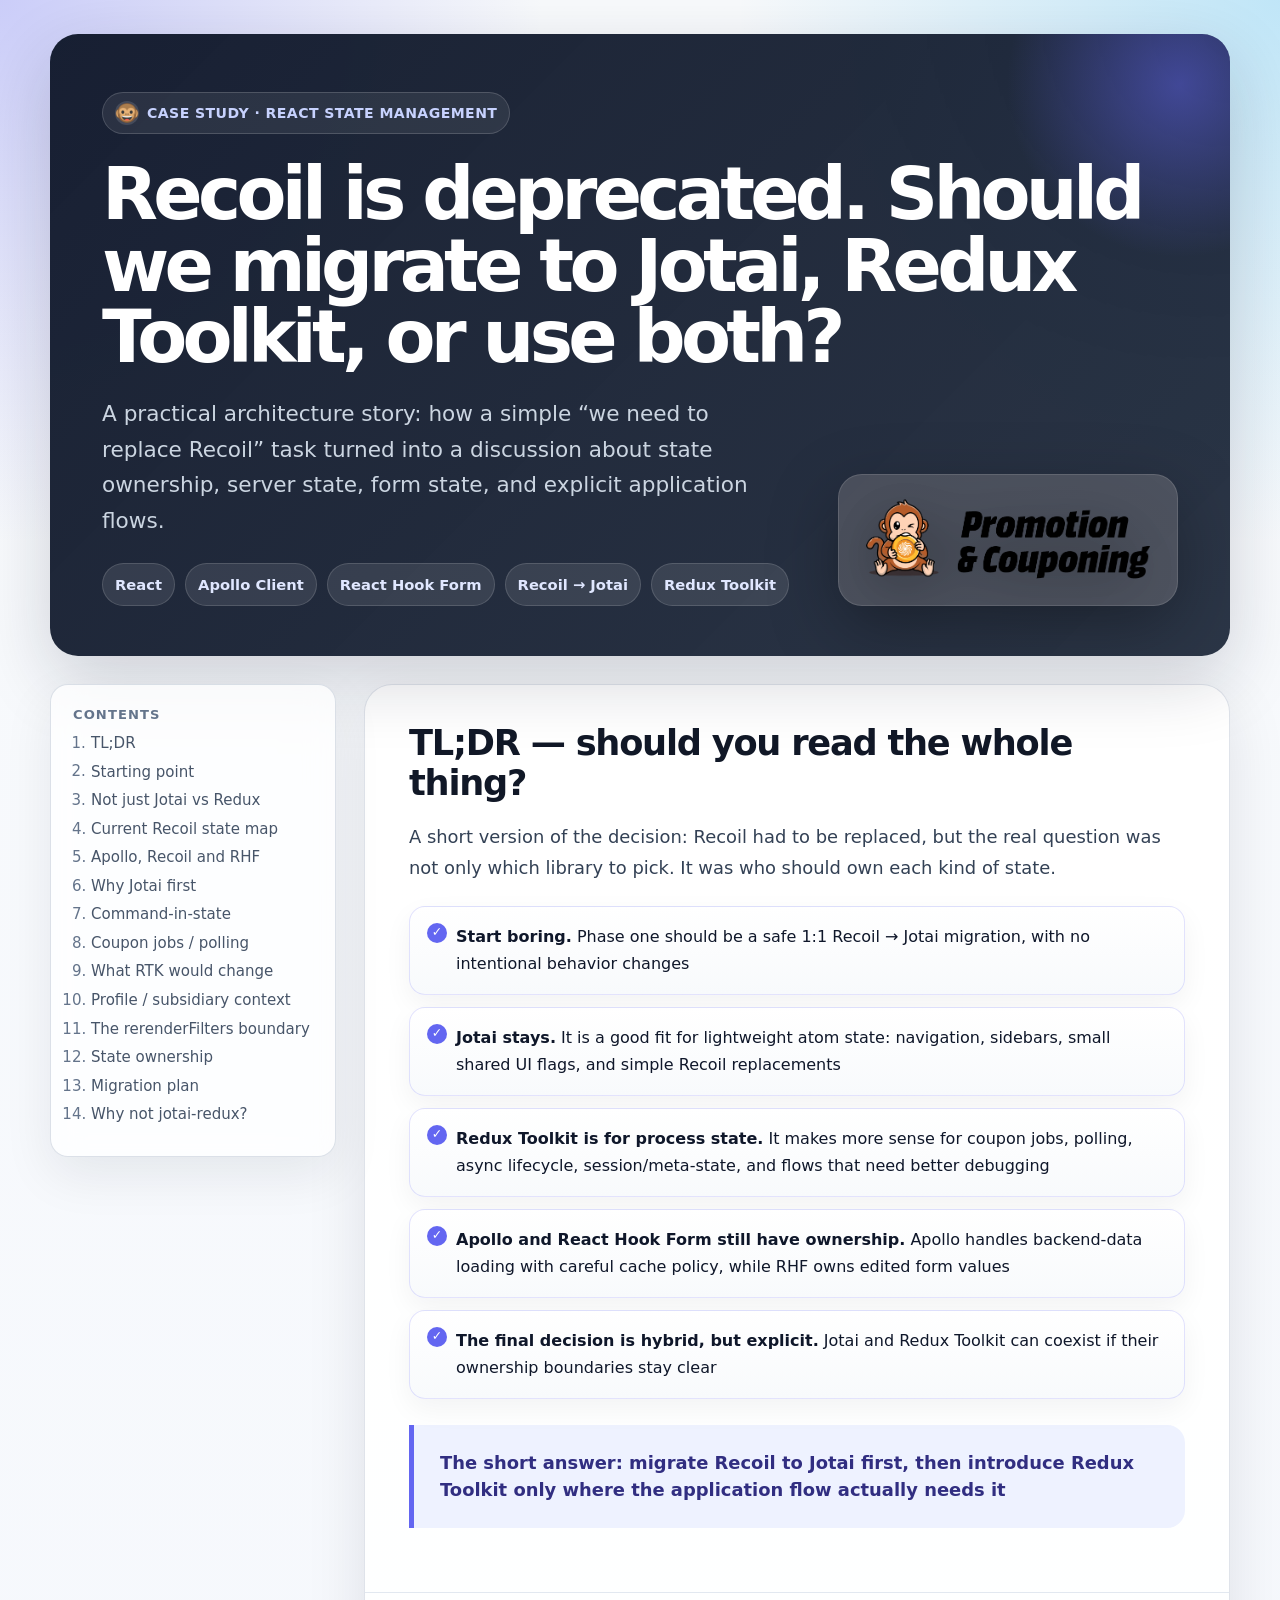
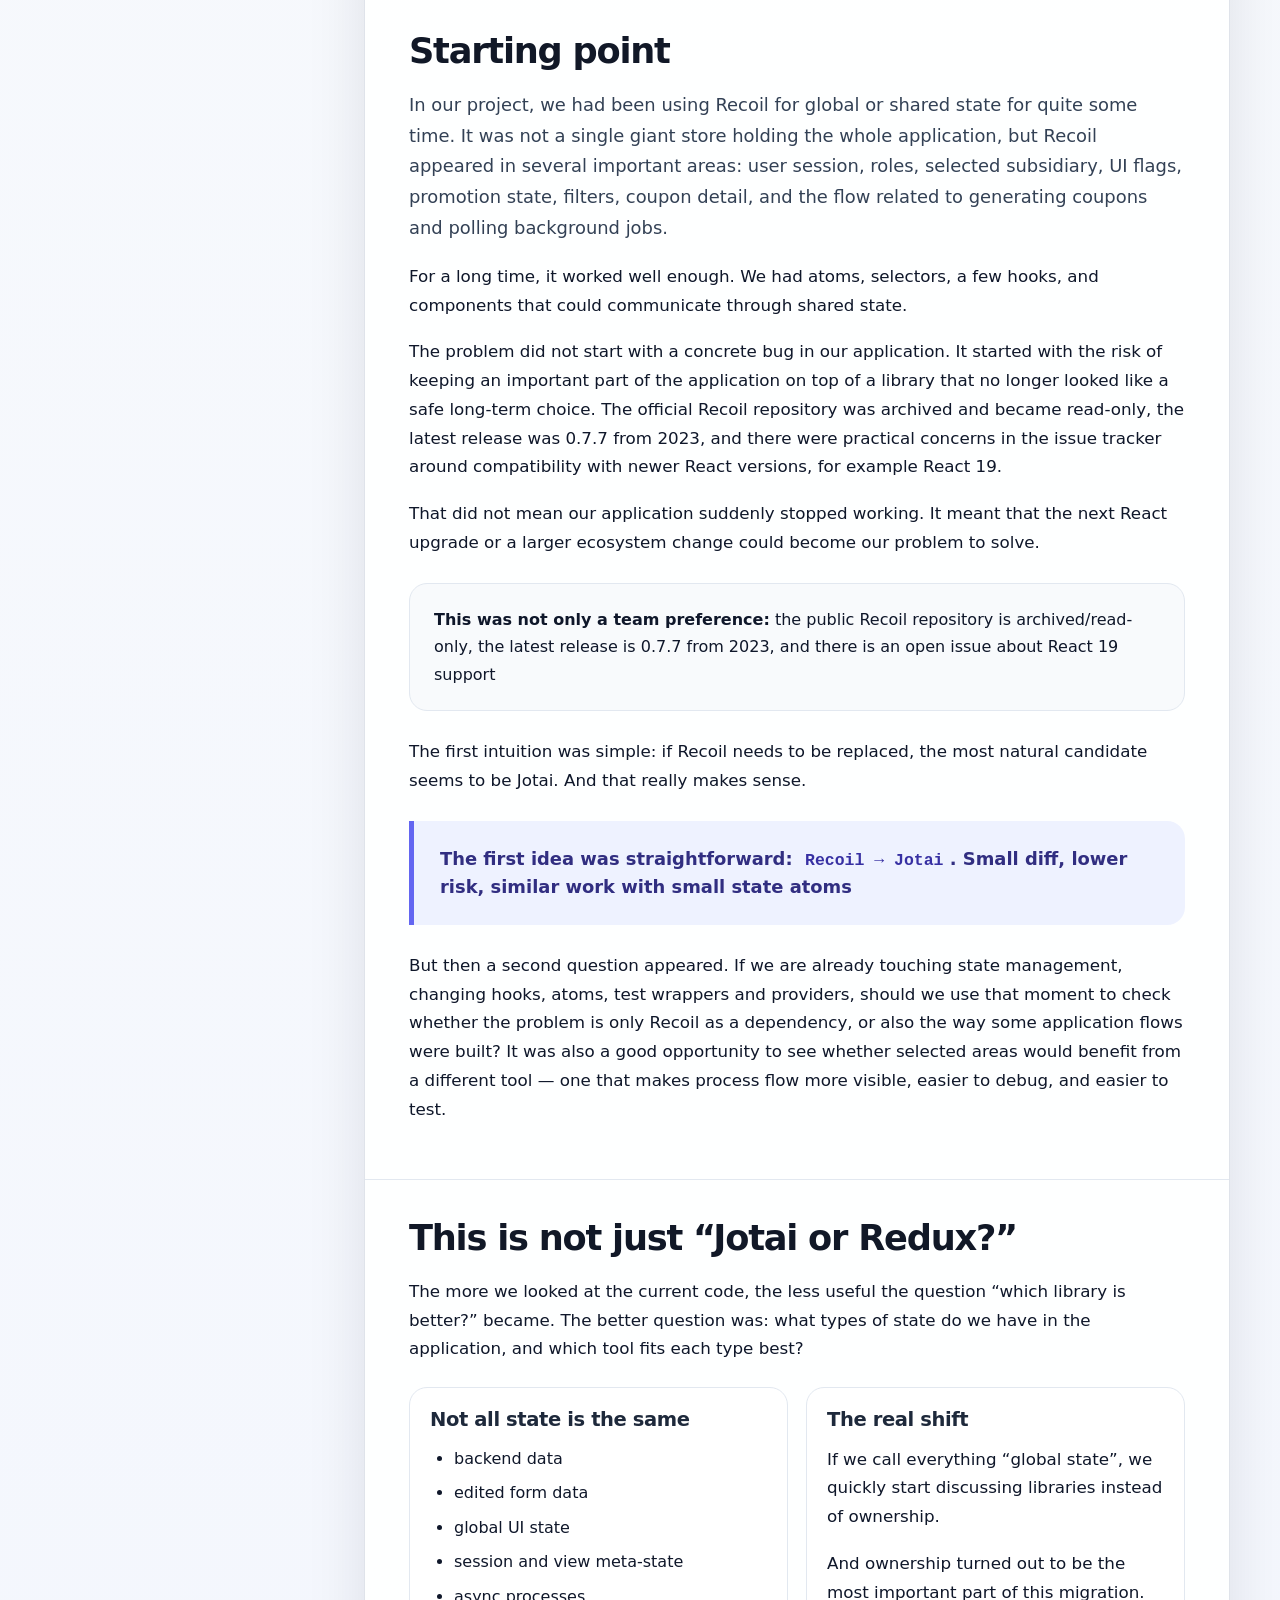
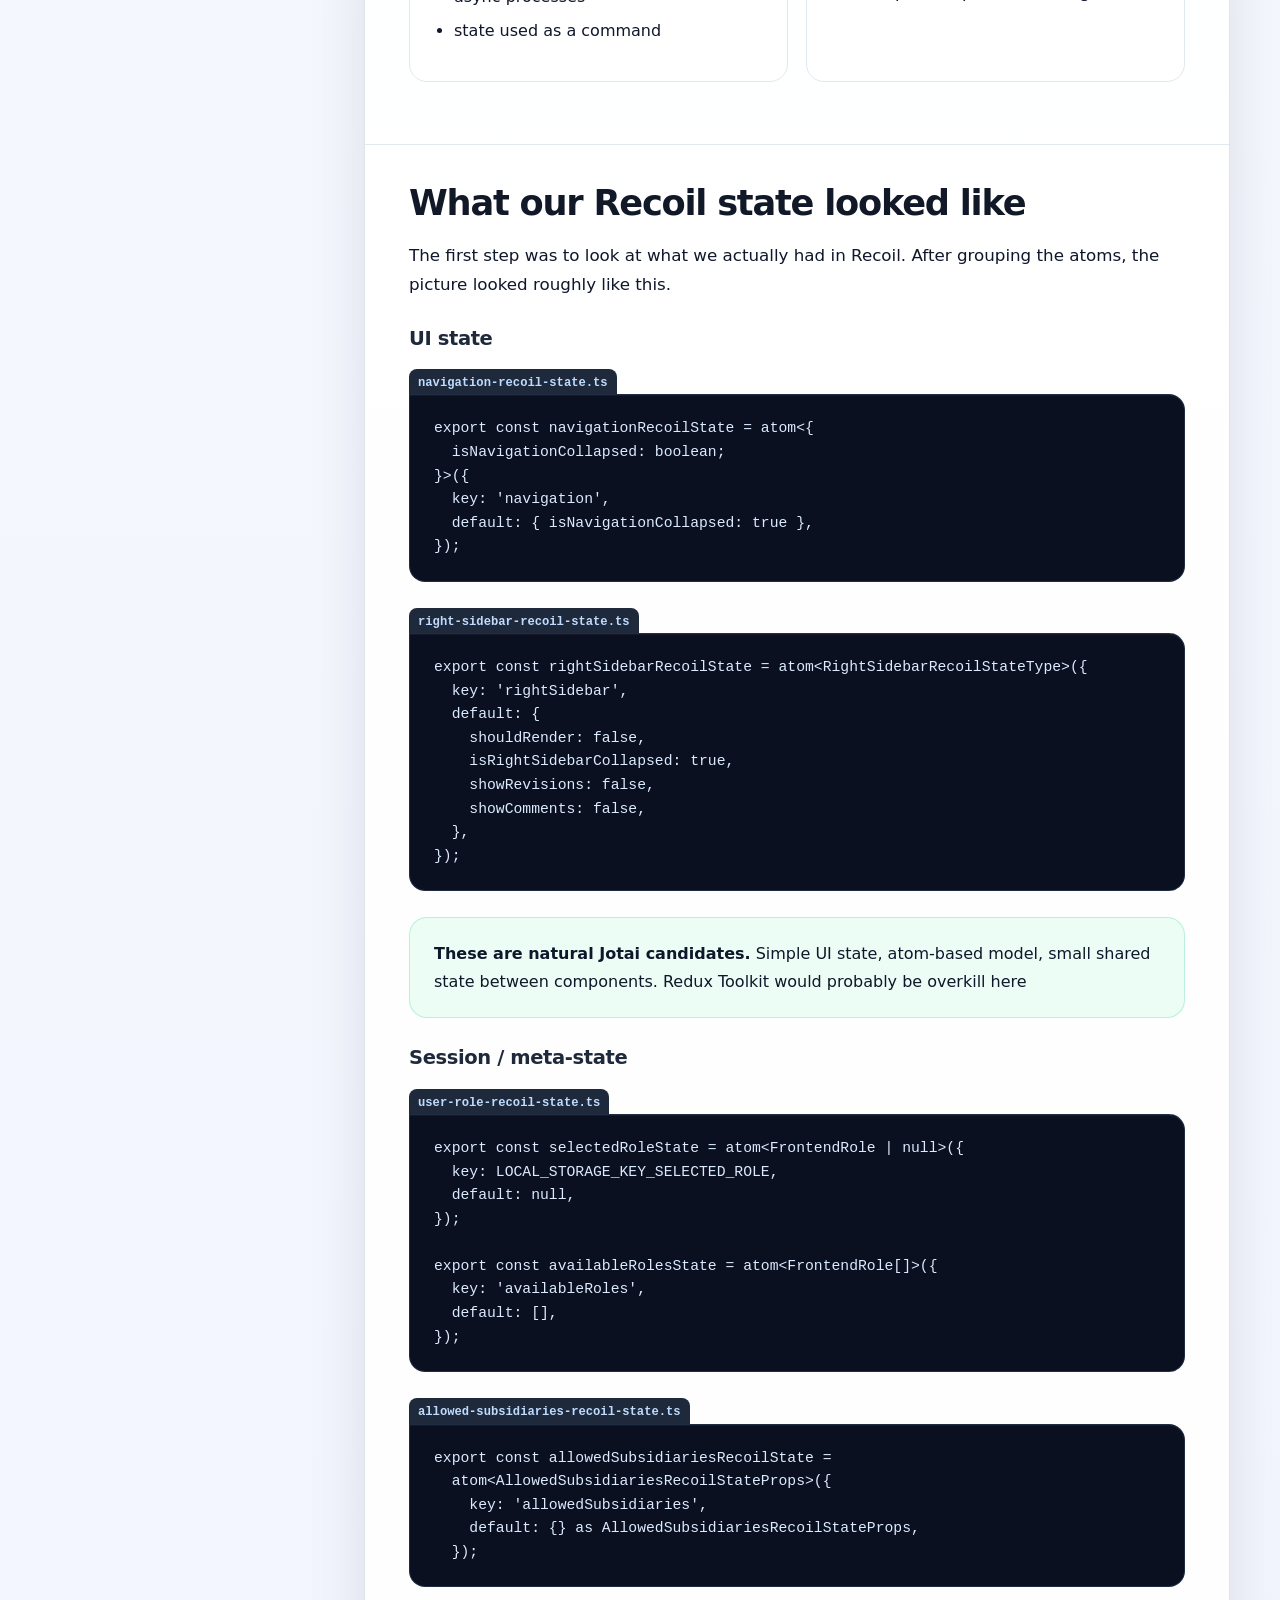
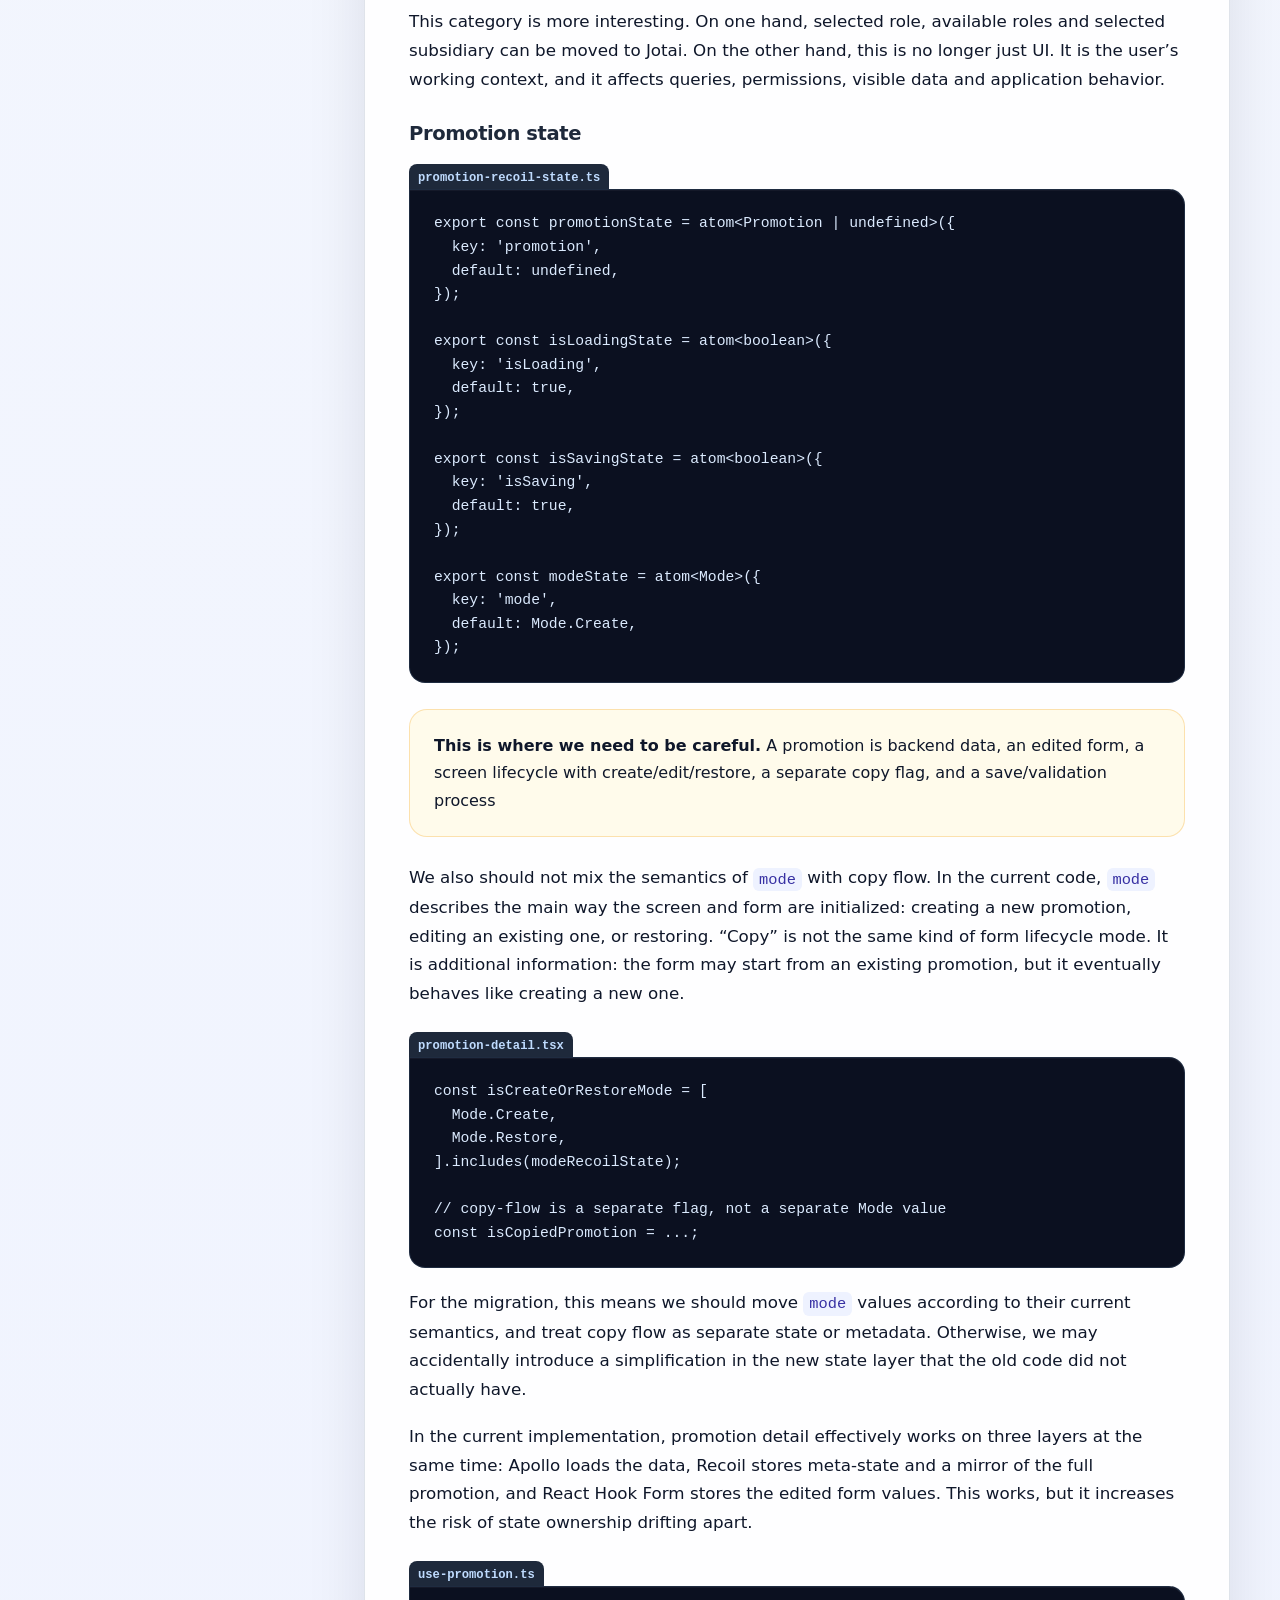
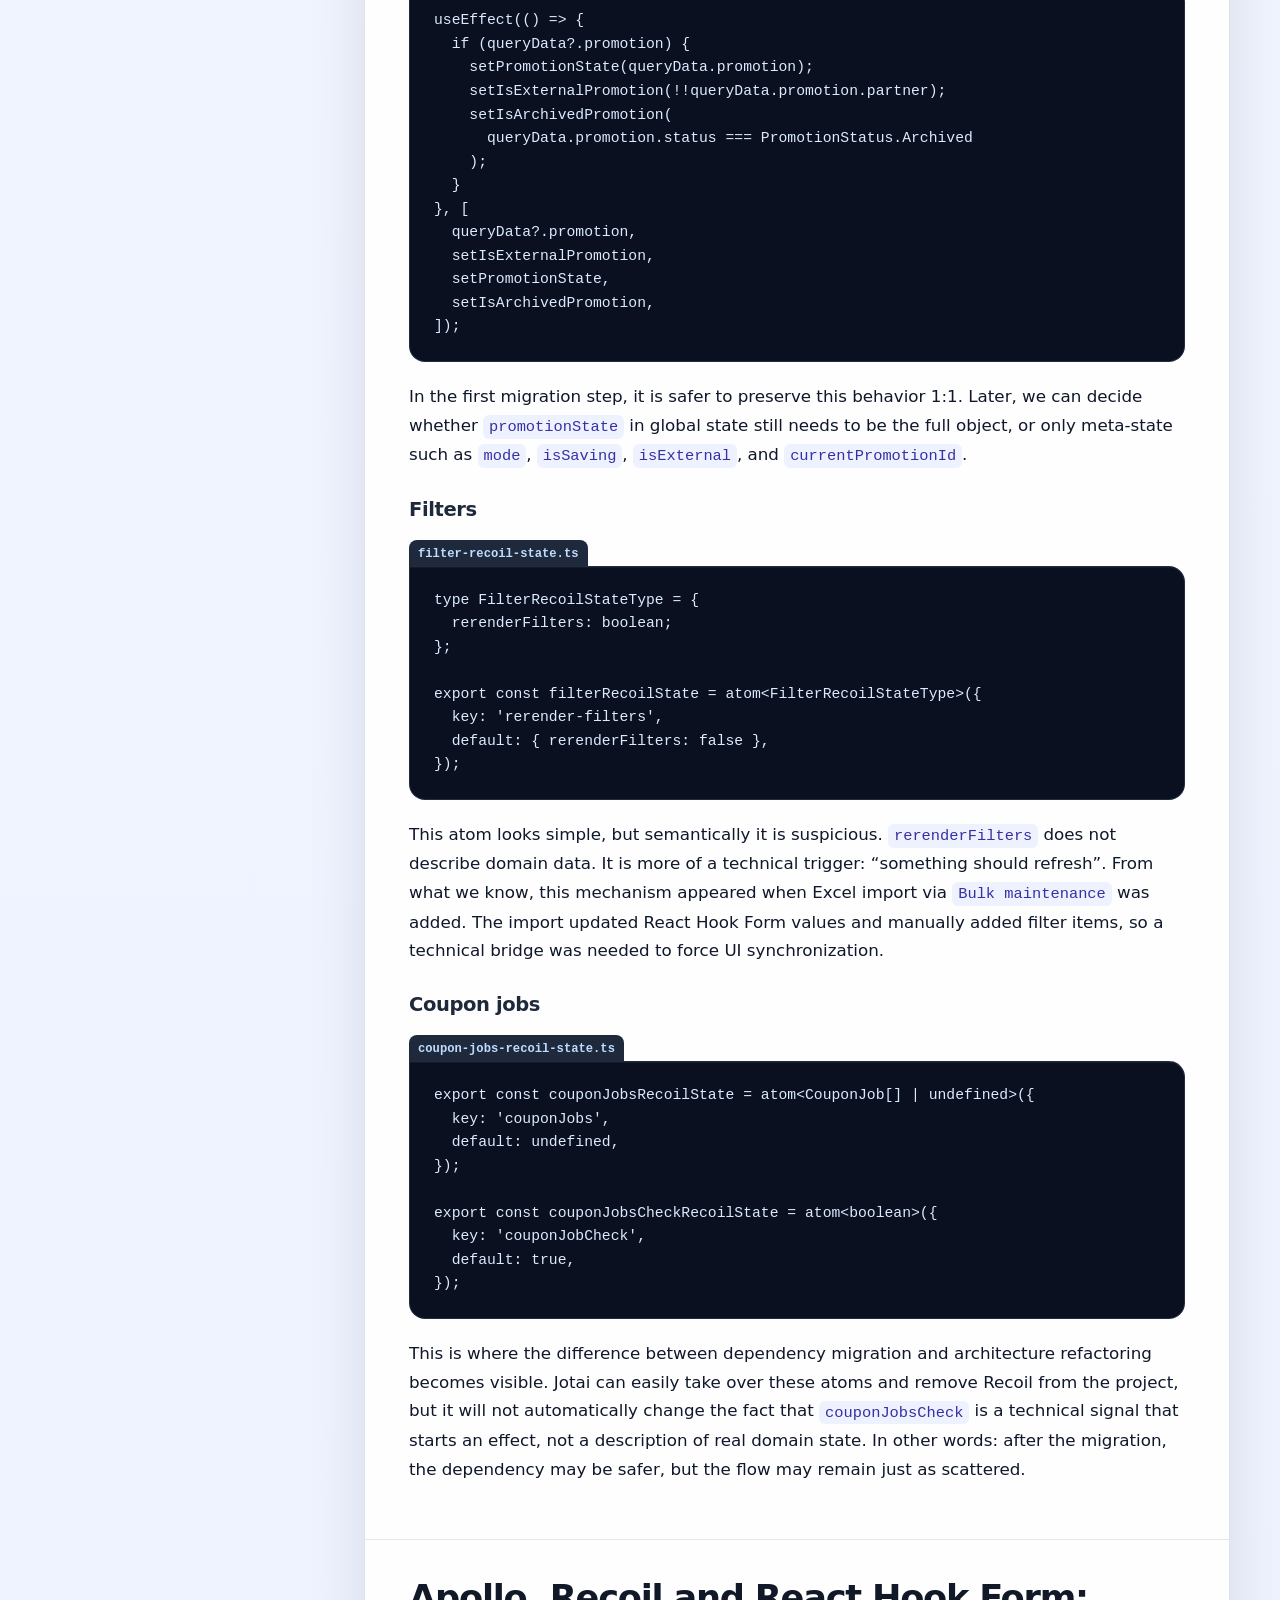
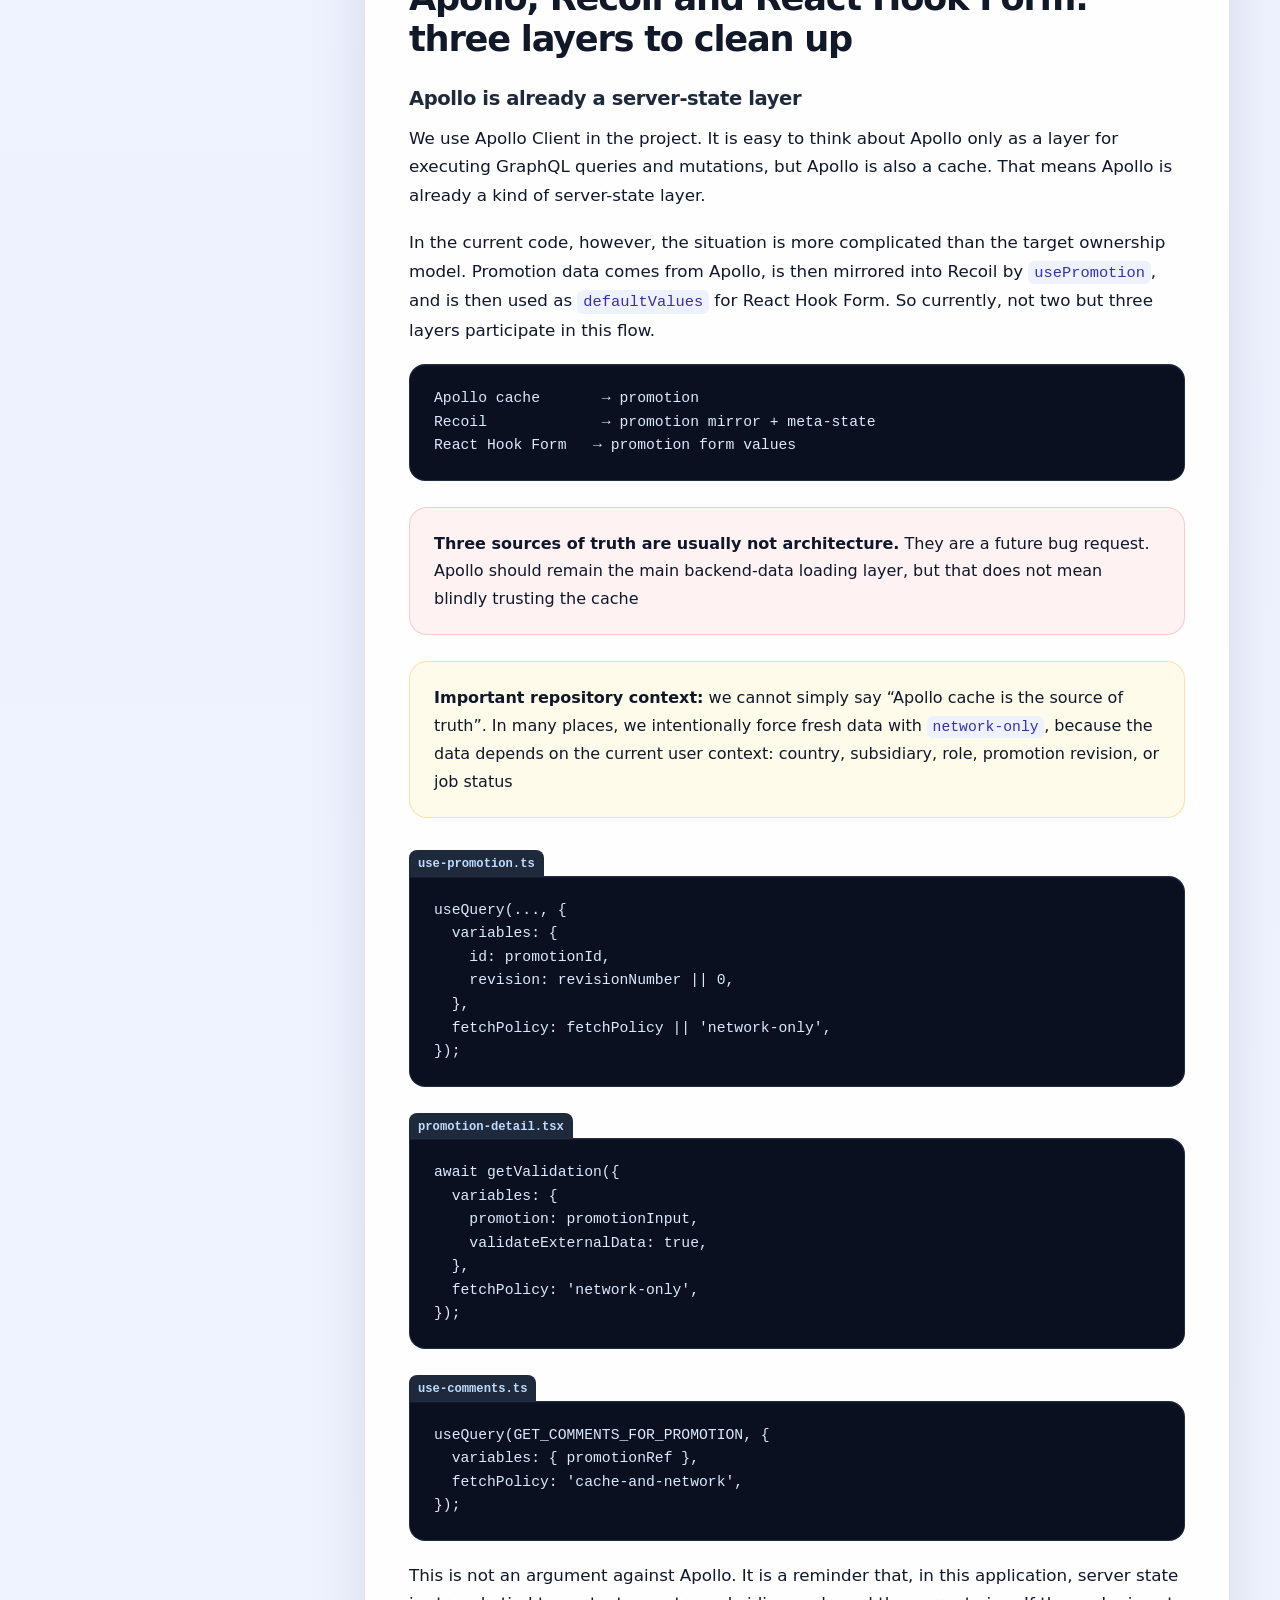
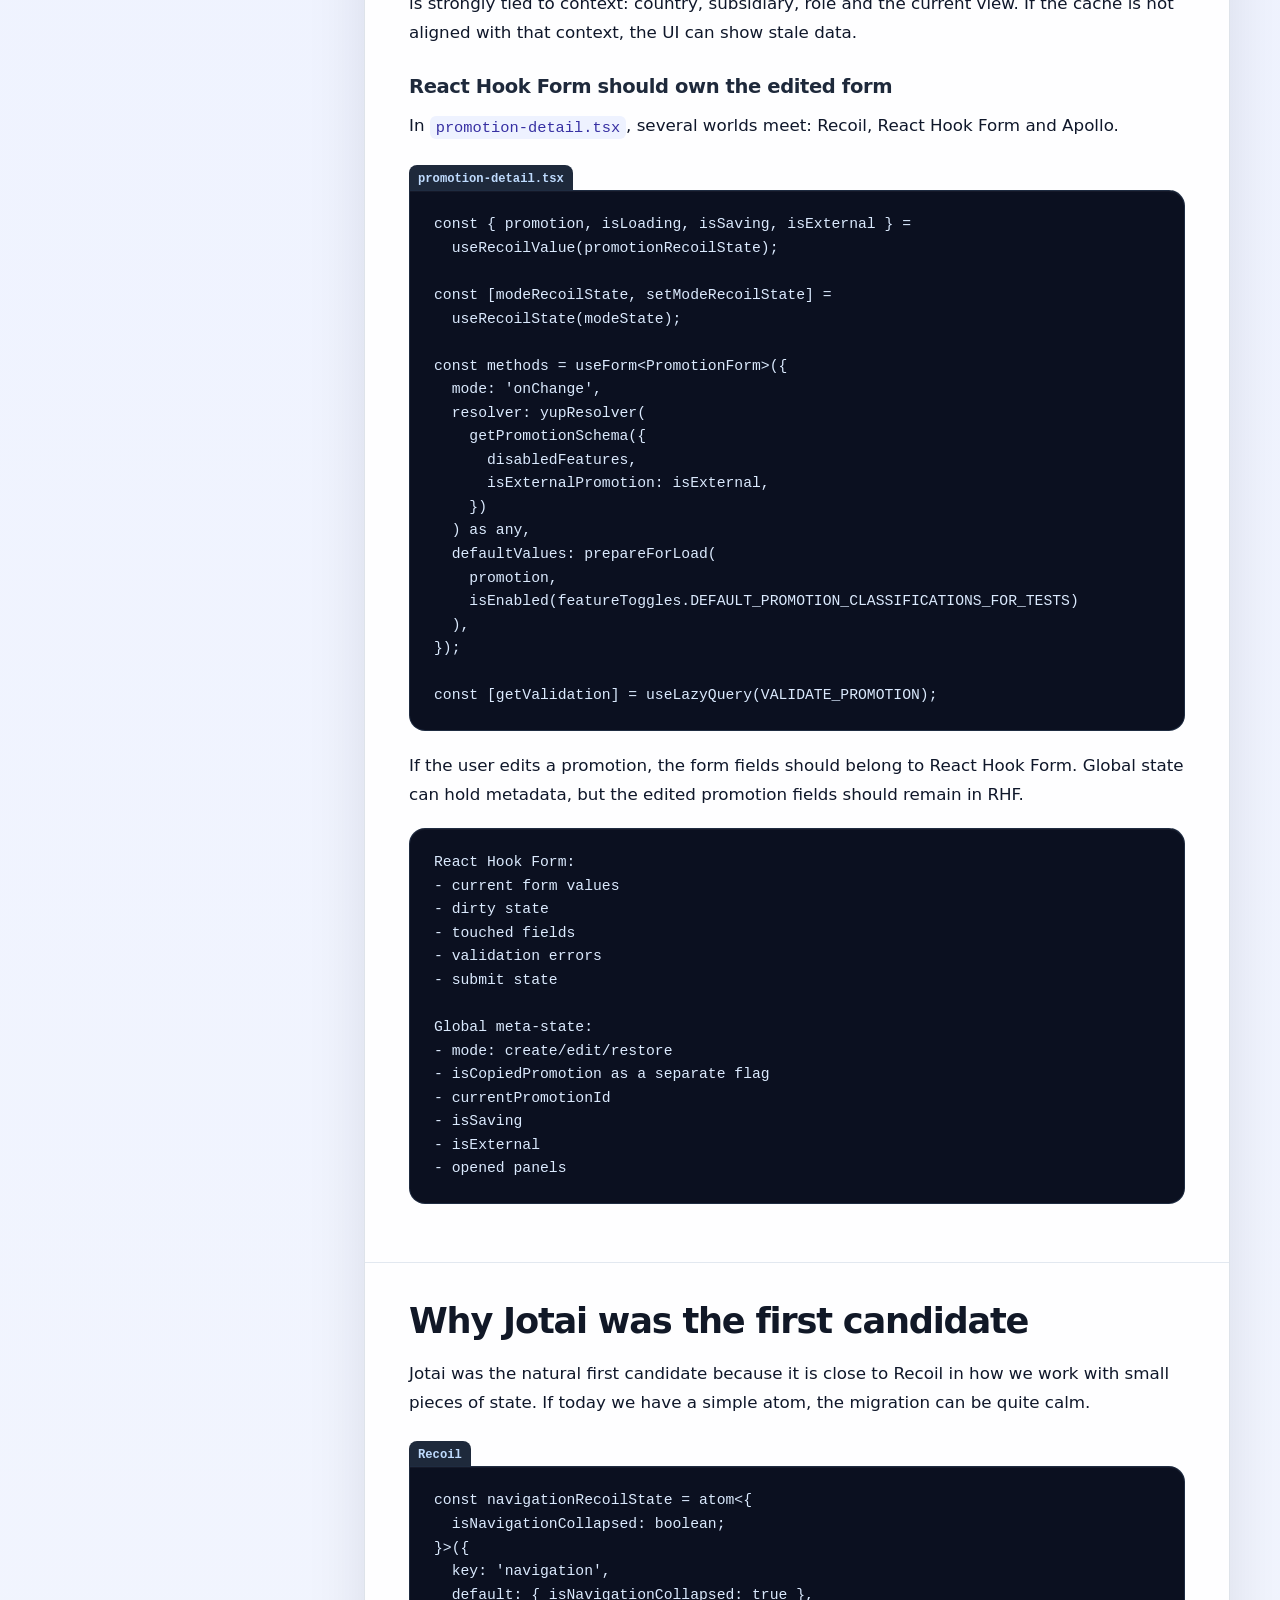
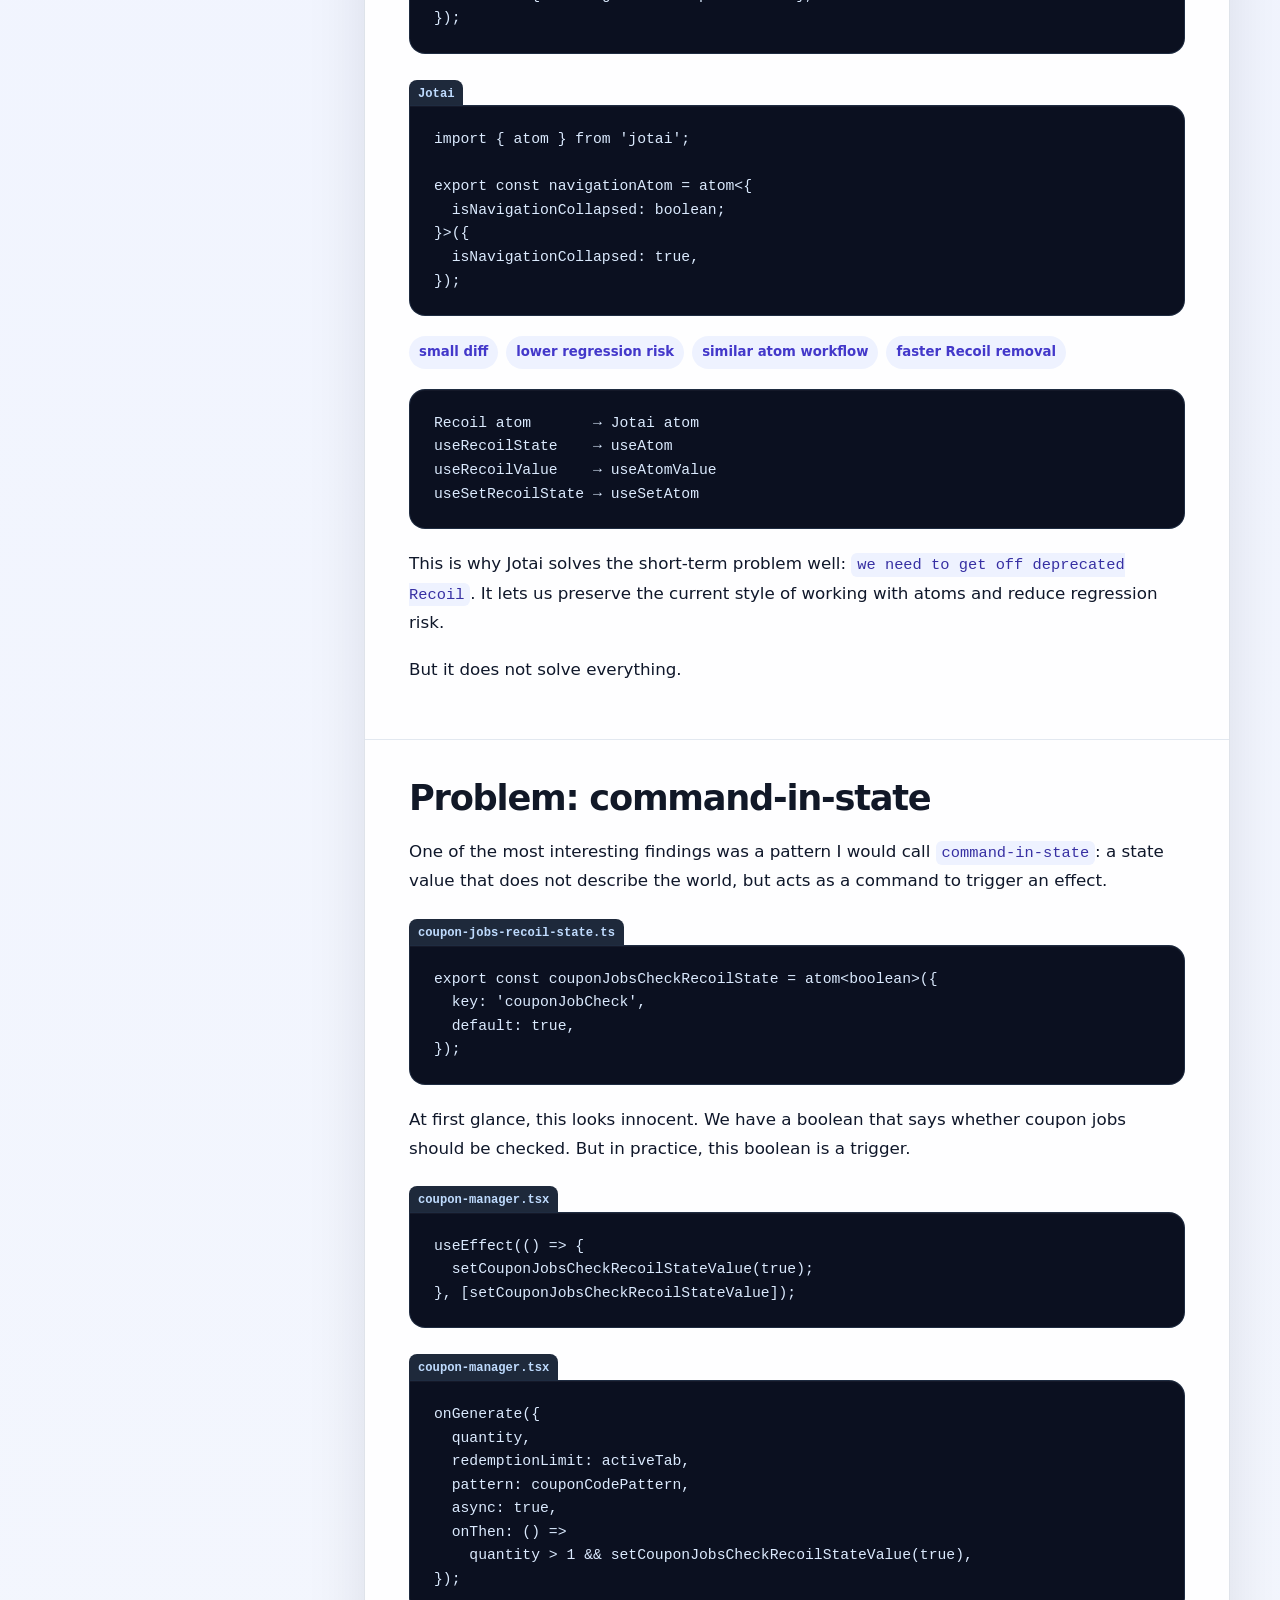
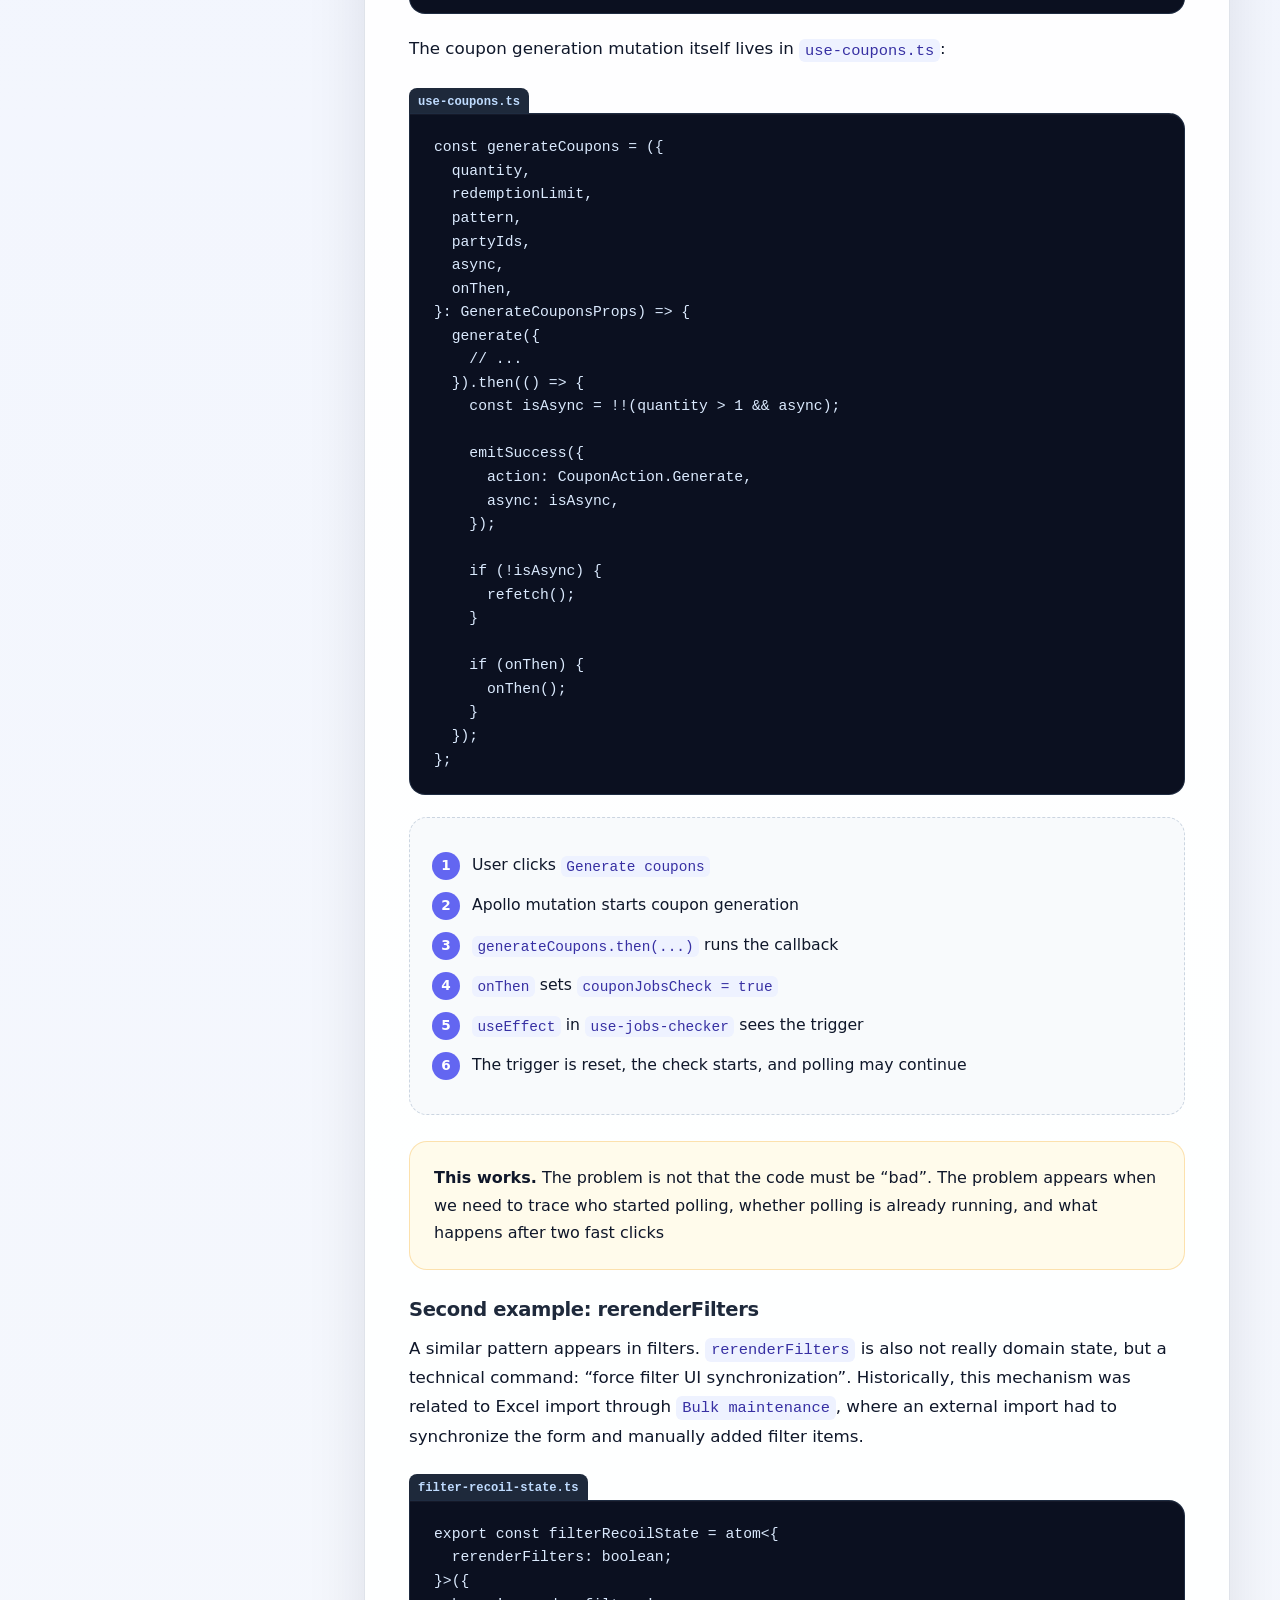
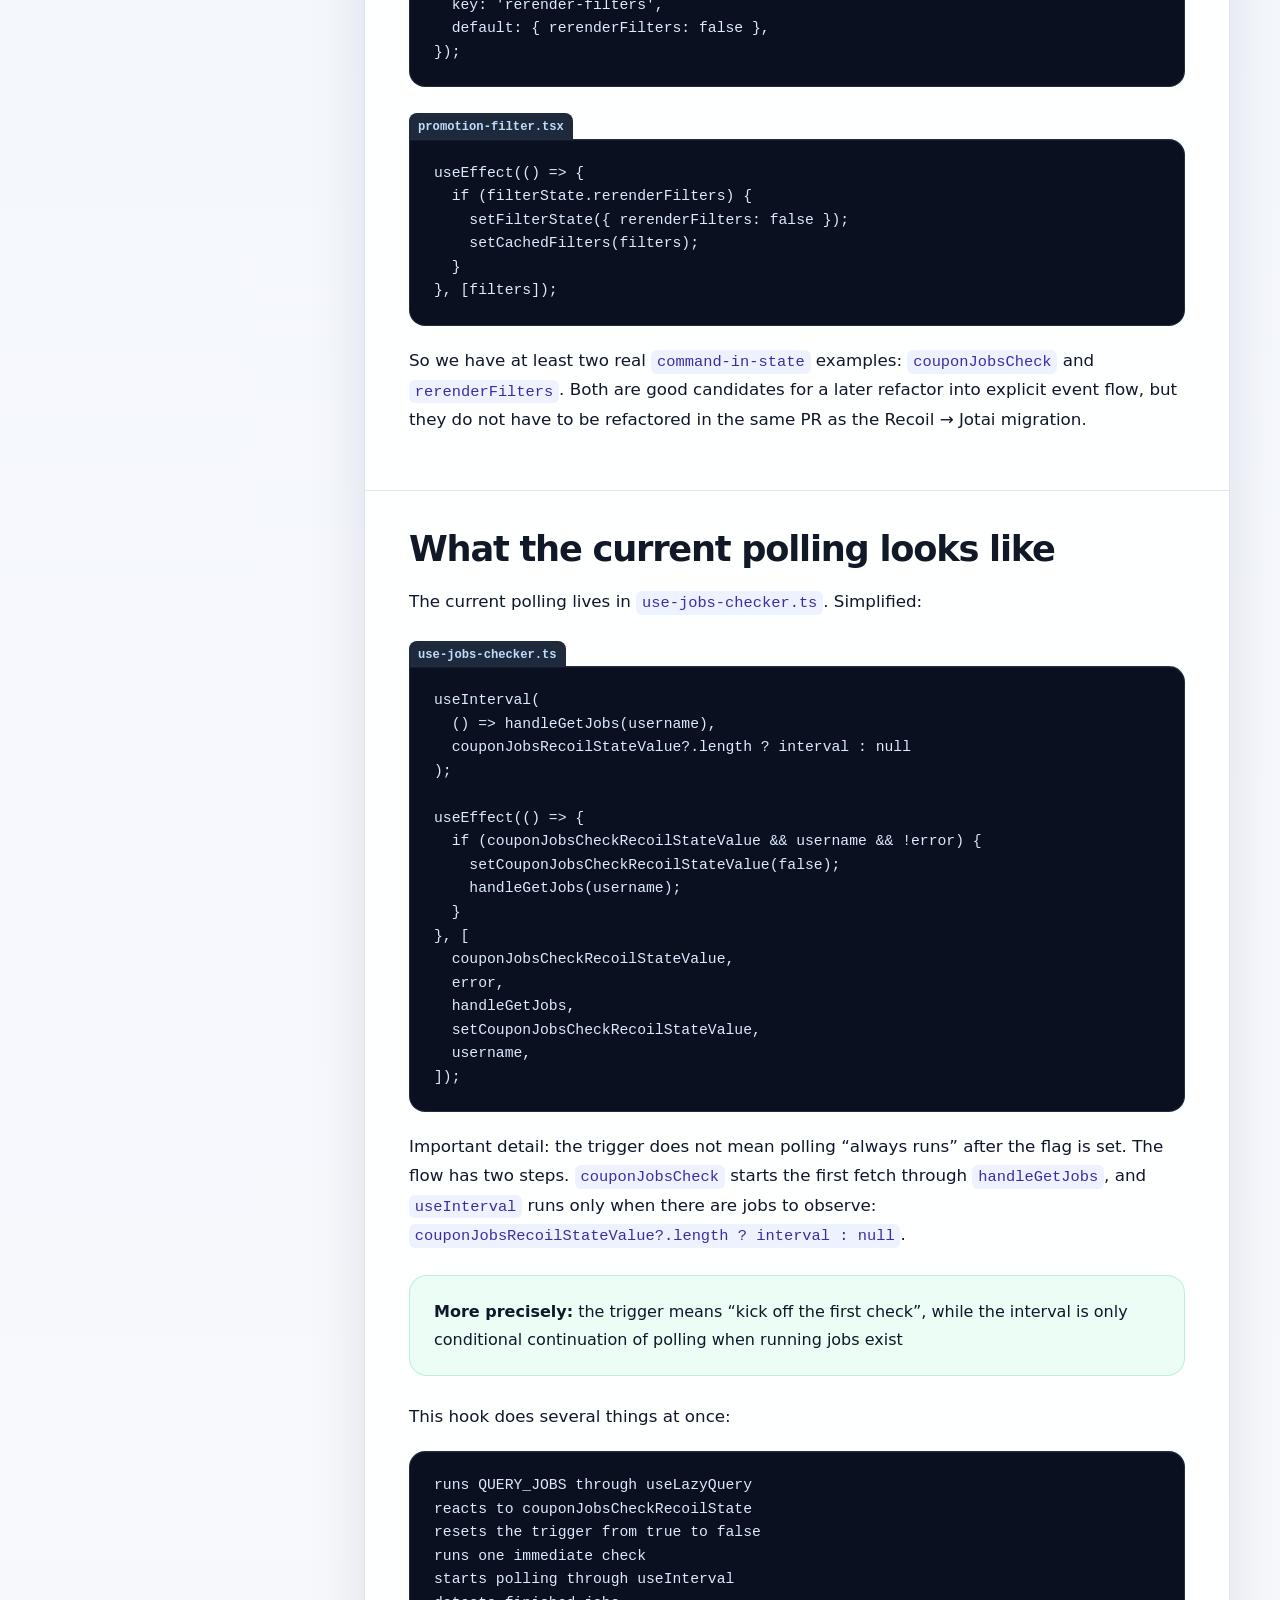
<file: index.html>
<!doctype html>
<html lang="en">
<head>
  <meta charset="utf-8" />
  <meta name="viewport" content="width=device-width, initial-scale=1" />
  <meta name="author" content="Grzegorz Kromkowski" />
  <meta name="description" content="A practical case study about replacing deprecated Recoil with Jotai and selectively introducing Redux Toolkit for explicit application flows." />
  <title>Recoil is deprecated. Should we migrate to Jotai, Redux Toolkit, or use both?</title>
  <link rel="icon" type="image/x-icon" href="./images/favicon.ico" />
  <link rel="stylesheet" href="./style.css?v=1.0" />

  <!-- jotai-redux docs: atomWithStore creates an atom from a Redux store and is two-way binding. -->
  <link rel="next" href="./part2/" />
</head>
<body>
  <main class="page">
    <header class="hero">
      <div class="hero-inner">
        <div class="eyebrow"><img class="eyebrow-icon" src="./images/mascot-icon.png" alt="" /> Case study · React state management</div>
        <h1>Recoil is deprecated. Should we migrate to Jotai, Redux Toolkit, or use both?</h1>
        <p class="lead">A practical architecture story: how a simple “we need to replace Recoil” task turned into a discussion about state ownership, server state, form state, and explicit application flows.</p>
        <div class="meta-row"><span class="pill">React</span><span class="pill">Apollo Client</span><span class="pill">React Hook Form</span><span class="pill">Recoil → Jotai</span><span class="pill">Redux Toolkit</span></div>
      </div>
      <div class="hero-logo-panel" aria-label="Team logo"><img class="team-logo" src="./images/team-mascot-logo.png" alt="Team mascot logo" /></div>
    </header>
    <div class="layout">
      <aside class="toc" aria-label="Table of contents"><h2>Contents</h2><ol>
          <li><a href="#tldr">TL;DR</a></li><li><a href="#intro">Starting point</a></li><li><a href="#question">Not just Jotai vs Redux</a></li><li><a href="#recoil-map">Current Recoil state map</a></li><li><a href="#apollo-rhf">Apollo, Recoil and RHF</a></li><li><a href="#jotai">Why Jotai first</a></li><li><a href="#command">Command-in-state</a></li><li><a href="#polling">Coupon jobs / polling</a></li><li><a href="#redux">What RTK would change</a></li><li><a href="#profile">Profile / subsidiary context</a></li><li><a href="#filters">The rerenderFilters boundary</a></li><li><a href="#ownership">State ownership</a></li><li><a href="#plan">Migration plan</a></li><li><a href="#jotai-redux">Why not jotai-redux?</a></li>
          </ol></aside>
      <article class="article-card">
        <section id="tldr">
          <h2>TL;DR — should you read the whole thing?</h2>
          <p class="intro">
            A short version of the decision: Recoil had to be replaced, but the real question was not only which library to pick. It was who should own each kind of state.
          </p>

          <ul class="tldr-list">
            <li>
              <strong>Start boring.</strong>
              Phase one should be a safe 1:1 Recoil → Jotai migration, with no intentional behavior changes
            </li>
            <li>
              <strong>Jotai stays.</strong>
              It is a good fit for lightweight atom state: navigation, sidebars, small shared UI flags, and simple Recoil replacements
            </li>
            <li>
              <strong>Redux Toolkit is for process state.</strong>
              It makes more sense for coupon jobs, polling, async lifecycle, session/meta-state, and flows that need better debugging
            </li>
            <li>
              <strong>Apollo and React Hook Form still have ownership.</strong>
              Apollo handles backend-data loading with careful cache policy, while RHF owns edited form values
            </li>
            <li>
              <strong>The final decision is hybrid, but explicit.</strong>
              Jotai and Redux Toolkit can coexist if their ownership boundaries stay clear
            </li>
          </ul>

          <div class="quote">
            The short answer: migrate Recoil to Jotai first, then introduce Redux Toolkit only where the application flow actually needs it
          </div>
        </section>



        <section id="intro"><h2>Starting point</h2><p class="intro">In our project, we had been using Recoil for global or shared state for quite some time. It was not a single giant store holding the whole application, but Recoil appeared in several important areas: user session, roles, selected subsidiary, UI flags, promotion state, filters, coupon detail, and the flow related to generating coupons and polling background jobs.</p><p>For a long time, it worked well enough. We had atoms, selectors, a few hooks, and components that could communicate through shared state.</p><p>The problem did not start with a concrete bug in our application. It started with the risk of keeping an important part of the application on top of a library that no longer looked like a safe long-term choice. The official Recoil repository was archived and became read-only, the latest release was 0.7.7 from 2023, and there were practical concerns in the issue tracker around compatibility with newer React versions, for example React 19.</p><p>That did not mean our application suddenly stopped working. It meant that the next React upgrade or a larger ecosystem change could become our problem to solve.</p><div class="callout"><strong>This was not only a team preference:</strong> the public Recoil repository is archived/read-only, the latest release is 0.7.7 from 2023, and there is an open issue about React 19 support</div><p>The first intuition was simple: if Recoil needs to be replaced, the most natural candidate seems to be Jotai. And that really makes sense.</p><div class="quote">The first idea was straightforward: <code>Recoil → Jotai</code>. Small diff, lower risk, similar work with small state atoms</div><p>But then a second question appeared. If we are already touching state management, changing hooks, atoms, test wrappers and providers, should we use that moment to check whether the problem is only Recoil as a dependency, or also the way some application flows were built? It was also a good opportunity to see whether selected areas would benefit from a different tool — one that makes process flow more visible, easier to debug, and easier to test.</p></section>
        <section id="question"><h2>This is not just “Jotai or Redux?”</h2><p>The more we looked at the current code, the less useful the question “which library is better?” became. The better question was: what types of state do we have in the application, and which tool fits each type best?</p><div class="split"><div class="mini-card"><h3>Not all state is the same</h3><ul><li>backend data</li><li>edited form data</li><li>global UI state</li><li>session and view meta-state</li><li>async processes</li><li>state used as a command</li></ul></div><div class="mini-card"><h3>The real shift</h3><p>If we call everything “global state”, we quickly start discussing libraries instead of ownership.</p><p>And ownership turned out to be the most important part of this migration.</p></div></div></section>
        <section id="recoil-map"><h2>What our Recoil state looked like</h2><p>The first step was to look at what we actually had in Recoil. After grouping the atoms, the picture looked roughly like this.</p><h3>UI state</h3><span class="code-label">navigation-recoil-state.ts</span><pre><code>export const navigationRecoilState = atom&lt;{
  isNavigationCollapsed: boolean;
}&gt;({
  key: 'navigation',
  default: { isNavigationCollapsed: true },
});</code></pre><span class="code-label">right-sidebar-recoil-state.ts</span><pre><code>export const rightSidebarRecoilState = atom&lt;RightSidebarRecoilStateType&gt;({
  key: 'rightSidebar',
  default: {
    shouldRender: false,
    isRightSidebarCollapsed: true,
    showRevisions: false,
    showComments: false,
  },
});</code></pre><div class="callout success"><strong>These are natural Jotai candidates.</strong> Simple UI state, atom-based model, small shared state between components. Redux Toolkit would probably be overkill here</div><h3>Session / meta-state</h3><span class="code-label">user-role-recoil-state.ts</span><pre><code>export const selectedRoleState = atom&lt;FrontendRole | null&gt;({
  key: LOCAL_STORAGE_KEY_SELECTED_ROLE,
  default: null,
});

export const availableRolesState = atom&lt;FrontendRole[]&gt;({
  key: 'availableRoles',
  default: [],
});</code></pre><span class="code-label">allowed-subsidiaries-recoil-state.ts</span><pre><code>export const allowedSubsidiariesRecoilState =
  atom&lt;AllowedSubsidiariesRecoilStateProps&gt;({
    key: 'allowedSubsidiaries',
    default: {} as AllowedSubsidiariesRecoilStateProps,
  });</code></pre><p>This category is more interesting. On one hand, selected role, available roles and selected subsidiary can be moved to Jotai. On the other hand, this is no longer just UI. It is the user’s working context, and it affects queries, permissions, visible data and application behavior.</p><h3>Promotion state</h3><span class="code-label">promotion-recoil-state.ts</span><pre><code>export const promotionState = atom&lt;Promotion | undefined&gt;({
  key: 'promotion',
  default: undefined,
});

export const isLoadingState = atom&lt;boolean&gt;({
  key: 'isLoading',
  default: true,
});

export const isSavingState = atom&lt;boolean&gt;({
  key: 'isSaving',
  default: true,
});

export const modeState = atom&lt;Mode&gt;({
  key: 'mode',
  default: Mode.Create,
});</code></pre><div class="callout warning"><strong>This is where we need to be careful.</strong> A promotion is backend data, an edited form, a screen lifecycle with create/edit/restore, a separate copy flag, and a save/validation process</div><p>We also should not mix the semantics of <code>mode</code> with copy flow. In the current code, <code>mode</code> describes the main way the screen and form are initialized: creating a new promotion, editing an existing one, or restoring. “Copy” is not the same kind of form lifecycle mode. It is additional information: the form may start from an existing promotion, but it eventually behaves like creating a new one.</p><span class="code-label">promotion-detail.tsx</span><pre><code>const isCreateOrRestoreMode = [
  Mode.Create,
  Mode.Restore,
].includes(modeRecoilState);

// copy-flow is a separate flag, not a separate Mode value
const isCopiedPromotion = ...;</code></pre><p>For the migration, this means we should move <code>mode</code> values according to their current semantics, and treat copy flow as separate state or metadata. Otherwise, we may accidentally introduce a simplification in the new state layer that the old code did not actually have.</p><p>In the current implementation, promotion detail effectively works on three layers at the same time: Apollo loads the data, Recoil stores meta-state and a mirror of the full promotion, and React Hook Form stores the edited form values. This works, but it increases the risk of state ownership drifting apart.</p><span class="code-label">use-promotion.ts</span><pre><code>useEffect(() => {
  if (queryData?.promotion) {
    setPromotionState(queryData.promotion);
    setIsExternalPromotion(!!queryData.promotion.partner);
    setIsArchivedPromotion(
      queryData.promotion.status === PromotionStatus.Archived
    );
  }
}, [
  queryData?.promotion,
  setIsExternalPromotion,
  setPromotionState,
  setIsArchivedPromotion,
]);</code></pre><p>In the first migration step, it is safer to preserve this behavior 1:1. Later, we can decide whether <code>promotionState</code> in global state still needs to be the full object, or only meta-state such as <code>mode</code>, <code>isSaving</code>, <code>isExternal</code>, and <code>currentPromotionId</code>.</p><h3>Filters</h3><span class="code-label">filter-recoil-state.ts</span><pre><code>type FilterRecoilStateType = {
  rerenderFilters: boolean;
};

export const filterRecoilState = atom&lt;FilterRecoilStateType&gt;({
  key: 'rerender-filters',
  default: { rerenderFilters: false },
});</code></pre><p>This atom looks simple, but semantically it is suspicious. <code>rerenderFilters</code> does not describe domain data. It is more of a technical trigger: “something should refresh”. From what we know, this mechanism appeared when Excel import via <code>Bulk maintenance</code> was added. The import updated React Hook Form values and manually added filter items, so a technical bridge was needed to force UI synchronization.</p><h3>Coupon jobs</h3><span class="code-label">coupon-jobs-recoil-state.ts</span><pre><code>export const couponJobsRecoilState = atom&lt;CouponJob[] | undefined&gt;({
  key: 'couponJobs',
  default: undefined,
});

export const couponJobsCheckRecoilState = atom&lt;boolean&gt;({
  key: 'couponJobCheck',
  default: true,
});</code></pre><p>This is where the difference between dependency migration and architecture refactoring becomes visible. Jotai can easily take over these atoms and remove Recoil from the project, but it will not automatically change the fact that <code>couponJobsCheck</code> is a technical signal that starts an effect, not a description of real domain state. In other words: after the migration, the dependency may be safer, but the flow may remain just as scattered.</p></section>
        <section id="apollo-rhf"><h2>Apollo, Recoil and React Hook Form: three layers to clean up</h2><h3>Apollo is already a server-state layer</h3><p>We use Apollo Client in the project. It is easy to think about Apollo only as a layer for executing GraphQL queries and mutations, but Apollo is also a cache. That means Apollo is already a kind of server-state layer.</p><p>In the current code, however, the situation is more complicated than the target ownership model. Promotion data comes from Apollo, is then mirrored into Recoil by <code>usePromotion</code>, and is then used as <code>defaultValues</code> for React Hook Form. So currently, not two but three layers participate in this flow.</p><pre><code>Apollo cache       → promotion
Recoil             → promotion mirror + meta-state
React Hook Form   → promotion form values</code></pre><div class="callout danger"><strong>Three sources of truth are usually not architecture.</strong> They are a future bug request. Apollo should remain the main backend-data loading layer, but that does not mean blindly trusting the cache</div><div class="callout warning"><strong>Important repository context:</strong> we cannot simply say “Apollo cache is the source of truth”. In many places, we intentionally force fresh data with <code>network-only</code>, because the data depends on the current user context: country, subsidiary, role, promotion revision, or job status</div><span class="code-label">use-promotion.ts</span><pre><code>useQuery(..., {
  variables: {
    id: promotionId,
    revision: revisionNumber || 0,
  },
  fetchPolicy: fetchPolicy || 'network-only',
});</code></pre><span class="code-label">promotion-detail.tsx</span><pre><code>await getValidation({
  variables: {
    promotion: promotionInput,
    validateExternalData: true,
  },
  fetchPolicy: 'network-only',
});</code></pre><span class="code-label">use-comments.ts</span><pre><code>useQuery(GET_COMMENTS_FOR_PROMOTION, {
  variables: { promotionRef },
  fetchPolicy: 'cache-and-network',
});</code></pre><p>This is not an argument against Apollo. It is a reminder that, in this application, server state is strongly tied to context: country, subsidiary, role and the current view. If the cache is not aligned with that context, the UI can show stale data.</p><h3>React Hook Form should own the edited form</h3><p>In <code>promotion-detail.tsx</code>, several worlds meet: Recoil, React Hook Form and Apollo.</p><span class="code-label">promotion-detail.tsx</span><pre><code>const { promotion, isLoading, isSaving, isExternal } =
  useRecoilValue(promotionRecoilState);

const [modeRecoilState, setModeRecoilState] =
  useRecoilState(modeState);

const methods = useForm&lt;PromotionForm&gt;({
  mode: 'onChange',
  resolver: yupResolver(
    getPromotionSchema({
      disabledFeatures,
      isExternalPromotion: isExternal,
    })
  ) as any,
  defaultValues: prepareForLoad(
    promotion,
    isEnabled(featureToggles.DEFAULT_PROMOTION_CLASSIFICATIONS_FOR_TESTS)
  ),
});

const [getValidation] = useLazyQuery(VALIDATE_PROMOTION);</code></pre><p>If the user edits a promotion, the form fields should belong to React Hook Form. Global state can hold metadata, but the edited promotion fields should remain in RHF.</p><pre><code>React Hook Form:
- current form values
- dirty state
- touched fields
- validation errors
- submit state

Global meta-state:
- mode: create/edit/restore
- isCopiedPromotion as a separate flag
- currentPromotionId
- isSaving
- isExternal
- opened panels</code></pre></section>
        <section id="jotai"><h2>Why Jotai was the first candidate</h2><p>Jotai was the natural first candidate because it is close to Recoil in how we work with small pieces of state. If today we have a simple atom, the migration can be quite calm.</p><span class="code-label">Recoil</span><pre><code>const navigationRecoilState = atom&lt;{
  isNavigationCollapsed: boolean;
}&gt;({
  key: 'navigation',
  default: { isNavigationCollapsed: true },
});</code></pre><span class="code-label">Jotai</span><pre><code>import { atom } from 'jotai';

export const navigationAtom = atom&lt;{
  isNavigationCollapsed: boolean;
}&gt;({
  isNavigationCollapsed: true,
});</code></pre><div class="tag-row"><span class="tag">small diff</span><span class="tag">lower regression risk</span><span class="tag">similar atom workflow</span><span class="tag">faster Recoil removal</span></div><pre><code>Recoil atom       → Jotai atom
useRecoilState    → useAtom
useRecoilValue    → useAtomValue
useSetRecoilState → useSetAtom</code></pre><p>This is why Jotai solves the short-term problem well: <code>we need to get off deprecated Recoil</code>. It lets us preserve the current style of working with atoms and reduce regression risk.</p><p>But it does not solve everything.</p></section>
        <section id="command"><h2>Problem: command-in-state</h2><p>One of the most interesting findings was a pattern I would call <code>command-in-state</code>: a state value that does not describe the world, but acts as a command to trigger an effect.</p><span class="code-label">coupon-jobs-recoil-state.ts</span><pre><code>export const couponJobsCheckRecoilState = atom&lt;boolean&gt;({
  key: 'couponJobCheck',
  default: true,
});</code></pre><p>At first glance, this looks innocent. We have a boolean that says whether coupon jobs should be checked. But in practice, this boolean is a trigger.</p><span class="code-label">coupon-manager.tsx</span><pre><code>useEffect(() => {
  setCouponJobsCheckRecoilStateValue(true);
}, [setCouponJobsCheckRecoilStateValue]);</code></pre><span class="code-label">coupon-manager.tsx</span><pre><code>onGenerate({
  quantity,
  redemptionLimit: activeTab,
  pattern: couponCodePattern,
  async: true,
  onThen: () =>
    quantity > 1 && setCouponJobsCheckRecoilStateValue(true),
});</code></pre><p>The coupon generation mutation itself lives in <code>use-coupons.ts</code>:</p><span class="code-label">use-coupons.ts</span><pre><code>const generateCoupons = ({
  quantity,
  redemptionLimit,
  pattern,
  partyIds,
  async,
  onThen,
}: GenerateCouponsProps) => {
  generate({
    // ...
  }).then(() => {
    const isAsync = !!(quantity > 1 && async);

    emitSuccess({
      action: CouponAction.Generate,
      async: isAsync,
    });

    if (!isAsync) {
      refetch();
    }

    if (onThen) {
      onThen();
    }
  });
};</code></pre><div class="flow"><div class="flow-step"><span>1</span><p>User clicks <code>Generate coupons</code></p></div><div class="flow-step"><span>2</span><p>Apollo mutation starts coupon generation</p></div><div class="flow-step"><span>3</span><p><code>generateCoupons.then(...)</code> runs the callback</p></div><div class="flow-step"><span>4</span><p><code>onThen</code> sets <code>couponJobsCheck = true</code></p></div><div class="flow-step"><span>5</span><p><code>useEffect</code> in <code>use-jobs-checker</code> sees the trigger</p></div><div class="flow-step"><span>6</span><p>The trigger is reset, the check starts, and polling may continue</p></div></div><div class="callout warning"><strong>This works.</strong> The problem is not that the code must be “bad”. The problem appears when we need to trace who started polling, whether polling is already running, and what happens after two fast clicks</div><h3>Second example: rerenderFilters</h3><p>A similar pattern appears in filters. <code>rerenderFilters</code> is also not really domain state, but a technical command: “force filter UI synchronization”. Historically, this mechanism was related to Excel import through <code>Bulk maintenance</code>, where an external import had to synchronize the form and manually added filter items.</p><span class="code-label">filter-recoil-state.ts</span><pre><code>export const filterRecoilState = atom&lt;{
  rerenderFilters: boolean;
}&gt;({
  key: 'rerender-filters',
  default: { rerenderFilters: false },
});</code></pre><span class="code-label">promotion-filter.tsx</span><pre><code>useEffect(() => {
  if (filterState.rerenderFilters) {
    setFilterState({ rerenderFilters: false });
    setCachedFilters(filters);
  }
}, [filters]);</code></pre><p>So we have at least two real <code>command-in-state</code> examples: <code>couponJobsCheck</code> and <code>rerenderFilters</code>. Both are good candidates for a later refactor into explicit event flow, but they do not have to be refactored in the same PR as the Recoil → Jotai migration.</p></section>
        <section id="polling"><h2>What the current polling looks like</h2><p>The current polling lives in <code>use-jobs-checker.ts</code>. Simplified:</p><span class="code-label">use-jobs-checker.ts</span><pre><code>useInterval(
  () => handleGetJobs(username),
  couponJobsRecoilStateValue?.length ? interval : null
);

useEffect(() => {
  if (couponJobsCheckRecoilStateValue && username && !error) {
    setCouponJobsCheckRecoilStateValue(false);
    handleGetJobs(username);
  }
}, [
  couponJobsCheckRecoilStateValue,
  error,
  handleGetJobs,
  setCouponJobsCheckRecoilStateValue,
  username,
]);</code></pre><p>Important detail: the trigger does not mean polling “always runs” after the flag is set. The flow has two steps. <code>couponJobsCheck</code> starts the first fetch through <code>handleGetJobs</code>, and <code>useInterval</code> runs only when there are jobs to observe: <code>couponJobsRecoilStateValue?.length ? interval : null</code>.</p><div class="callout success"><strong>More precisely:</strong> the trigger means “kick off the first check”, while the interval is only conditional continuation of polling when running jobs exist</div><p>This hook does several things at once:</p><pre><code>runs QUERY_JOBS through useLazyQuery
reacts to couponJobsCheckRecoilState
resets the trigger from true to false
runs one immediate check
starts polling through useInterval
detects finished jobs
shows notifications
updates global jobs state</code></pre><p>This is why Redux Toolkit entered the discussion. Not because Redux is better for every kind of state, but because here we are dealing with a process.</p><div class="callout">We have process start, process status, polling, completion conditions, errors, notifications, possible duplication and a need to debug the sequence of events</div><h3>Minimal Recoil → Jotai migration</h3><p>As we can see, <code>use-jobs-checker</code> already has quite a lot of responsibility. Still, the first migration step does not need to solve the entire polling problem immediately. If the goal of phase one is to safely and quickly remove Recoil, we can first move atoms 1:1 to Jotai and preserve current behavior.</p><p>A minimal migration could look like this:</p><pre><code>- import { atom } from 'recoil';
+ import { atom } from 'jotai';

- export const couponJobsCheckRecoilState = atom&lt;boolean&gt;({
-   key: 'couponJobCheck',
-   default: true,
- });
+ export const couponJobsCheckAtom = atom&lt;boolean&gt;(true);</code></pre><pre><code>- const setCouponJobsCheckRecoilStateValue =
-   useSetRecoilState(couponJobsCheckRecoilState);
+ const setCouponJobsCheck = useSetAtom(couponJobsCheckAtom);

- onThen: () => quantity > 1 && setCouponJobsCheckRecoilStateValue(true),
+ onThen: () => quantity > 1 && setCouponJobsCheck(true),</code></pre><div class="callout warning">This is a good first step if the goal is a safe Recoil migration. But architecturally, the problem remains. We still have a boolean trigger, polling started by an effect, and scattered flow</div></section>
        <section id="redux"><h2>What this could look like in Redux Toolkit</h2><p>In Redux Toolkit, this process can be described more explicitly. Instead of hidden flow based on a boolean trigger and <code>useEffect</code>, we can have a sequence of actions:</p><pre><code>coupon/generateRequested
couponJobs/triggerJobsCheck
couponJobs/startJobsCheck
couponJobs/setJobs
couponJobs/clearJobs
couponJobs/pollingFinished
couponJobs/pollingFailed</code></pre><div class="timeline"><div class="timeline-row"><div class="timeline-time">15:23:01</div><div class="timeline-action">coupon/generateRequested</div></div><div class="timeline-row"><div class="timeline-time">15:23:01</div><div class="timeline-action">couponJobs/startPolling/pending</div></div><div class="timeline-row"><div class="timeline-time">15:23:04</div><div class="timeline-action">couponJobs/jobsUpdated</div></div><div class="timeline-row"><div class="timeline-time">15:23:07</div><div class="timeline-action">couponJobs/jobsUpdated</div></div><div class="timeline-row"><div class="timeline-time">15:23:07</div><div class="timeline-action">couponJobs/startPolling/fulfilled</div></div></div><p>A minimal slice candidate could look like this:</p><span class="code-label">coupon-jobs-slice.ts</span><pre><code>import { createSlice, PayloadAction } from '@reduxjs/toolkit';
import { CouponJob } from '#types/generated-types';

interface CouponJobsState {
  jobs: CouponJob[] | null;
  shouldCheck: boolean;
  lastCheckedAt: number | null;
}

const initialState: CouponJobsState = {
  jobs: null,
  shouldCheck: true,
  lastCheckedAt: null,
};

const couponJobsSlice = createSlice({
  name: 'couponJobs',
  initialState,
  reducers: {
    triggerJobsCheck: state => {
      state.shouldCheck = true;
    },
    startJobsCheck: state => {
      state.shouldCheck = false;
      state.lastCheckedAt = Date.now();
    },
    setJobs: (state, action: PayloadAction&lt;CouponJob[] | null&gt;) => {
      state.jobs = action.payload;
    },
    clearJobs: state => {
      state.jobs = null;
    },
  },
});

export const {
  triggerJobsCheck,
  startJobsCheck,
  setJobs,
  clearJobs,
} = couponJobsSlice.actions;

export default couponJobsSlice.reducer;</code></pre><p>This still is not the final perfect model. <code>shouldCheck</code> can still smell like a trigger, so the next step could be a full async flow through a thunk or middleware.</p><p>But even this simple slice has one advantage over a boolean atom: every step is named as an action.</p><span class="code-label">target direction</span><pre><code>export const startCouponJobsPolling = createAsyncThunk(
  'couponJobs/startPolling',
  async (_, { signal, dispatch }) => {
    while (!signal.aborted) {
      const jobs = await fetchJobs();

      dispatch(jobsUpdated(jobs));

      const hasRunningJobs = jobs.some(
        job => job.status === 'IN_PROGRESS'
      );

      if (!hasRunningJobs) {
        break;
      }

      await sleep(3000);
    }
  },
  {
    condition: (_, { getState }) => {
      const state = getState() as RootState;

      return !state.couponJobs.isPolling;
    },
  }
);</code></pre><div class="split"><div class="mini-card"><h3>Before</h3><p>Recoil: harder to trace the full <code>trigger → fetch → update</code> sequence without a dedicated timeline.</p></div><div class="mini-card"><h3>After</h3><p>Redux Toolkit: <code>triggerJobsCheck</code>, <code>startJobsCheck</code>, <code>setJobs</code>, a visible path in Redux DevTools, and simpler reducer tests.</p></div></div></section>
        <section id="profile"><h2>Profile / subsidiary context: overlapping ownership</h2><p>Profile, roles and subsidiaries are less spectacular than polling, but architecturally they are also important. In the current code, responsibility for user/subsidiary context is split between <code>ProfileProvider</code> and <code>LayoutComponent</code>.</p><p>This is not necessarily a bug. These things often grow naturally: a provider loads profile data, the layout needs it to render the application, and then roles, selected subsidiary, localStorage and dependent queries join the party. The problem starts when multiple places can update similar context and it becomes hard to answer which one is the source of truth.</p><p>In the current code, <code>ProfileProvider</code> handles session bootstrap: it loads <code>getUserData</code>, sets <code>userRecoilState</code>, <code>allowedSubsidiariesRecoilState</code>, <code>currencyRecoilState</code>, <code>availableRolesState</code>, and after selected subsidiary changes it also fetches customer segments. <code>LayoutComponent</code> reacts to subsidiary in the URL during navigation, validates whether that subsidiary is allowed, fetches user data again, and also updates user/subsidiary/currency context.</p><span class="code-label">profile-provider.tsx</span><pre><code>if (isUrlSubsidiaryAllowed && isUrlAndLocalSubsidiaryDifferent) {
  setLocaleStorageSubsidiary(urlSubsidiary);

  const { data: newData } = await refetch();

  if (newData) {
    handleUserData(newData as GetUserDataResponse);
  }
}</code></pre><span class="code-label">default-layout.tsx</span><pre><code>if (isIncluded) {
  setLocaleStorageSubsidiary({ ...urlSubsidiary });

  const { data } = await getUserData();

  if (data) {
    handleUserData(data);
  }
}</code></pre><div class="callout"><strong>Migration conclusion:</strong> selected role and allowed subsidiaries can be moved 1:1 to Jotai in phase one. Later, we should review session/meta-state separately and only then decide whether part of this flow belongs in Redux Toolkit as an explicit lifecycle</div><pre><code>profile loaded
allowed subsidiaries loaded
default subsidiary selected
roles derived from subsidiary
selected role restored from localStorage
invalid selected role corrected
dependent queries refetched</code></pre></section>
        <section id="filters"><h2>Boundary example: rerenderFilters</h2><p>I would keep filters in the article, but not as a random “bug found along the way”. This is more of a boundary example. <code>rerenderFilters</code> shows that not every problem found in Recoil automatically means “move this to Redux”.</p><p>The atom looks innocent:</p><span class="code-label">filter-recoil-state.ts</span><pre><code>type FilterRecoilStateType = {
  rerenderFilters: boolean;
};

export const filterRecoilState = atom&lt;FilterRecoilStateType&gt;({
  key: 'rerender-filters',
  default: { rerenderFilters: false },
});</code></pre><p>But when we look deeper, the problem is probably not Recoil itself.</p><span class="code-label">use-filter.ts</span><pre><code>const filter = Filter();

const useFilter = (initialData: ItemFilter[]) => {
  const [filters, setFilters] = useState&lt;FilterType[]&gt;([]);

  useEffect(() => {
    filter.loadFromAPI(initialData);
  }, [initialData]);

  filter.onChange(() => {
    setFilters(filter.toJSON());
  });

  return {
    ...filter,
    filters,
  };
};</code></pre><div class="callout warning"><strong>Technical smell:</strong> <code>filter.onChange(...)</code> is registered in the hook body, outside <code>useEffect</code>. This means the subscription may be attached on renders instead of having an explicit lifecycle with cleanup</div><span class="code-label">filter.ts</span><pre><code>let storeVersion = 0;
let cachedJSONVersion = -1;
let cachedJSON: FilterType[] = [];

const toJSON = (): FilterType[] => {
  if (cachedJSONVersion === storeVersion) {
    return cachedJSON;
  }

  // rebuild snapshot...
};</code></pre><p>In practice, <code>rerenderFilters</code> is part of a wider flow related to Excel import through <code>Bulk maintenance</code>:</p><pre><code>Upload and parse .xls/.xlsx
validation + grouping products
generating filters + rules
writing to RHF through setValue(...)
triggering rerenderFilters
synchronizing filter UI</code></pre><span class="code-label">promotion-price-bulk-maintenance.tsx</span><pre><code>setValue(
  'filters',
  [...(filters ?? []), ...(data.filters ?? [])],
  { shouldDirty: true, shouldTouch: true }
);

setValue(
  'rules',
  [...(rules ?? []), ...(data.rules ?? [])],
  { shouldDirty: true, shouldTouch: true }
);

setFilterState({ rerenderFilters: true });</code></pre><p>If we simply move <code>rerenderFilters</code> from Recoil to Jotai or Redux, we will still have the same synchronization mechanism through a global flag.</p><div class="callout warning">This area is not the main argument for Redux Toolkit. It is a warning: migrate Recoil → Jotai first, preserve current behavior, and treat filters as a separate ownership refactor</div><p>First we need to clarify ownership between RHF, the <code>Filter()</code> model, Excel import and filter UI. Only then can we decide whether this needs Redux, Jotai, or just a better local data flow.</p></section>
        <section id="ownership"><h2>The main conclusion: state ownership</h2><p>After this analysis, the most important conclusion was not “Redux is better” or “Jotai is better”. The most important conclusion was: we need to separate responsibilities.</p><div class="ownership-grid"><div class="ownership"><h3><span class="dot blue"></span>Apollo Client</h3><p>Backend-data loading and server-state layer, with careful cache policy.</p><ul><li>promotions</li><li>coupons</li><li>stores/subsidiaries</li><li>roles</li><li>jobs as backend data</li></ul></div><div class="ownership"><h3><span class="dot green"></span>React Hook Form</h3><p>Edited form state.</p><ul><li>edited promotion fields</li><li>validation</li><li>dirty/touched/errors</li><li>current form values</li></ul></div><div class="ownership"><h3><span class="dot"></span>Jotai</h3><p>Simple atom-based shared UI state.</p><ul><li>collapsed navigation</li><li>right sidebar</li><li>small shared UI flags</li><li>simple replacement for part of Recoil atoms</li></ul></div><div class="ownership"><h3><span class="dot orange"></span>Redux Toolkit</h3><p>Application processes / flow / session meta-state.</p><ul><li>coupon jobs polling flow</li><li>sessionStatus</li><li>currentPromotionId</li><li>mode create/edit/restore + separate copy flag</li><li>explicit application processes</li></ul></div><div class="ownership"><h3><span class="dot slate"></span>Local state</h3><p>Component-only UI.</p><ul><li>local dropdown open/closed</li><li>hover</li><li>expanded row</li><li>temporary input state</li></ul></div><div class="ownership"><h3><span class="dot red"></span>URL</h3><p>Shareable/search state.</p><ul><li>search params</li><li>shareable filters</li><li>pagination visible in the address</li><li>selected tab, if it should survive refresh</li></ul></div></div></section>
        <section id="plan"><h2>Our hybrid compromise</h2><p>In the end, we did not choose “Jotai instead of Redux” or “put everything into Redux”. A hybrid compromise made more sense:</p><pre><code>Jotai = lightweight atom layer
Redux Toolkit = explicit process/flow layer</code></pre><p>We do not assume the path “Recoil → Jotai → Redux for everything”. A more realistic split is: Jotai stays as a lightweight atom layer for simple shared/UI state, while Redux Toolkit is added only where state starts becoming a process.</p><h3 id="jotai-redux">Why not jotai-redux?</h3>
<p>There is also an obvious question: if we plan to use both Jotai and Redux Toolkit, should we connect them with <code>jotai-redux</code>?</p>
<p>For this project, probably not. <code>jotai-redux</code> is useful when you want to expose a Redux store through a Jotai atom. Its <code>atomWithStore</code> creates an atom from a Redux store and supports two-way binding: the state can be changed from both the Redux side and the Jotai side.</p>
<p>That is exactly why we do not want to introduce it by default. The main point of this migration is not just to replace one state library with another. The main point is to make ownership clearer.</p>
<pre><code>Jotai
- owns lightweight atom state
- navigation
- right sidebar
- small shared UI flags

Redux Toolkit
- owns explicit process state
- coupon jobs / polling
- async lifecycle
- selected session/meta-state, if needed</code></pre>
<p>If we connect both layers automatically, we risk hiding the boundary again. Components could update Redux through Jotai atoms, or read Redux state as if it were local atom state. That may be useful as a temporary migration bridge, but it is not the architecture we want as the default.</p>
<div class="callout warning"><strong>Decision:</strong> we do not introduce <code>jotai-redux</code> at this stage. Jotai and Redux Toolkit should coexist, but with explicit ownership boundaries rather than automatic two-way synchronization</div><p>The first step is <code>Recoil → Jotai</code>. The goal is to safely remove the deprecated dependency. We do not try to fix the whole architecture in the same PR.</p><p>The second step, without the Recoil pressure, is selected processes in Redux Toolkit. Most likely, coupon jobs / polling comes first, because the benefit is concrete. Later we can look at session/meta-state, selectedRole, selectedSubsidiary, currentPromotionId, create/edit/restore modes, the copy flag, and other places where the application has explicit flow rather than just a simple value.</p><h3>Anti-pattern candidates</h3><table class="data-table"><thead><tr><th>Candidate</th><th>Smell</th><th>Plan</th></tr></thead><tbody><tr><td><code>couponJobsCheck</code></td><td>Boolean used as a command to start a check/polling.</td><td>Migrate 1:1 now, later replace with explicit Redux Toolkit flow.</td></tr><tr><td><code>rerenderFilters</code></td><td>Global flag forcing filter UI synchronization.</td><td>Migrate 1:1 now, later refactor filter ownership separately.</td></tr><tr><td><code>Filter()</code> singleton</td><td>Module-level model + callback synchronization + cached snapshots.</td><td>Do not solve during Recoil migration. Plan a separate track.</td></tr></tbody></table><h3>Migration plan (realistic, code-driven)</h3><div class="callout success"><strong>Definition of Done for phase one:</strong> no imports from <code>recoil</code>, green tests, no intentional behavior changes</div><pre><code>Phase 1: Recoil -> Jotai (replacement only)
- move atoms 1:1 without changing business flow
- do not immediately refactor couponJobsCheck and rerenderFilters
- goal: remove deprecated dependency with minimal regression risk

Phase 2: coupon jobs flow -> Redux Toolkit
- replace the boolean trigger (couponJobsCheck) with explicit actions
- introduce process status: idle / polling / error / completed
- add scenario tests and DevTools timeline debugging

Phase 3: session/meta-state review
- review selectedRole, allowedSubsidiaries, mode, isSaving
- keep simple shared UI state in Jotai
- move only lifecycle-heavy processes to RTK

Phase 4: filters refactor (separate track)
- clarify ownership: RHF vs Filter() model vs UI sync
- remove technical trigger flags where deterministic data flow is possible</code></pre><h3>Risks</h3><div class="split"><div class="mini-card"><h3>Hybrid state has a cost</h3><p>For some time, Apollo, React Hook Form, Jotai and Redux Toolkit may exist side by side. This requires clear ownership boundaries.</p></div><div class="mini-card"><h3>Migration does not fix flow</h3><p>Recoil → Jotai may move anti-patterns 1:1. Places like <code>couponJobsCheck</code> and <code>rerenderFilters</code> should be marked as technical debt.</p></div></div><pre><code>// TODO: temporary migration from Recoil.
// This is command-in-state and should be replaced by explicit flow/refactor.</code></pre><div class="quote">First, technological safety. Then architecture improvements where they are actually worth it</div><h2>Summary</h2><p>The first intuition was simple: Recoil is deprecated, so let’s move to Jotai.</p><p>Then came the second thought: if we are already touching state management, maybe we should also compare Redux Toolkit and use this situation to improve the application flow.</p><p>The final conclusion is more nuanced. Jotai solves the short-term problem: it allows us to safely replace Recoil because it is close to the current atom-based approach.</p><p>Redux Toolkit solves a different, longer-term problem: it helps organize processes, async flow, polling, session/meta-state, tests and debugging in places where plain atoms start to be insufficient.</p><pre><code>Jotai = lightweight atom layer
Redux Toolkit = explicit process/flow layer</code></pre><p>The most important conclusion is not “Redux Toolkit is better than Jotai”. It is also not “Jotai is enough and Redux is unnecessary”.</p><p>The most important conclusion is: first separate the types of state and their ownership. Only then does choosing a library start to make sense.</p></section>
      </article>
    </div>
    <footer class="footer-note"><h2>What next?</h2><p>This article is the first part of the story, not the final verdict. The plan is to describe the next steps as they happen: how the migration went, what broke, which assumptions were right, and whether the hybrid approach was actually worth the extra complexity.</p><p><a class="footer-link" href="./part2/">Continue with Part 2: how phase one actually went →</a></p></footer>
  </main>
</body>
</html>
</file>
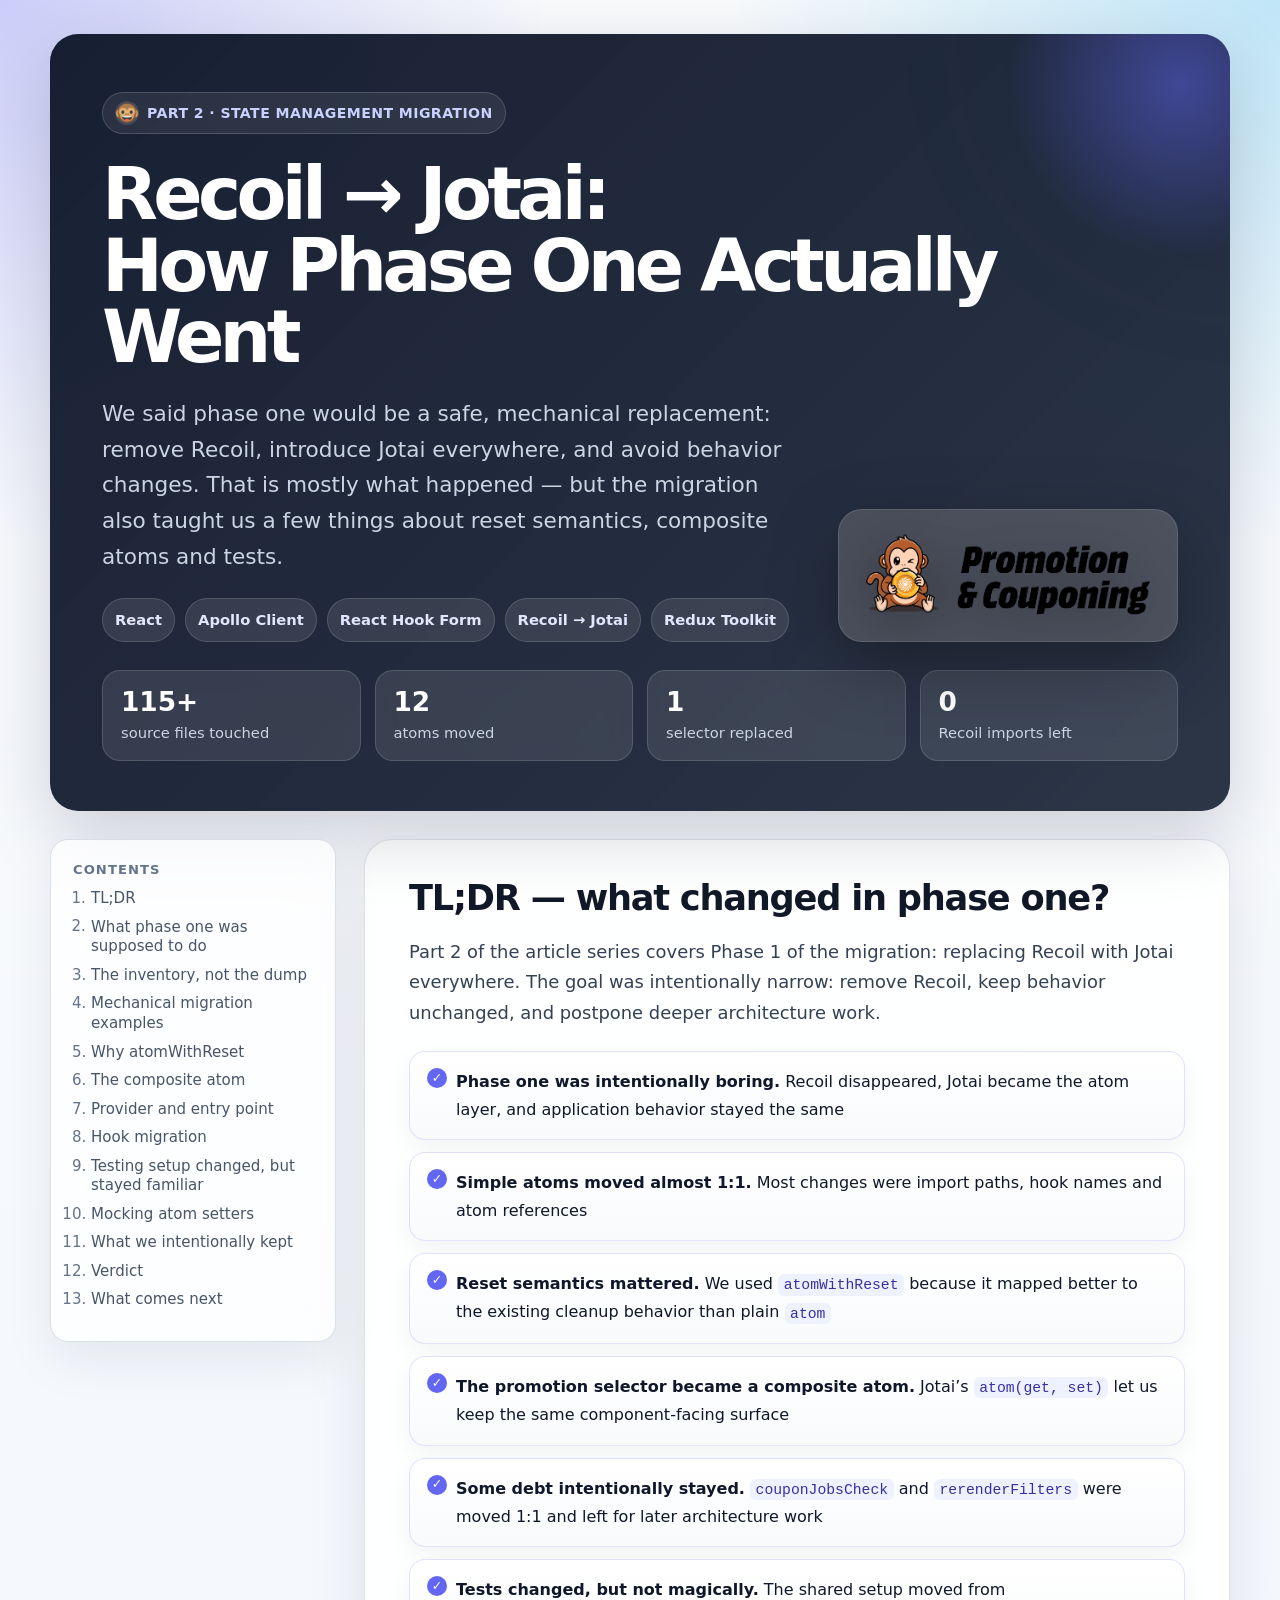
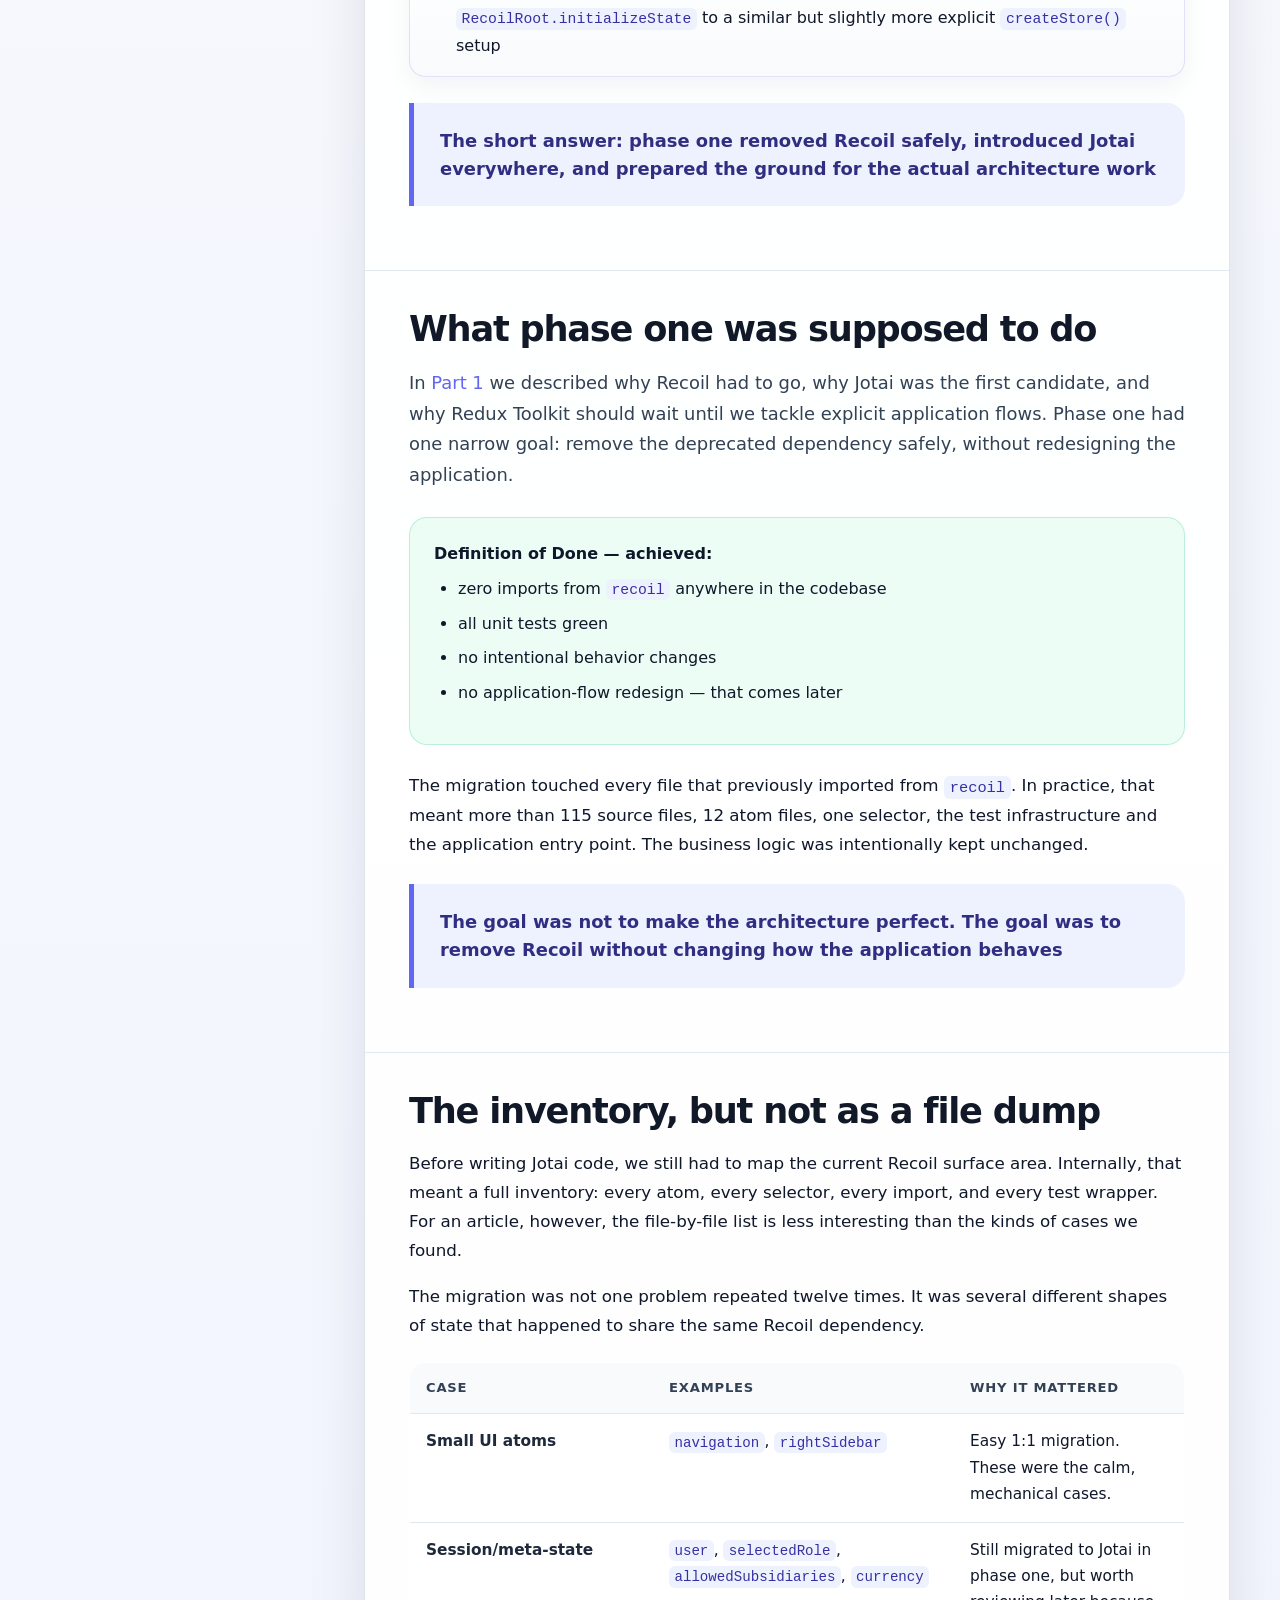
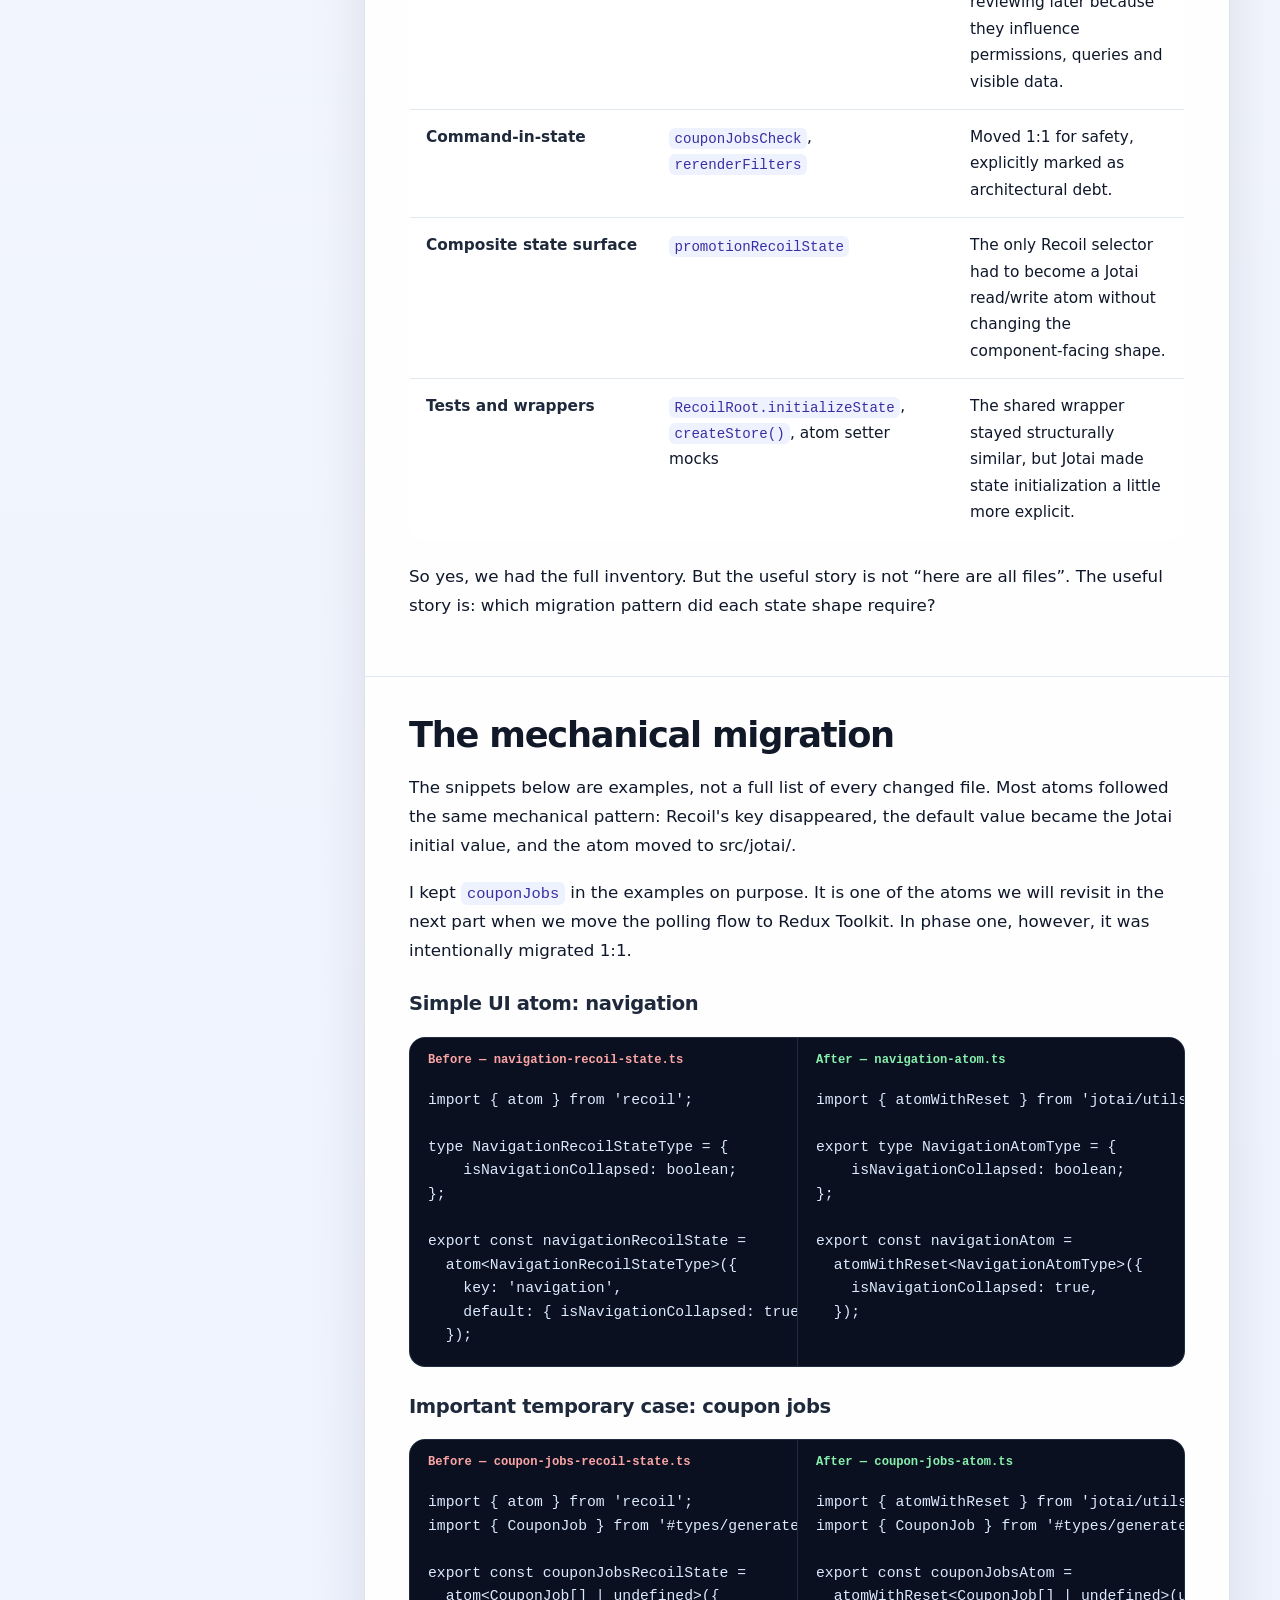
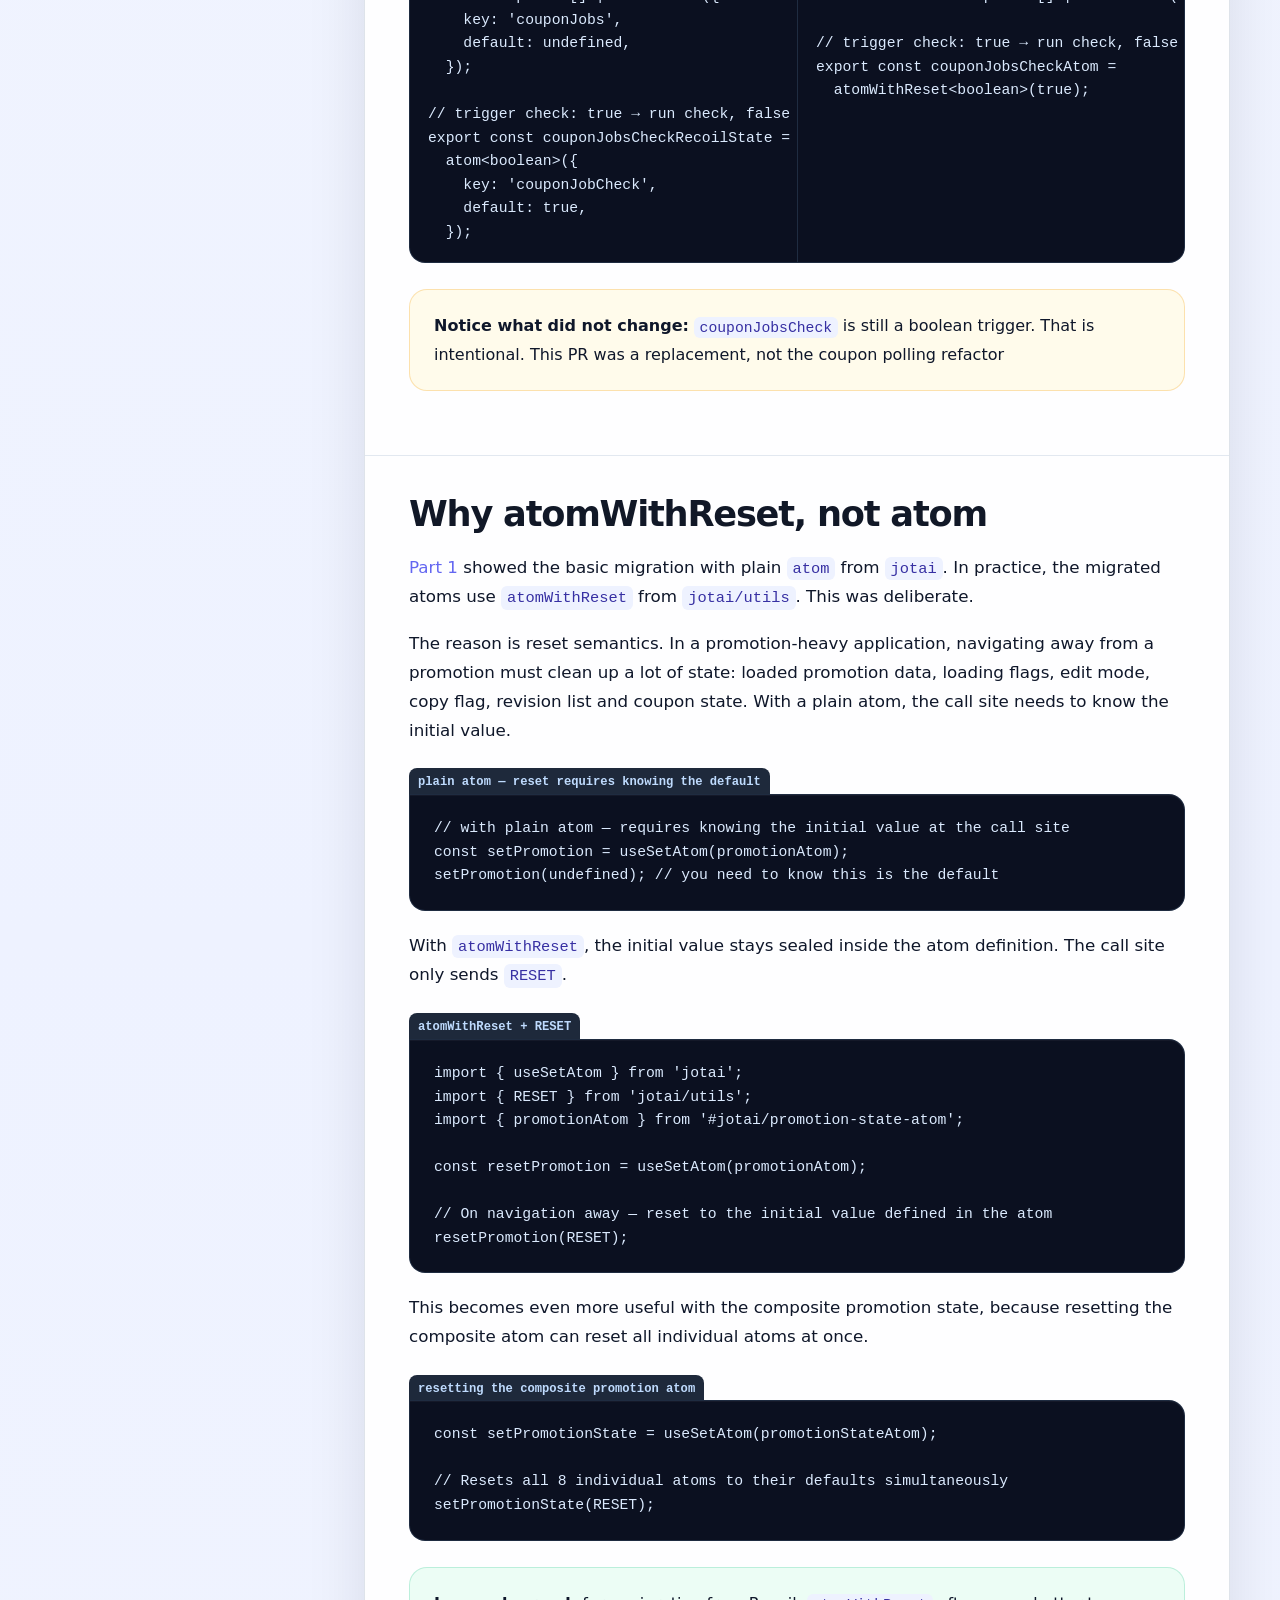
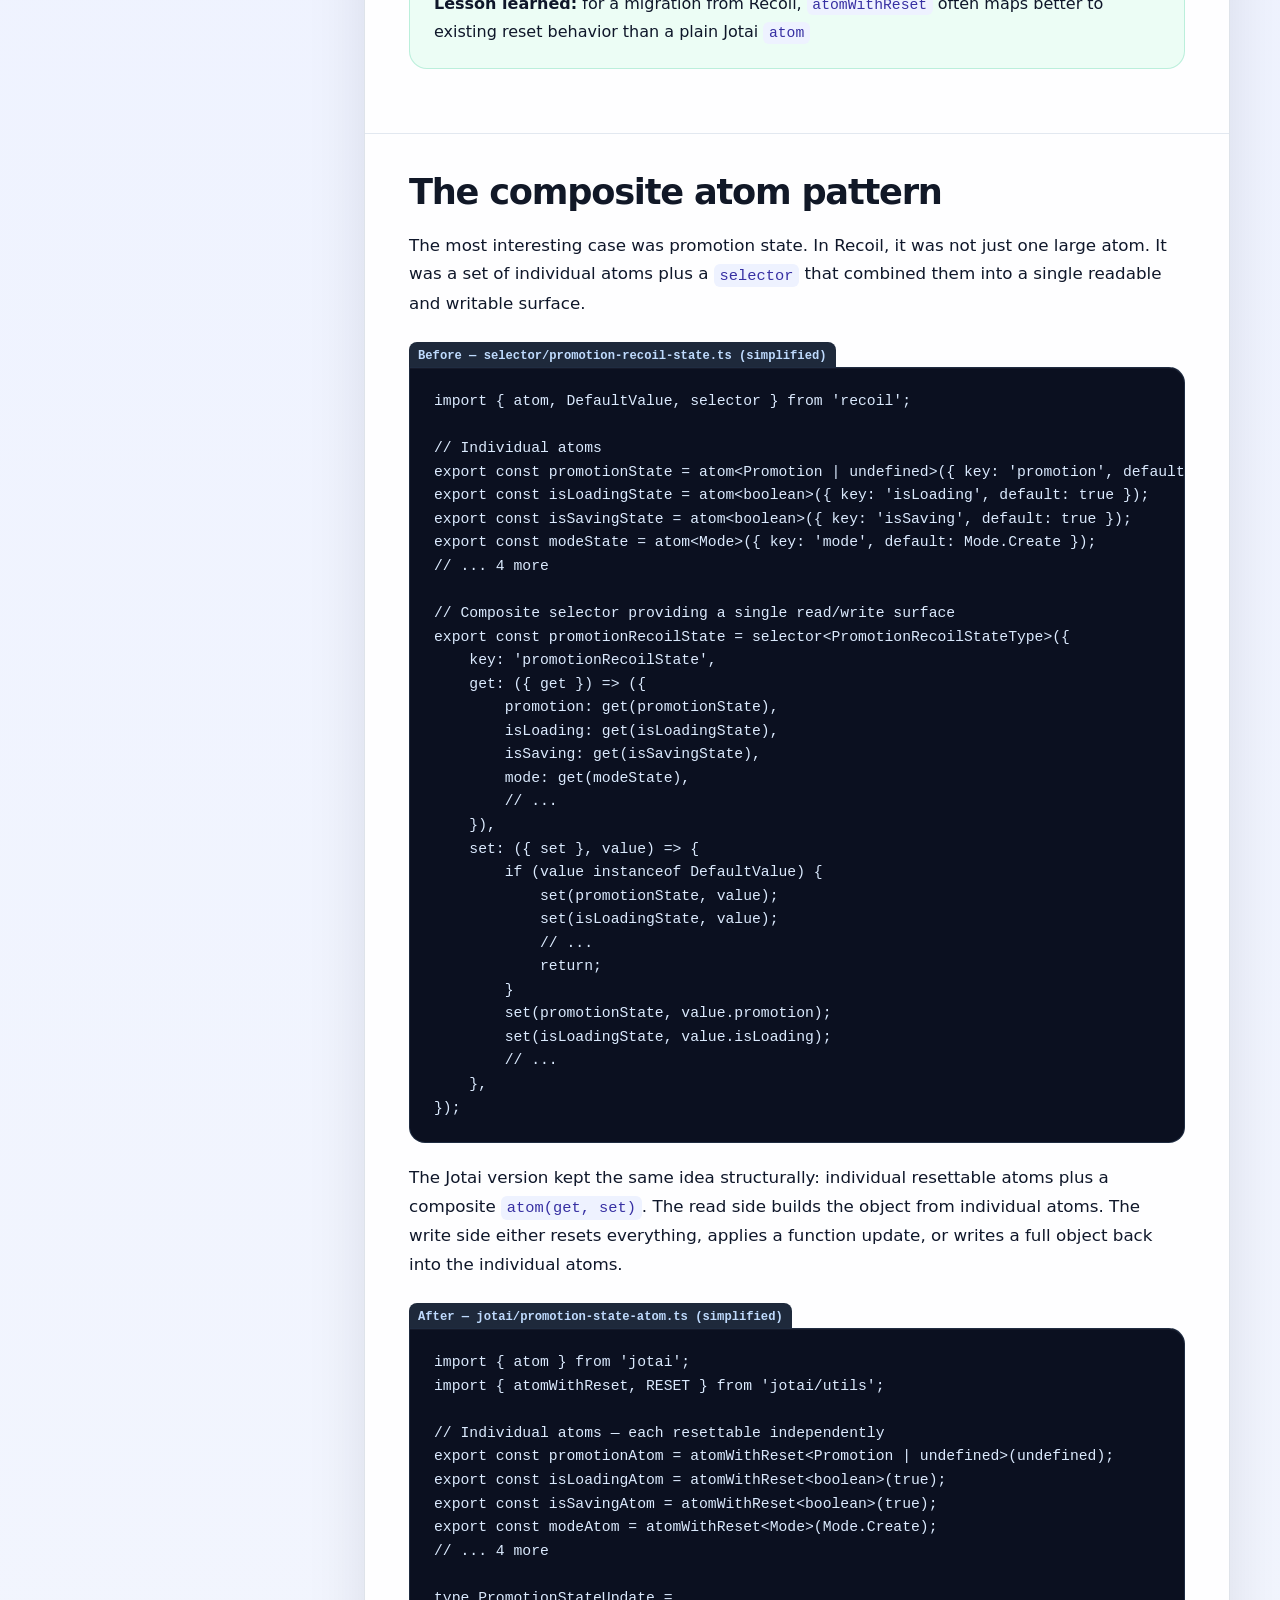
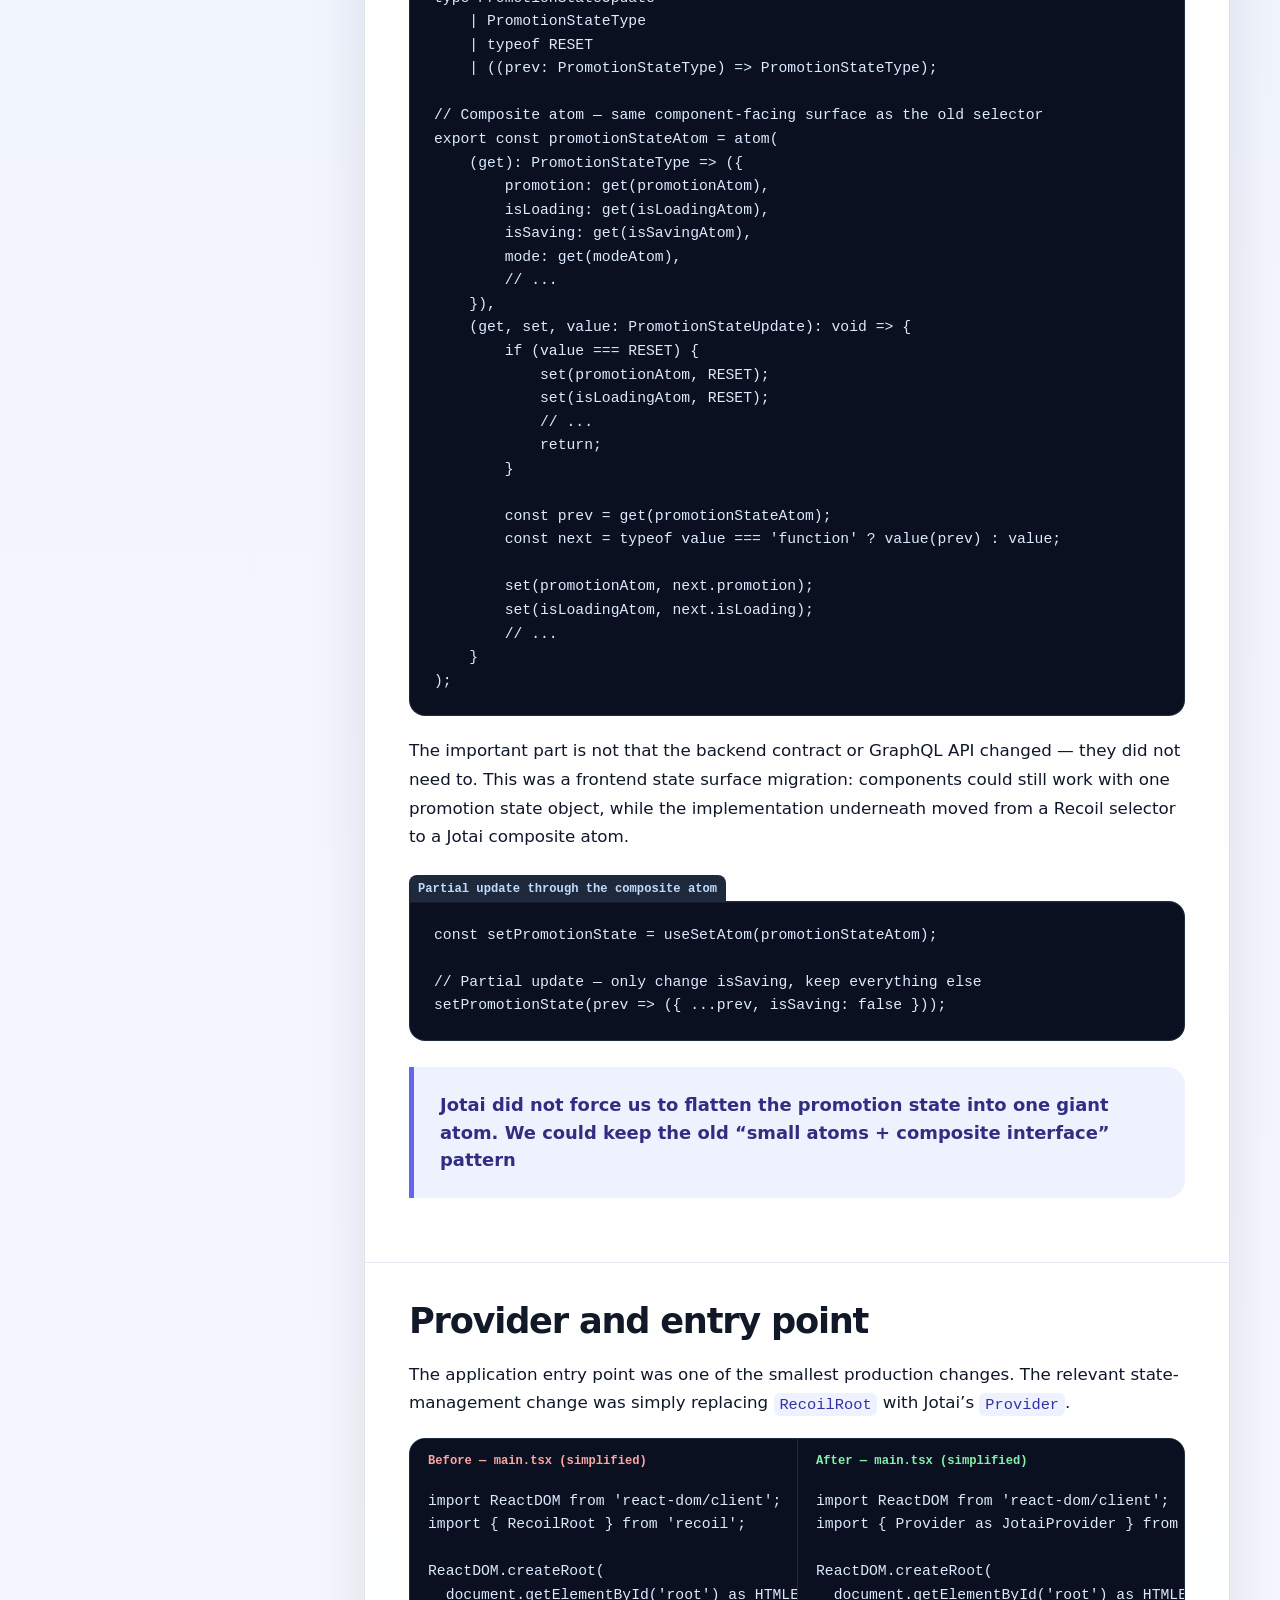
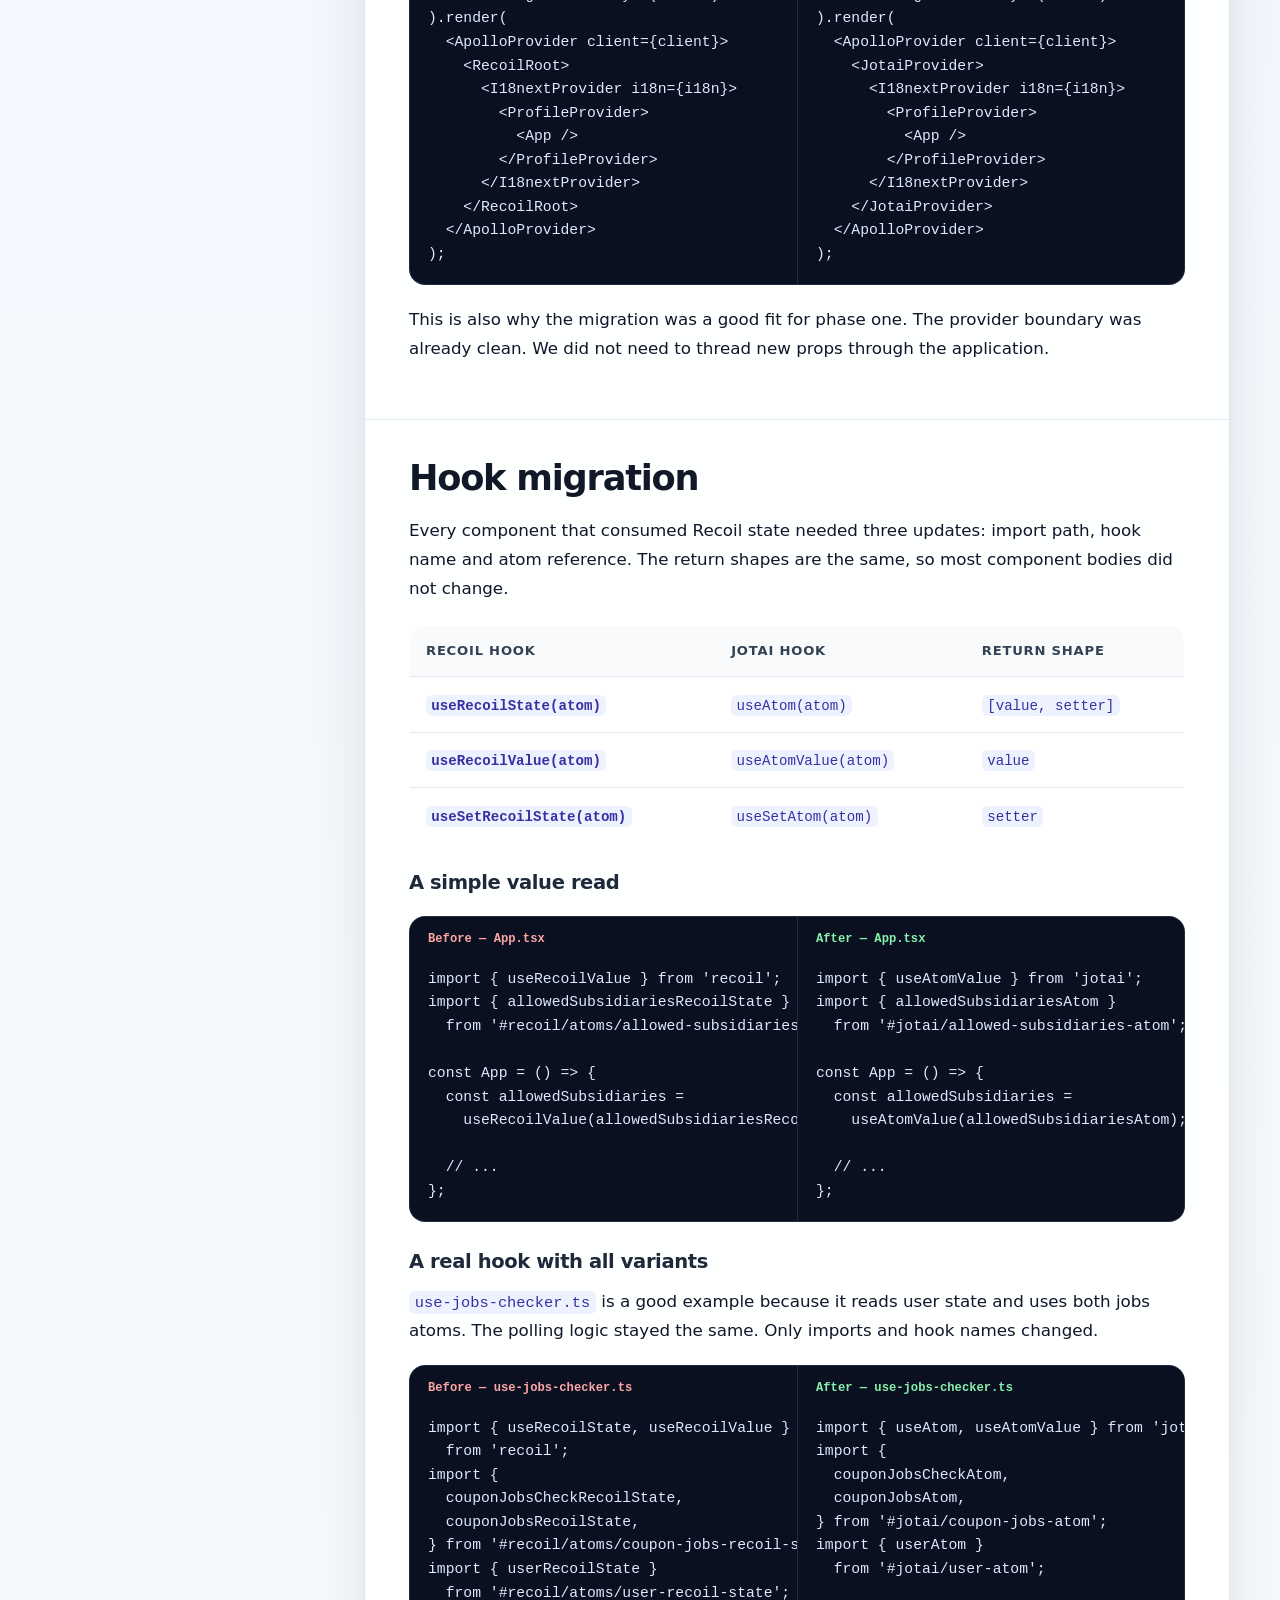
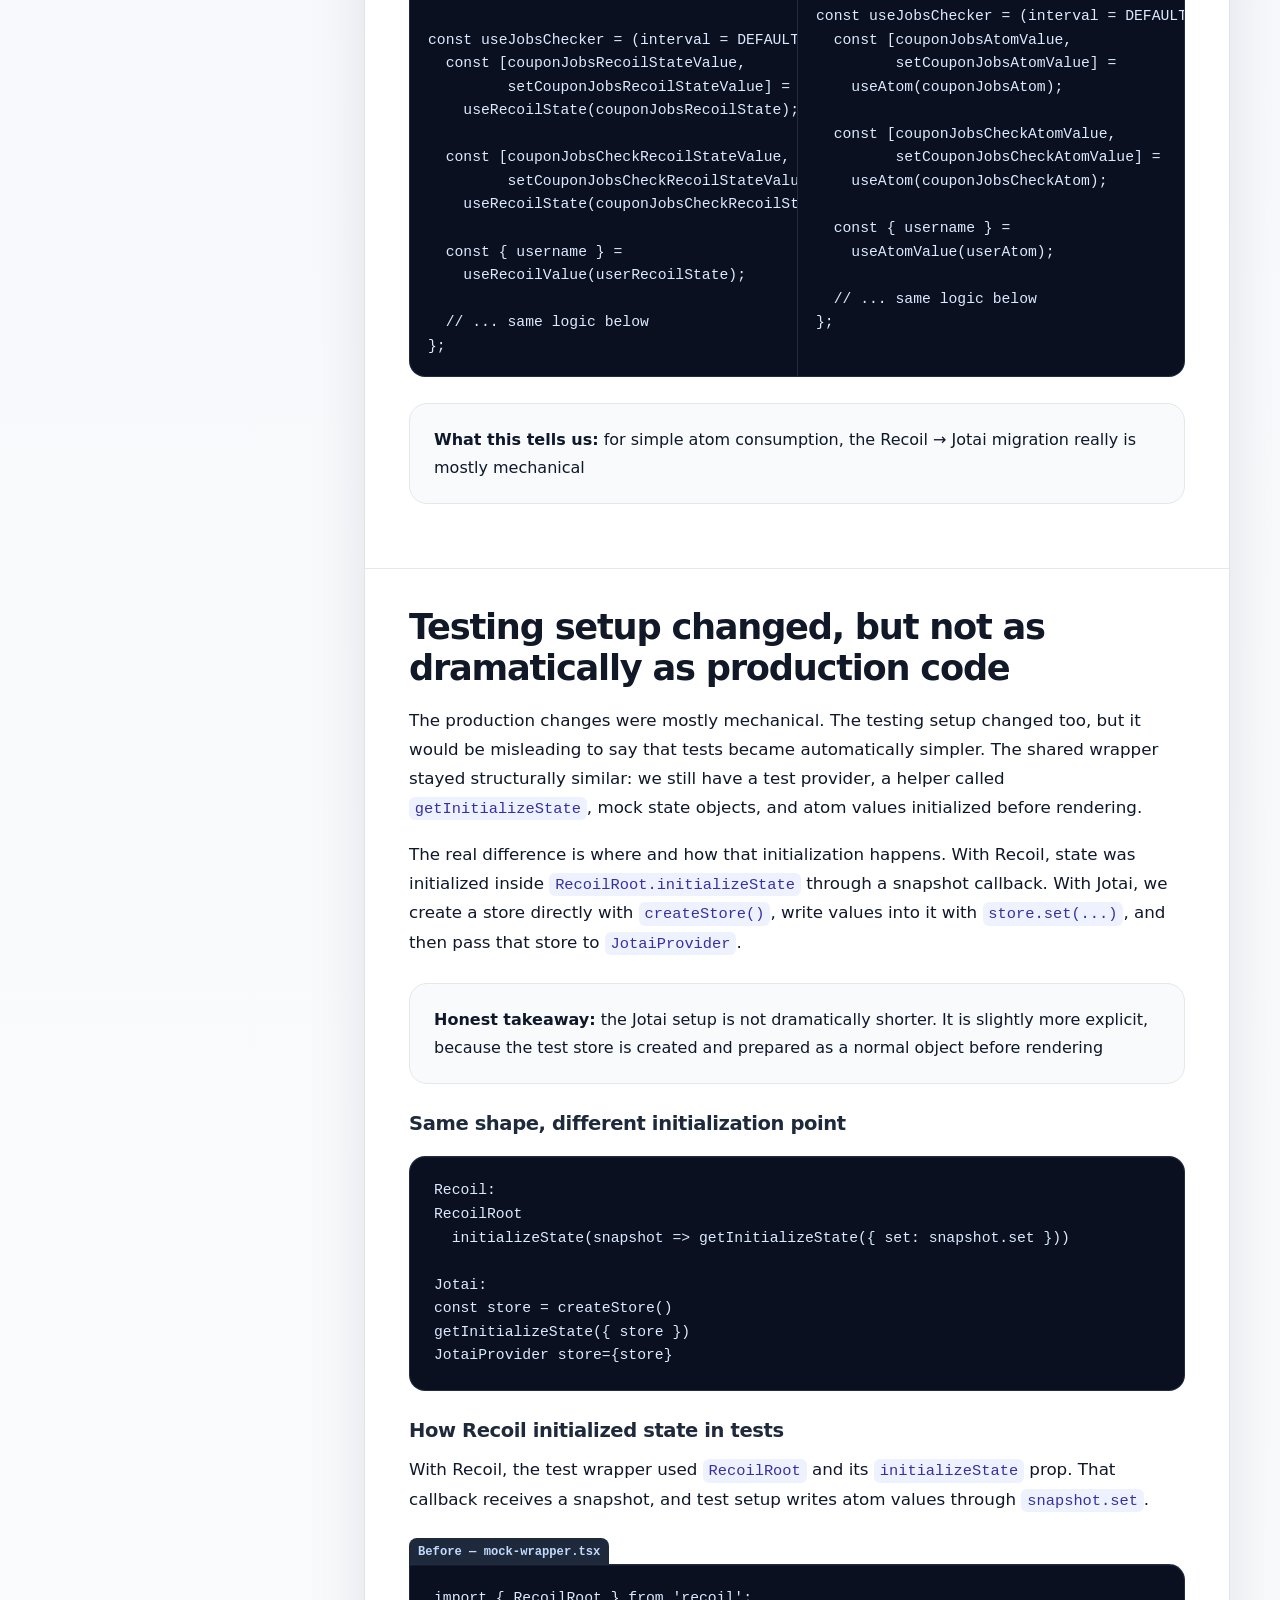
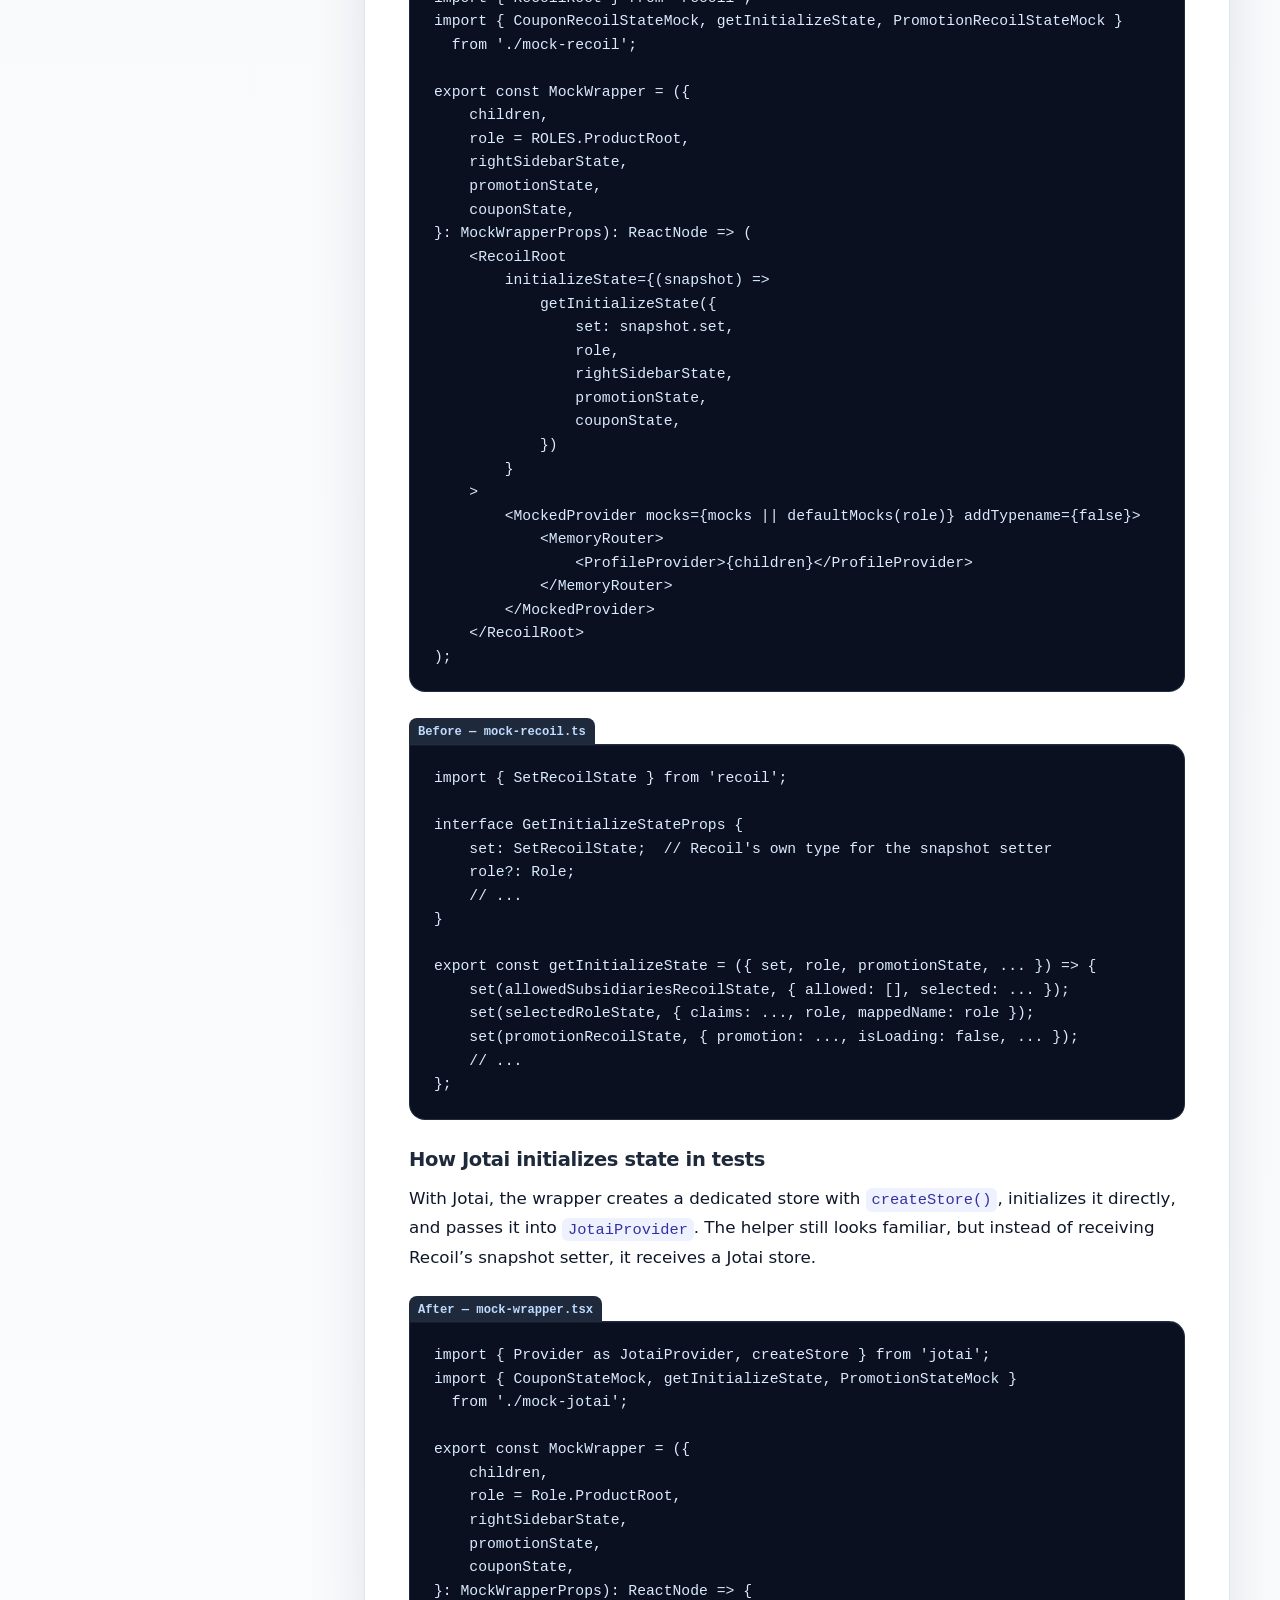
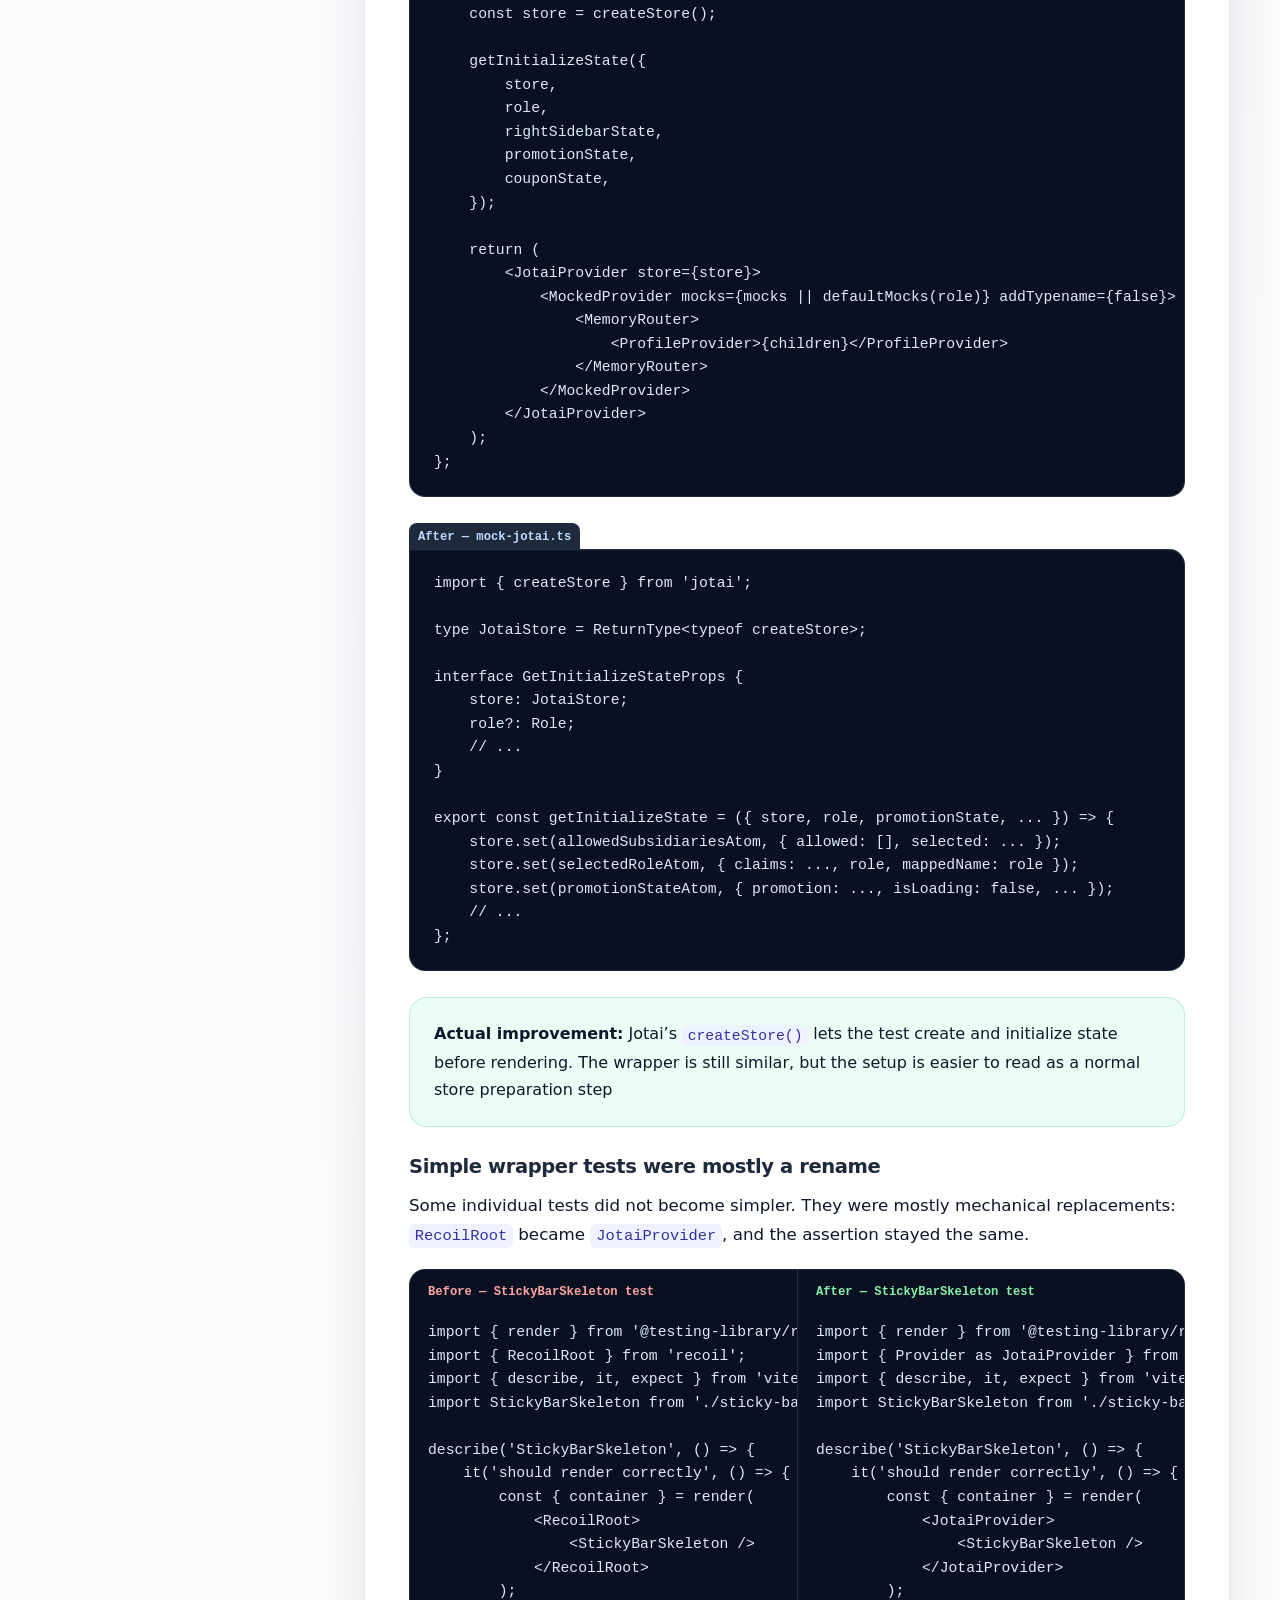
<file: part2/index.html>
<!doctype html>
<html lang="en">
<head>
  <meta charset="utf-8" />
  <meta name="viewport" content="width=device-width, initial-scale=1" />
  <meta name="author" content="Grzegorz Kromkowski" />
  <meta name="description" content="Part 2 of the Recoil migration case study: how phase one replaced Recoil with Jotai everywhere first, without changing observable behavior." />
  <title>Recoil → Jotai: How Phase One Actually Went — Part 2</title>
  <link rel="icon" type="image/x-icon" href="../images/favicon.ico" />
  <link rel="stylesheet" href="../style.css?v=1.0" />
  <link rel="prev" href="../" />
</head>
<body>
<main class="page">
<header class="hero">
<div class="hero-inner">
<div class="eyebrow"><img alt="" class="eyebrow-icon" src="../images/mascot-icon.png"/> Part 2 · State Management Migration</div>
<h1>Recoil → Jotai:<br/>How Phase One Actually Went</h1>
<p class="lead">
          We said phase one would be a safe, mechanical replacement: remove Recoil, introduce Jotai everywhere, and avoid behavior changes. That is mostly what happened — but the migration also taught us a few things about reset semantics, composite atoms and tests.
        </p>
<div class="meta-row">
<span class="pill">React</span><span class="pill">Apollo Client</span><span class="pill">React Hook Form</span><span class="pill">Recoil → Jotai</span><span class="pill">Redux Toolkit</span></div>

</div>
<div class="stats">
<div class="stat"><strong>115+</strong><span>source files touched</span></div>
<div class="stat"><strong>12</strong><span>atoms moved</span></div>
<div class="stat"><strong>1</strong><span>selector replaced</span></div>
<div class="stat"><strong>0</strong><span>Recoil imports left</span></div>
</div>
<div aria-label="Team logo" class="hero-logo-panel"><img alt="Team mascot logo" class="team-logo" src="../images/team-mascot-logo.png"/></div>
</header>
<div class="layout">
<aside aria-label="Table of contents" class="toc">
<h2>Contents</h2>
<ol>
<li><a href="#tldr">TL;DR</a></li>
<li><a href="#goal">What phase one was supposed to do</a></li>
<li><a href="#inventory">The inventory, not the dump</a></li>
<li><a href="#mechanical">Mechanical migration examples</a></li>
<li><a href="#atomwithreset">Why atomWithReset</a></li>
<li><a href="#composite">The composite atom</a></li>
<li><a href="#provider">Provider and entry point</a></li>
<li><a href="#hooks">Hook migration</a></li>
<li><a href="#tests">Testing setup changed, but stayed familiar</a></li>
<li><a href="#mocking">Mocking atom setters</a></li>
<li><a href="#debt">What we intentionally kept</a></li>
<li><a href="#verdict">Verdict</a></li>
<li><a href="#next">What comes next</a></li>
</ol>
</aside>
<article>
<div class="article-card">
<section id="tldr">
    <h2>TL;DR — what changed in phase one?</h2>
    <p class="intro">
        Part 2 of the article series covers Phase 1 of the migration: replacing Recoil with Jotai everywhere. The goal was intentionally narrow: remove Recoil, keep behavior unchanged, and postpone deeper architecture work.
    </p>

    <ul class="tldr-list">
        <li>
            <strong>Phase one was intentionally boring.</strong>
            Recoil disappeared, Jotai became the atom layer, and application behavior stayed the same
        </li>
        <li>
            <strong>Simple atoms moved almost 1:1.</strong>
            Most changes were import paths, hook names and atom references
        </li>
        <li>
            <strong>Reset semantics mattered.</strong>
            We used <code>atomWithReset</code> because it mapped better to the existing cleanup behavior than plain <code>atom</code>
        </li>
        <li>
            <strong>The promotion selector became a composite atom.</strong>
            Jotai’s <code>atom(get, set)</code> let us keep the same component-facing surface
        </li>
        <li>
            <strong>Some debt intentionally stayed.</strong>
            <code>couponJobsCheck</code> and <code>rerenderFilters</code> were moved 1:1 and left for later architecture work
        </li>
        <li>
            <strong>Tests changed, but not magically.</strong>
            The shared setup moved from <code>RecoilRoot.initializeState</code> to a similar but slightly more explicit <code>createStore()</code> setup
        </li>
    </ul>

    <div class="quote">
        The short answer: phase one removed Recoil safely, introduced Jotai everywhere, and prepared the ground for the actual architecture work
    </div>
</section>
<section id="goal">
    <h2>What phase one was supposed to do</h2>
    <p class="intro">
        In <a href="../" target="_self">Part 1</a> we described why Recoil had to go, why Jotai was the first candidate, and why Redux Toolkit should wait until we tackle explicit application flows. Phase one had one narrow goal: remove the deprecated dependency safely, without redesigning the application.
    </p>
    <div class="callout success">
        <strong>Definition of Done — achieved:</strong>
        <ul>
            <li>zero imports from <code>recoil</code> anywhere in the codebase</li>
            <li>all unit tests green</li>
            <li>no intentional behavior changes</li>
            <li>no application-flow redesign — that comes later</li>
        </ul>
    </div>
    <p>
        The migration touched every file that previously imported from <code>recoil</code>. In practice, that meant more than 115 source files, 12 atom files, one selector, the test infrastructure and the application entry point. The business logic was intentionally kept unchanged.
    </p>
    <div class="quote">
        The goal was not to make the architecture perfect. The goal was to remove Recoil without changing how the application behaves
    </div>
</section>
<section id="inventory">
<h2>The inventory, but not as a file dump</h2>
<p>
    Before writing Jotai code, we still had to map the current Recoil surface area. Internally, that meant a full inventory: every atom, every selector, every import, and every test wrapper. For an article, however, the file-by-file list is less interesting than the kinds of cases we found.
  </p>
<p>
    The migration was not one problem repeated twelve times. It was several different shapes of state that happened to share the same Recoil dependency.
  </p>
<table class="data-table">
<thead><tr><th>Case</th><th>Examples</th><th>Why it mattered</th></tr></thead>
<tbody>
<tr><td>Small UI atoms</td><td><code>navigation</code>, <code>rightSidebar</code></td><td>Easy 1:1 migration. These were the calm, mechanical cases.</td></tr>
<tr><td>Session/meta-state</td><td><code>user</code>, <code>selectedRole</code>, <code>allowedSubsidiaries</code>, <code>currency</code></td><td>Still migrated to Jotai in phase one, but worth reviewing later because they influence permissions, queries and visible data.</td></tr>
<tr><td>Command-in-state</td><td><code>couponJobsCheck</code>, <code>rerenderFilters</code></td><td>Moved 1:1 for safety, explicitly marked as architectural debt.</td></tr>
<tr><td>Composite state surface</td><td><code>promotionRecoilState</code></td><td>The only Recoil selector had to become a Jotai read/write atom without changing the component-facing shape.</td></tr>
<tr><td>Tests and wrappers</td><td><code>RecoilRoot.initializeState</code>, <code>createStore()</code>, atom setter mocks</td><td>The shared wrapper stayed structurally similar, but Jotai made state initialization a little more explicit.</td></tr>
</tbody>
</table>
<p>
    So yes, we had the full inventory. But the useful story is not “here are all files”. The useful story is: which migration pattern did each state shape require?
  </p>
</section>
<section id="mechanical">
<h2>The mechanical migration</h2>
<p>The snippets below are examples, not a full list of every changed file. Most atoms followed the same mechanical pattern: Recoil's key disappeared, the default value became the Jotai initial value, and the atom moved to src/jotai/.</p>
<p>
    I kept <code>couponJobs</code> in the examples on purpose. It is one of the atoms we will revisit in the next part when we move the polling flow to Redux Toolkit. In phase one, however, it was intentionally migrated 1:1.
  </p>
<h3>Simple UI atom: navigation</h3>
<div class="diff-grid">
<div class="diff-side diff-before">
<div class="diff-label">Before — navigation-recoil-state.ts</div>
<pre><code>import { atom } from 'recoil';

type NavigationRecoilStateType = {
    isNavigationCollapsed: boolean;
};

export const navigationRecoilState =
  atom&lt;NavigationRecoilStateType>({
    key: 'navigation',
    default: { isNavigationCollapsed: true },
  });</code></pre>
</div>
<div class="diff-side diff-after">
<div class="diff-label">After — navigation-atom.ts</div>
<pre><code>import { atomWithReset } from 'jotai/utils';

export type NavigationAtomType = {
    isNavigationCollapsed: boolean;
};

export const navigationAtom =
  atomWithReset&lt;NavigationAtomType>({
    isNavigationCollapsed: true,
  });</code></pre>
</div>
</div>
<h3>Important temporary case: coupon jobs</h3>
<div class="diff-grid">
<div class="diff-side diff-before">
<div class="diff-label">Before — coupon-jobs-recoil-state.ts</div>
<pre><code>import { atom } from 'recoil';
import { CouponJob } from '#types/generated-types';

export const couponJobsRecoilState =
  atom&lt;CouponJob[] | undefined>({
    key: 'couponJobs',
    default: undefined,
  });

// trigger check: true → run check, false → skip
export const couponJobsCheckRecoilState =
  atom&lt;boolean>({
    key: 'couponJobCheck',
    default: true,
  });</code></pre>
</div>
<div class="diff-side diff-after">
<div class="diff-label">After — coupon-jobs-atom.ts</div>
<pre><code>import { atomWithReset } from 'jotai/utils';
import { CouponJob } from '#types/generated-types';

export const couponJobsAtom =
  atomWithReset&lt;CouponJob[] | undefined>(undefined);

// trigger check: true → run check, false → skip
export const couponJobsCheckAtom =
  atomWithReset&lt;boolean>(true);</code></pre>
</div>
</div>
<div class="callout warning">
<strong>Notice what did not change:</strong>
<code>couponJobsCheck</code> is still a boolean trigger. That is intentional. This PR was a replacement, not the coupon polling refactor
  </div>
</section>
<section id="atomwithreset">
<h2>Why atomWithReset, not atom</h2>
<p>
<a href="../" target="_self">Part 1</a> showed the basic migration with plain <code>atom</code> from <code>jotai</code>. In practice, the migrated atoms use <code>atomWithReset</code> from <code>jotai/utils</code>. This was deliberate.
            </p>
<p>
              The reason is reset semantics. In a promotion-heavy application, navigating away from a promotion must clean up a lot of state: loaded promotion data, loading flags, edit mode, copy flag, revision list and coupon state. With a plain atom, the call site needs to know the initial value.
            </p>
<span class="code-label">plain atom — reset requires knowing the default</span>
<pre class=""><code>// with plain atom — requires knowing the initial value at the call site
const setPromotion = useSetAtom(promotionAtom);
setPromotion(undefined); // you need to know this is the default</code></pre>
<p>
              With <code>atomWithReset</code>, the initial value stays sealed inside the atom definition. The call site only sends <code>RESET</code>.
            </p>
<span class="code-label">atomWithReset + RESET</span>
<pre class=""><code>import { useSetAtom } from 'jotai';
import { RESET } from 'jotai/utils';
import { promotionAtom } from '#jotai/promotion-state-atom';

const resetPromotion = useSetAtom(promotionAtom);

// On navigation away — reset to the initial value defined in the atom
resetPromotion(RESET);</code></pre>
<p>
              This becomes even more useful with the composite promotion state, because resetting the composite atom can reset all individual atoms at once.
            </p>
<span class="code-label">resetting the composite promotion atom</span>
<pre class=""><code>const setPromotionState = useSetAtom(promotionStateAtom);

// Resets all 8 individual atoms to their defaults simultaneously
setPromotionState(RESET);</code></pre>
<div class="callout success">
<strong>Lesson learned:</strong>
              for a migration from Recoil, <code>atomWithReset</code> often maps better to existing reset behavior than a plain Jotai <code>atom</code>
</div>
</section>
<section id="composite">
<h2>The composite atom pattern</h2>
<p>
    The most interesting case was promotion state. In Recoil, it was not just one large atom. It was a set of individual atoms plus a <code>selector</code> that combined them into a single readable and writable surface.
  </p>
<span class="code-label">Before — selector/promotion-recoil-state.ts (simplified)</span>
<pre><code>import { atom, DefaultValue, selector } from 'recoil';

// Individual atoms
export const promotionState = atom&lt;Promotion | undefined>({ key: 'promotion', default: undefined });
export const isLoadingState = atom&lt;boolean>({ key: 'isLoading', default: true });
export const isSavingState = atom&lt;boolean>({ key: 'isSaving', default: true });
export const modeState = atom&lt;Mode>({ key: 'mode', default: Mode.Create });
// ... 4 more

// Composite selector providing a single read/write surface
export const promotionRecoilState = selector&lt;PromotionRecoilStateType>({
    key: 'promotionRecoilState',
    get: ({ get }) => ({
        promotion: get(promotionState),
        isLoading: get(isLoadingState),
        isSaving: get(isSavingState),
        mode: get(modeState),
        // ...
    }),
    set: ({ set }, value) => {
        if (value instanceof DefaultValue) {
            set(promotionState, value);
            set(isLoadingState, value);
            // ...
            return;
        }
        set(promotionState, value.promotion);
        set(isLoadingState, value.isLoading);
        // ...
    },
});</code></pre>
<p>
    The Jotai version kept the same idea structurally: individual resettable atoms plus a composite <code>atom(get, set)</code>. The read side builds the object from individual atoms. The write side either resets everything, applies a function update, or writes a full object back into the individual atoms.
  </p>
<span class="code-label">After — jotai/promotion-state-atom.ts (simplified)</span>
<pre><code>import { atom } from 'jotai';
import { atomWithReset, RESET } from 'jotai/utils';

// Individual atoms — each resettable independently
export const promotionAtom = atomWithReset&lt;Promotion | undefined>(undefined);
export const isLoadingAtom = atomWithReset&lt;boolean>(true);
export const isSavingAtom = atomWithReset&lt;boolean>(true);
export const modeAtom = atomWithReset&lt;Mode>(Mode.Create);
// ... 4 more

type PromotionStateUpdate =
    | PromotionStateType
    | typeof RESET
    | ((prev: PromotionStateType) => PromotionStateType);

// Composite atom — same component-facing surface as the old selector
export const promotionStateAtom = atom(
    (get): PromotionStateType => ({
        promotion: get(promotionAtom),
        isLoading: get(isLoadingAtom),
        isSaving: get(isSavingAtom),
        mode: get(modeAtom),
        // ...
    }),
    (get, set, value: PromotionStateUpdate): void => {
        if (value === RESET) {
            set(promotionAtom, RESET);
            set(isLoadingAtom, RESET);
            // ...
            return;
        }

        const prev = get(promotionStateAtom);
        const next = typeof value === 'function' ? value(prev) : value;

        set(promotionAtom, next.promotion);
        set(isLoadingAtom, next.isLoading);
        // ...
    }
);</code></pre>
<p>
    The important part is not that the backend contract or GraphQL API changed — they did not need to. This was a frontend state surface migration: components could still work with one promotion state object, while the implementation underneath moved from a Recoil selector to a Jotai composite atom.
  </p>
<span class="code-label">Partial update through the composite atom</span>
<pre><code>const setPromotionState = useSetAtom(promotionStateAtom);

// Partial update — only change isSaving, keep everything else
setPromotionState(prev => ({ ...prev, isSaving: false }));</code></pre>
<div class="quote">
    Jotai did not force us to flatten the promotion state into one giant atom. We could keep the old “small atoms + composite interface” pattern
  </div>
</section>
<section id="provider">
<h2>Provider and entry point</h2>
<p>
    The application entry point was one of the smallest production changes. The relevant state-management change was simply replacing <code>RecoilRoot</code> with Jotai’s <code>Provider</code>.
  </p>
<div class="diff-grid">
<div class="diff-side diff-before">
<div class="diff-label">Before — main.tsx (simplified)</div>
<pre><code>import ReactDOM from 'react-dom/client';
import { RecoilRoot } from 'recoil';

ReactDOM.createRoot(
  document.getElementById('root') as HTMLElement
).render(
  &lt;ApolloProvider client={client}>
    &lt;RecoilRoot>
      &lt;I18nextProvider i18n={i18n}>
        &lt;ProfileProvider>
          &lt;App />
        &lt;/ProfileProvider>
      &lt;/I18nextProvider>
    &lt;/RecoilRoot>
  &lt;/ApolloProvider>
);</code></pre>
</div>
<div class="diff-side diff-after">
<div class="diff-label">After — main.tsx (simplified)</div>
<pre><code>import ReactDOM from 'react-dom/client';
import { Provider as JotaiProvider } from 'jotai';

ReactDOM.createRoot(
  document.getElementById('root') as HTMLElement
).render(
  &lt;ApolloProvider client={client}>
    &lt;JotaiProvider>
      &lt;I18nextProvider i18n={i18n}>
        &lt;ProfileProvider>
          &lt;App />
        &lt;/ProfileProvider>
      &lt;/I18nextProvider>
    &lt;/JotaiProvider>
  &lt;/ApolloProvider>
);</code></pre>
</div>
</div>
<p>
    This is also why the migration was a good fit for phase one. The provider boundary was already clean. We did not need to thread new props through the application.
  </p>
</section>
<section id="hooks">
<h2>Hook migration</h2>
<p>
              Every component that consumed Recoil state needed three updates: import path, hook name and atom reference. The return shapes are the same, so most component bodies did not change.
            </p>
<table class="data-table">
<thead><tr><th>Recoil hook</th><th>Jotai hook</th><th>Return shape</th></tr></thead>
<tbody>
<tr><td><code>useRecoilState(atom)</code></td><td><code>useAtom(atom)</code></td><td><code>[value, setter]</code></td></tr>
<tr><td><code>useRecoilValue(atom)</code></td><td><code>useAtomValue(atom)</code></td><td><code>value</code></td></tr>
<tr><td><code>useSetRecoilState(atom)</code></td><td><code>useSetAtom(atom)</code></td><td><code>setter</code></td></tr>
</tbody>
</table>
<h3>A simple value read</h3>
<div class="diff-grid">
<div class="diff-side diff-before">
<div class="diff-label">Before — App.tsx</div>
<pre><code>import { useRecoilValue } from 'recoil';
import { allowedSubsidiariesRecoilState }
  from '#recoil/atoms/allowed-subsidiaries-recoil-state';

const App = () => {
  const allowedSubsidiaries =
    useRecoilValue(allowedSubsidiariesRecoilState);

  // ...
};</code></pre>
</div>
<div class="diff-side diff-after">
<div class="diff-label">After — App.tsx</div>
<pre><code>import { useAtomValue } from 'jotai';
import { allowedSubsidiariesAtom }
  from '#jotai/allowed-subsidiaries-atom';

const App = () => {
  const allowedSubsidiaries =
    useAtomValue(allowedSubsidiariesAtom);

  // ...
};</code></pre>
</div>
</div>
<h3>A real hook with all variants</h3>
<p>
<code>use-jobs-checker.ts</code> is a good example because it reads user state and uses both jobs atoms. The polling logic stayed the same. Only imports and hook names changed.
            </p>
<div class="diff-grid">
<div class="diff-side diff-before">
<div class="diff-label">Before — use-jobs-checker.ts</div>
<pre><code>import { useRecoilState, useRecoilValue }
  from 'recoil';
import {
  couponJobsCheckRecoilState,
  couponJobsRecoilState,
} from '#recoil/atoms/coupon-jobs-recoil-state';
import { userRecoilState }
  from '#recoil/atoms/user-recoil-state';

const useJobsChecker = (interval = DEFAULT_INTERVAL) => {
  const [couponJobsRecoilStateValue,
         setCouponJobsRecoilStateValue] =
    useRecoilState(couponJobsRecoilState);

  const [couponJobsCheckRecoilStateValue,
         setCouponJobsCheckRecoilStateValue] =
    useRecoilState(couponJobsCheckRecoilState);

  const { username } =
    useRecoilValue(userRecoilState);

  // ... same logic below
};</code></pre>
</div>
<div class="diff-side diff-after">
<div class="diff-label">After — use-jobs-checker.ts</div>
<pre><code>import { useAtom, useAtomValue } from 'jotai';
import {
  couponJobsCheckAtom,
  couponJobsAtom,
} from '#jotai/coupon-jobs-atom';
import { userAtom }
  from '#jotai/user-atom';

const useJobsChecker = (interval = DEFAULT_INTERVAL) => {
  const [couponJobsAtomValue,
         setCouponJobsAtomValue] =
    useAtom(couponJobsAtom);

  const [couponJobsCheckAtomValue,
         setCouponJobsCheckAtomValue] =
    useAtom(couponJobsCheckAtom);

  const { username } =
    useAtomValue(userAtom);

  // ... same logic below
};</code></pre>
</div>
</div>
<div class="callout">
<strong>What this tells us:</strong>
              for simple atom consumption, the Recoil → Jotai migration really is mostly mechanical
            </div>
</section>
<section id="tests">
        <h2>Testing setup changed, but not as dramatically as production code</h2>

        <p>
            The production changes were mostly mechanical. The testing setup changed too, but it would be misleading to say that tests became automatically simpler. The shared wrapper stayed structurally similar: we still have a test provider, a helper called <code>getInitializeState</code>, mock state objects, and atom values initialized before rendering.
        </p>

        <p>
            The real difference is where and how that initialization happens. With Recoil, state was initialized inside <code>RecoilRoot.initializeState</code> through a snapshot callback. With Jotai, we create a store directly with <code>createStore()</code>, write values into it with <code>store.set(...)</code>, and then pass that store to <code>JotaiProvider</code>.
        </p>

        <div class="callout">
            <strong>Honest takeaway:</strong>
            the Jotai setup is not dramatically shorter. It is slightly more explicit, because the test store is created and prepared as a normal object before rendering
        </div>

        <h3>Same shape, different initialization point</h3>

        <pre><code>Recoil:
RecoilRoot
  initializeState(snapshot => getInitializeState({ set: snapshot.set }))

Jotai:
const store = createStore()
getInitializeState({ store })
JotaiProvider store={store}</code></pre>

        <h3>How Recoil initialized state in tests</h3>

        <p>
            With Recoil, the test wrapper used <code>RecoilRoot</code> and its <code>initializeState</code> prop. That callback receives a snapshot, and test setup writes atom values through <code>snapshot.set</code>.
        </p>

        <span class="code-label">Before — mock-wrapper.tsx</span>
        <pre><code>import { RecoilRoot } from 'recoil';
import { CouponRecoilStateMock, getInitializeState, PromotionRecoilStateMock }
  from './mock-recoil';

export const MockWrapper = ({
    children,
    role = ROLES.ProductRoot,
    rightSidebarState,
    promotionState,
    couponState,
}: MockWrapperProps): ReactNode => (
    &lt;RecoilRoot
        initializeState={(snapshot) =>
            getInitializeState({
                set: snapshot.set,
                role,
                rightSidebarState,
                promotionState,
                couponState,
            })
        }
    >
        &lt;MockedProvider mocks={mocks || defaultMocks(role)} addTypename={false}>
            &lt;MemoryRouter>
                &lt;ProfileProvider>{children}&lt;/ProfileProvider>
            &lt;/MemoryRouter>
        &lt;/MockedProvider>
    &lt;/RecoilRoot>
);</code></pre>

        <span class="code-label">Before — mock-recoil.ts</span>
        <pre><code>import { SetRecoilState } from 'recoil';

interface GetInitializeStateProps {
    set: SetRecoilState;  // Recoil's own type for the snapshot setter
    role?: Role;
    // ...
}

export const getInitializeState = ({ set, role, promotionState, ... }) => {
    set(allowedSubsidiariesRecoilState, { allowed: [], selected: ... });
    set(selectedRoleState, { claims: ..., role, mappedName: role });
    set(promotionRecoilState, { promotion: ..., isLoading: false, ... });
    // ...
};</code></pre>

        <h3>How Jotai initializes state in tests</h3>

        <p>
            With Jotai, the wrapper creates a dedicated store with <code>createStore()</code>, initializes it directly, and passes it into <code>JotaiProvider</code>. The helper still looks familiar, but instead of receiving Recoil’s snapshot setter, it receives a Jotai store.
        </p>

        <span class="code-label">After — mock-wrapper.tsx</span>
        <pre><code>import { Provider as JotaiProvider, createStore } from 'jotai';
import { CouponStateMock, getInitializeState, PromotionStateMock }
  from './mock-jotai';

export const MockWrapper = ({
    children,
    role = Role.ProductRoot,
    rightSidebarState,
    promotionState,
    couponState,
}: MockWrapperProps): ReactNode => {
    const store = createStore();

    getInitializeState({
        store,
        role,
        rightSidebarState,
        promotionState,
        couponState,
    });

    return (
        &lt;JotaiProvider store={store}>
            &lt;MockedProvider mocks={mocks || defaultMocks(role)} addTypename={false}>
                &lt;MemoryRouter>
                    &lt;ProfileProvider>{children}&lt;/ProfileProvider>
                &lt;/MemoryRouter>
            &lt;/MockedProvider>
        &lt;/JotaiProvider>
    );
};</code></pre>

        <span class="code-label">After — mock-jotai.ts</span>
        <pre><code>import { createStore } from 'jotai';

type JotaiStore = ReturnType&lt;typeof createStore>;

interface GetInitializeStateProps {
    store: JotaiStore;
    role?: Role;
    // ...
}

export const getInitializeState = ({ store, role, promotionState, ... }) => {
    store.set(allowedSubsidiariesAtom, { allowed: [], selected: ... });
    store.set(selectedRoleAtom, { claims: ..., role, mappedName: role });
    store.set(promotionStateAtom, { promotion: ..., isLoading: false, ... });
    // ...
};</code></pre>

        <div class="callout success">
            <strong>Actual improvement:</strong>
            Jotai’s <code>createStore()</code> lets the test create and initialize state before rendering. The wrapper is still similar, but the setup is easier to read as a normal store preparation step
        </div>

        <h3>Simple wrapper tests were mostly a rename</h3>

        <p>
            Some individual tests did not become simpler. They were mostly mechanical replacements: <code>RecoilRoot</code> became <code>JotaiProvider</code>, and the assertion stayed the same.
        </p>

        <div class="diff-grid">
            <div class="diff-side diff-before">
                <div class="diff-label">Before — StickyBarSkeleton test</div>
                <pre><code>import { render } from '@testing-library/react';
import { RecoilRoot } from 'recoil';
import { describe, it, expect } from 'vitest';
import StickyBarSkeleton from './sticky-bar-skeleton';

describe('StickyBarSkeleton', () => {
    it('should render correctly', () => {
        const { container } = render(
            &lt;RecoilRoot>
                &lt;StickyBarSkeleton />
            &lt;/RecoilRoot>
        );

        const skeletonDiv =
            container.querySelector('div[class*="skeleton"]');

        expect(skeletonDiv).toBeTruthy();
    });
});</code></pre>
            </div>

            <div class="diff-side diff-after">
                <div class="diff-label">After — StickyBarSkeleton test</div>
                <pre><code>import { render } from '@testing-library/react';
import { Provider as JotaiProvider } from 'jotai';
import { describe, it, expect } from 'vitest';
import StickyBarSkeleton from './sticky-bar-skeleton';

describe('StickyBarSkeleton', () => {
    it('should render correctly', () => {
        const { container } = render(
            &lt;JotaiProvider>
                &lt;StickyBarSkeleton />
            &lt;/JotaiProvider>
        );

        const skeletonDiv =
            container.querySelector('div[class*="skeleton"]');

        expect(skeletonDiv).toBeTruthy();
    });
});</code></pre>
            </div>
        </div>

        <p>
            So the honest conclusion is: the shared test setup became more explicit, not magically simpler. That is still useful, but it should not be oversold.
        </p>
</section>

<section id="mocking">
<h2>Mocking atom setters in individual tests</h2>
<p>At first glance, the Jotai version can look more complicated than the Recoil version: Recoil used vi.spyOn, while Jotai uses vi.hoisted and vi.mock. That does not mean the application behavior became more complex. It is a test mechanics difference. With Jotai hooks imported from an ES module, the module boundary has to be mocked before the component imports it.</p><p>So this is not the example where Jotai made tests simpler. The assertion stayed the same: clicking the revisions button should call the atom setter with the expected right-sidebar state. The testing improvement came from the shared wrapper setup with createStore(), not from every individual mock.</p>
<div class="diff-grid">
<div class="diff-side diff-before">
<div class="diff-label">Before — revisions-button.test.tsx</div>
<pre><code>import * as recoil from 'recoil';

it('should call setRightSidebarState on click', async () => {
    const mockSetSidebar = vi.fn();

    // Spy on Recoil's hook
    vi.spyOn(recoil, 'useSetRecoilState')
        .mockReturnValue(mockSetSidebar);

    render(&lt;MockWrapper>&lt;RevisionsButton />&lt;/MockWrapper>);

    const button = await waitFor(() =>
        screen.getByTestId(testId.promotionRevisionsButton)
    );
    fireEvent.click(button);

    expect(mockSetSidebar).toHaveBeenCalledWith({
        shouldRender: true,
        isRightSidebarCollapsed: false,
        showComments: false,
        showRevisions: true,
    });
});</code></pre>
</div>
<div class="diff-side diff-after">
<div class="diff-label">After — revisions-button.test.tsx</div>
<pre><code>const { useSetAtomMock } = vi.hoisted(() => ({
    useSetAtomMock: vi.fn(),
}));

vi.mock('jotai', async () => {
    const actual =
        await vi.importActual&lt;typeof import('jotai')>('jotai');
    useSetAtomMock.mockImplementation(actual.useSetAtom);
    return { ...actual, useSetAtom: useSetAtomMock };
});

it('should call setRightSidebarState on click', async () => {
    const mockSetSidebar = vi.fn();
    useSetAtomMock.mockReturnValue(mockSetSidebar);

    render(&lt;MockWrapper>&lt;RevisionsButton />&lt;/MockWrapper>);

    const button = await waitFor(() =>
        screen.getByTestId(testId.promotionRevisionsButton)
    );
    fireEvent.click(button);

    expect(mockSetSidebar).toHaveBeenCalledWith({
        shouldRender: true,
        isRightSidebarCollapsed: false,
        showComments: false,
        showRevisions: true,
    });
});</code></pre>
</div>
</div>
<p>
              This is not a conceptual change. It is a library-level change. The test still verifies the same behavior: clicking the revisions button opens the right sidebar with revisions visible and comments hidden.
            </p>
</section>
<section id="debt">
<h2>What we intentionally kept as-is</h2>
<p>
<a href="../" target="_self">Part 1</a> identified two <code>command-in-state</code> atoms: boolean values that do not describe the world, but act as signals to trigger side effects.
            </p>
<ul>
<li><code>couponJobsCheckAtom</code> still triggers job fetching/polling</li>
<li><code>filterAtom.rerenderFilters</code> still triggers filter UI synchronization after Excel import</li>
</ul>
<p>
              Neither was fixed in phase one. Both were migrated 1:1 and marked as next-step candidates.
            </p>
<div class="callout warning">
<strong>This is intentional technical debt.</strong>
              Fixing it means redesigning application flow, not replacing a state library
            </div>
<p>
              Fixing <code>couponJobsCheckAtom</code> means replacing the polling mechanism with explicit async actions. That is exactly what phase two is for. Mixing that into the Recoil → Jotai PR would have made the migration harder to review and riskier to test.
            </p>
</section>
<section id="verdict">
<h2>Verdict</h2>
<p>
    The plan held. The simple atom migration was as mechanical as expected. The composite promotion state mapped naturally from Recoil’s selector to Jotai’s <code>atom(get, set)</code>. The biggest production-side improvement was <code>atomWithReset</code> and the composite read/write atom. The test setup also became a little more explicit, but it stayed structurally similar to the Recoil setup.
</p>
<div class="split">
<div class="mini-card">
<h3>Exactly as planned</h3>
<ul>
<li>12 atoms migrated 1:1</li>
<li>hook renaming with no logic changes</li>
<li>command-in-state kept as-is</li>
<li>all tests green after migration</li>
</ul>
</div>
<div class="mini-card">
    <h3>Better than expected</h3>
    <ul>
        <li><code>atomWithReset</code> + <code>RESET</code> is cleaner than manual default resets</li>
        <li><code>createStore()</code> makes test state setup explicit, even if the wrapper stayed similar</li>
        <li>composite atoms map well from Recoil selectors</li>
        <li>no surprising component-level breakage</li>
    </ul>
</div>
</div>
<p>
              In numbers: more than 115 source files touched, 12 atoms and one selector moved, test infrastructure rebuilt, and <code>recoil</code> removed from the dependency tree. Zero intentional behavior changes.
            </p>
<div class="quote">
              Phase one did exactly what it was supposed to do: remove Recoil safely and prepare the ground for the actual architecture work
            </div>
</section>
<section id="next">
<h2>What comes next</h2>
<p>
              Recoil is gone. The foundation is Jotai. The next chapter is the one that was always more interesting architecturally: moving coupon jobs polling to Redux Toolkit.
            </p>
<p>The current polling system after phase one is functionally unchanged:</p>
<span class="code-label">still true after phase one</span>
<pre class=""><code>// Still: a boolean trigger
couponJobsCheckAtom: boolean

// Still: job data in an atom
couponJobsAtom: CouponJob[] | undefined

// Still: logic spread across a hook with useEffect + useInterval
use-jobs-checker.ts: trigger → fetch → update → poll → notify</code></pre>
<p>
              Phase two should not touch the simple Jotai atoms. Navigation, sidebar, user, subsidiary and currency stay where they are. Redux Toolkit enters only for the coupon jobs polling process, because that is a sequence of named events with observable lifecycle, not just “a value that might change”.
            </p>
<span class="code-label">target direction for phase two</span>
<pre class=""><code>couponJobs/triggerCheck          → intent to check
couponJobs/startPolling          → polling started (from async thunk)
couponJobs/jobsUpdated           → data received
couponJobs/pollingFinished       → all jobs done
couponJobs/pollingFailed         → error</code></pre>
<div class="callout">
<strong>Boundary after phase two:</strong>
              if the state requires understanding a lifecycle, use Redux Toolkit. If it is a small shared value, keep it in Jotai
            </div>
</section>
</div>
</article>
</div>
<footer class="footer-note">
<h2>Series</h2>
<p>
<a href="../" target="_self">Part 1</a> explained the decision. Part 2 removed Recoil and introduced Jotai everywhere without changing behavior. Part 3 should be the real architecture test: moving coupon jobs polling from a boolean trigger to an explicit Redux Toolkit flow
      </p>
</footer>
</main>
</body>
</html>
</file>
<file: style.css>
:root {
    --paper: #fff;
    --text: #0f172a;
    --muted: #64748b;
    --muted-strong: #475569;
    --line: #e2e8f0;

    --accent: #6366f1;
    --accent-2: #0ea5e9;
    --accent-soft: #eef2ff;

    --warning-soft: #fffbeb;

    --success: #10b981;
    --success-soft: #ecfdf5;

    --danger-soft: #fef2f2;

    --code-bg: #0b1020;
    --code-text: #dbeafe;

    --shadow: 0 24px 70px rgba(15, 23, 42, 0.18);

    --radius-xl: 28px;
    --radius-lg: 18px;

    --max: 1180px;
}

/* Base */

* {
    box-sizing: border-box;
}

html {
    scroll-behavior: smooth;
}

body {
    margin: 0;
    color: var(--text);
    background:
            radial-gradient(
                    circle at top left,
                    rgba(99, 102, 241, 0.3),
                    transparent 34rem
            ),
            radial-gradient(
                    circle at top right,
                    rgba(14, 165, 233, 0.24),
                    transparent 34rem
            ),
            linear-gradient(
                    180deg,
                    #f8fafc 0%,
                    #eef2ff 28%,
                    #f8fafc 58%,
                    #fff 100%
            );
    font-family:
            Inter,
            ui-sans-serif,
            system-ui,
            -apple-system,
            BlinkMacSystemFont,
            "Segoe UI",
            sans-serif;
    line-height: 1.72;
}

a {
    color: var(--accent);
    text-decoration: none;
}

a:hover {
    text-decoration: underline;
}

p {
    margin: 0 0 18px;
    font-size: 1.045rem;
}

h2 {
    margin: 0 0 18px;
    color: #111827;
    font-size: clamp(1.45rem, 3vw, 2.2rem);
    line-height: 1.15;
    letter-spacing: -0.035em;
}

h3 {
    margin: 28px 0 12px;
    color: #1e293b;
    font-size: 1.22rem;
    line-height: 1.25;
    letter-spacing: -0.02em;
}

ul,
ol {
    margin-top: 0;
    padding-left: 1.5rem;
}

li {
    margin: 7px 0;
}

/* Page */

.page {
    width: min(var(--max), calc(100% - 32px));
    margin: 0 auto;
    padding: 34px 0 70px;
}

/* Hero */

.hero {
    position: relative;
    display: grid;
    grid-template-areas:
    "eyebrow eyebrow"
    "title title"
    "lead logo"
    "tags logo";
    grid-template-columns: minmax(0, 1fr) minmax(280px, 340px);
    column-gap: 44px;
    row-gap: 24px;
    align-items: start;
    overflow: hidden;
    padding: 58px 52px 50px;
    border-radius: var(--radius-xl);
    color: #fff;
    background:
            linear-gradient(
                    135deg,
                    rgba(15, 23, 42, 0.96),
                    rgba(30, 41, 59, 0.94)
            ),
            radial-gradient(
                    circle at top right,
                    rgba(99, 102, 241, 0.55),
                    transparent 22rem
            );
    box-shadow: var(--shadow);
}

.hero::after {
    content: "";
    position: absolute;
    top: -130px;
    right: -130px;
    z-index: 0;
    width: 360px;
    height: 360px;
    border-radius: 50%;
    background:
            radial-gradient(
                    circle,
                    rgba(99, 102, 241, 0.7),
                    transparent 68%
            );
    opacity: 0.7;
    pointer-events: none;
}

/*
 * Pozwala dzieciom .hero-inner uczestniczyć bezpośrednio
 * w gridzie elementu .hero.
 */
.hero-inner {
    display: contents;
}

.eyebrow,
.hero h1,
.hero .lead,
.meta-row,
.hero-logo-panel {
    position: relative;
    z-index: 2;
}

.eyebrow {
    grid-area: eyebrow;
    justify-self: start;
    display: inline-flex;
    align-items: center;
    gap: 8px;
    margin: 0;
    padding: 8px 12px;
    border: 1px solid rgba(255, 255, 255, 0.16);
    border-radius: 999px;
    background: rgba(255, 255, 255, 0.08);
    color: #c7d2fe;
    font-size: 0.88rem;
    font-weight: 700;
    letter-spacing: 0.03em;
    text-transform: uppercase;
}

.eyebrow-icon {
    width: 24px;
    height: 24px;
    border-radius: 999px;
    object-fit: cover;
    background: rgba(255, 255, 255, 0.12);
}

.hero h1 {
    grid-area: title;
    width: 100%;
    max-width: none;
    margin: 0;
    font-size: clamp(2.2rem, 6vw, 4.55rem);
    line-height: 0.98;
    letter-spacing: -0.065em;
}

.hero .lead {
    grid-area: lead;
    align-self: start;
    max-width: 760px;
    margin: 0;
    color: #cbd5e1;
    font-size: clamp(1.05rem, 2vw, 1.35rem);
    line-height: 1.65;
}

.meta-row {
    grid-area: tags;
    align-self: end;
    display: flex;
    flex-wrap: wrap;
    gap: 10px;
    margin: 0;
}

.pill {
    display: inline-flex;
    align-items: center;
    padding: 8px 12px;
    border: 1px solid rgba(255, 255, 255, 0.14);
    border-radius: 999px;
    background: rgba(255, 255, 255, 0.1);
    color: #e0e7ff;
    font-size: 0.92rem;
    font-weight: 650;
}

.hero-logo-panel {
    grid-area: logo;
    align-self: end;
    width: 100%;
    min-width: 0;
    padding: 16px;
    border: 1px solid rgba(255, 255, 255, 0.12);
    border-radius: 24px;
    background: rgba(171, 167, 167, 0.28);
    box-shadow: 0 22px 70px rgba(0, 0, 0, 0.28);
}

.team-logo {
    display: block;
    width: 100%;
    height: auto;
    object-fit: contain;
    filter: drop-shadow(0 12px 30px rgba(0, 0, 0, 0.35));
}

/* Main layout */

.layout {
    display: grid;
    grid-template-columns: 286px minmax(0, 1fr);
    gap: 28px;
    align-items: start;
    margin-top: 28px;
}

article {
    min-width: 0;
}

.article-card {
    overflow: hidden;
    border: 1px solid rgba(148, 163, 184, 0.3);
    border-radius: var(--radius-xl);
    background: rgba(255, 255, 255, 0.9);
    box-shadow: 0 20px 60px rgba(15, 23, 42, 0.1);
}

section {
    padding: 38px 44px;
    border-bottom: 1px solid var(--line);
}

section:last-child {
    border-bottom: 0;
}

/* Table of contents */

.toc {
    position: sticky;
    top: 18px;
    padding: 22px;
    border: 1px solid rgba(148, 163, 184, 0.32);
    border-radius: var(--radius-lg);
    background: rgba(255, 255, 255, 0.76);
    box-shadow: 0 18px 50px rgba(15, 23, 42, 0.08);
    backdrop-filter: blur(14px);
}

.toc h2 {
    margin: 0 0 12px;
    color: var(--muted);
    font-size: 0.82rem;
    letter-spacing: 0.08em;
    text-transform: uppercase;
}

.toc ol {
    margin: 0;
    padding-left: 18px;
}

.toc li {
    margin: 9px 0;
    color: var(--muted);
    font-size: 0.94rem;
    line-height: 1.3;
}

.toc a {
    color: var(--muted-strong);
}

/* Text */

.intro {
    color: #334155;
    font-size: 1.12rem;
}

.quote {
    margin: 26px 0;
    padding: 24px 26px;
    border-left: 5px solid var(--accent);
    border-radius: 0 var(--radius-lg) var(--radius-lg) 0;
    background: var(--accent-soft);
    color: #312e81;
    font-size: 1.12rem;
    font-weight: 680;
    line-height: 1.55;
}

/* Callouts */

.callout {
    margin: 26px 0;
    padding: 22px 24px;
    border: 1px solid var(--line);
    border-radius: var(--radius-lg);
    background: #f8fafc;
}

.callout.warning {
    border-color: rgba(245, 158, 11, 0.28);
    background: var(--warning-soft);
}

.callout.success {
    border-color: rgba(16, 185, 129, 0.22);
    background: var(--success-soft);
}

.callout.danger {
    border-color: rgba(239, 68, 68, 0.22);
    background: var(--danger-soft);
}

/* Cards */

.split {
    display: grid;
    grid-template-columns: repeat(2, minmax(0, 1fr));
    gap: 18px;
    margin: 24px 0;
}

.mini-card {
    padding: 20px;
    border: 1px solid var(--line);
    border-radius: var(--radius-lg);
    background: #fff;
}

.mini-card h3 {
    margin-top: 0;
}

/* Tags */

.tag-row {
    display: flex;
    flex-wrap: wrap;
    gap: 8px;
    margin: 16px 0 4px;
}

.tag {
    display: inline-flex;
    align-items: center;
    padding: 5px 10px;
    border-radius: 999px;
    background: #eef2ff;
    color: #4338ca;
    font-size: 0.83rem;
    font-weight: 750;
}

/* Ownership */

.ownership-grid {
    display: grid;
    grid-template-columns: repeat(2, minmax(0, 1fr));
    gap: 16px;
    margin-top: 22px;
}

.ownership {
    padding: 20px;
    border: 1px solid var(--line);
    border-radius: var(--radius-lg);
    background: #fff;
}

.ownership h3 {
    display: flex;
    align-items: center;
    gap: 10px;
    margin: 0 0 12px;
    font-size: 1.05rem;
}

.dot {
    display: inline-block;
    width: 10px;
    height: 10px;
    border-radius: 50%;
    background: var(--accent);
}

.dot.blue {
    background: var(--accent-2);
}

.dot.green {
    background: var(--success);
}

.dot.orange {
    background: #f59e0b;
}

.dot.red {
    background: #ef4444;
}

.dot.slate {
    background: #64748b;
}

/* Tables */

.data-table {
    width: 100%;
    margin: 22px 0;
    overflow: hidden;
    border: 1px solid var(--line);
    border-collapse: collapse;
    border-radius: 16px;
    background: #fff;
    font-size: 0.96rem;
}

.data-table th,
.data-table td {
    padding: 14px 16px;
    border-bottom: 1px solid var(--line);
    vertical-align: top;
    text-align: left;
}

.data-table th {
    background: #f8fafc;
    color: #334155;
    font-size: 0.82rem;
    letter-spacing: 0.06em;
    text-transform: uppercase;
}

.data-table tr:last-child td {
    border-bottom: 0;
}

.data-table td:first-child {
    color: #1e293b;
    font-weight: 750;
    white-space: nowrap;
}

/* Code */

pre {
    position: relative;
    overflow: auto;
    margin: 20px 0;
    padding: 22px 24px;
    border: 1px solid rgba(147, 197, 253, 0.15);
    border-radius: 16px;
    background: var(--code-bg);
    color: var(--code-text);
    box-shadow: inset 0 1px 0 rgba(255, 255, 255, 0.04);
    font-size: 0.92rem;
    line-height: 1.6;
    tab-size: 2;
}

span.code-label + pre {
    margin-top: 0;
    border-top-left-radius: 0;
}

code {
    font-family:
            ui-monospace,
            SFMono-Regular,
            Menlo,
            Monaco,
            Consolas,
            "Liberation Mono",
            monospace;
}

:not(pre) > code {
    padding: 0.18em 0.38em;
    border-radius: 6px;
    background: #eef2ff;
    color: #3730a3;
    font-size: 0.92em;
}

.code-label {
    display: inline-flex;
    margin: 6px 0 -8px;
    padding: 4px 9px;
    border-radius: 8px 8px 0 0;
    background: #1e293b;
    color: #bfdbfe;
    font-family:
            ui-monospace,
            SFMono-Regular,
            Menlo,
            Monaco,
            Consolas,
            "Liberation Mono",
            monospace;
    font-size: 0.76rem;
    font-weight: 700;
}

/* Flow */

.flow {
    margin: 22px 0;
    padding: 22px;
    border: 1px dashed #cbd5e1;
    border-radius: var(--radius-lg);
    background: #f8fafc;
}

.flow-step {
    display: flex;
    align-items: flex-start;
    gap: 12px;
    margin: 12px 0;
}

.flow-step span {
    display: grid;
    flex: 0 0 auto;
    place-items: center;
    width: 28px;
    height: 28px;
    border-radius: 50%;
    background: var(--accent);
    color: #fff;
    font-size: 0.85rem;
    font-weight: 800;
}

.flow-step p {
    margin: 0;
    font-size: 0.98rem;
}

/* Timeline */

.timeline {
    margin: 22px 0;
    padding: 22px;
    border: 1px solid var(--line);
    border-radius: var(--radius-lg);
    background: #fff;
}

.timeline-row {
    display: grid;
    grid-template-columns: 90px minmax(0, 1fr);
    gap: 12px;
    padding: 11px 0;
    border-bottom: 1px solid #f1f5f9;
    font-family:
            ui-monospace,
            SFMono-Regular,
            Menlo,
            Monaco,
            Consolas,
            "Liberation Mono",
            monospace;
    font-size: 0.9rem;
}

.timeline-row:last-child {
    border-bottom: 0;
}

.timeline-time {
    color: var(--muted);
}

.timeline-action {
    color: #1e293b;
    font-weight: 750;
}

/* TL;DR */

.tldr-list {
    display: grid;
    gap: 12px;
    margin: 22px 0 0;
    padding: 0;
    list-style: none;
}

.tldr-list li {
    position: relative;
    margin: 0;
    padding: 16px 18px 16px 46px;
    border: 1px solid rgba(99, 102, 241, 0.18);
    border-radius: 16px;
    background: linear-gradient(180deg, #fff 0%, #f8fafc 100%);
    box-shadow: 0 10px 28px rgba(15, 23, 42, 0.05);
}

.tldr-list li::before {
    content: "✓";
    position: absolute;
    top: 16px;
    left: 17px;
    display: grid;
    place-items: center;
    width: 20px;
    height: 20px;
    border-radius: 999px;
    background: var(--accent);
    color: #fff;
    font-size: 0.78rem;
    font-weight: 900;
    line-height: 1;
}

/* Footer */

.footer-note {
    margin-top: 32px;
    padding: 28px;
    border-radius: var(--radius-xl);
    background: #0f172a;
    color: #cbd5e1;
    box-shadow: var(--shadow);
}

.footer-note h2 {
    color: #fff;
}

.footer-note code {
    background: rgba(255, 255, 255, 0.08);
    color: #e0e7ff;
}

/* Responsive */

@media (max-width: 980px) {
    .layout {
        grid-template-columns: 1fr;
    }

    .toc {
        position: static;
    }

    .ownership-grid,
    .split {
        grid-template-columns: 1fr;
    }
}

@media (max-width: 900px) {
    .hero {
        grid-template-areas:
      "eyebrow"
      "title"
      "lead"
      "tags"
      "logo";
        grid-template-columns: minmax(0, 1fr);
        column-gap: 0;
        row-gap: 24px;
    }

    .hero-logo-panel {
        justify-self: start;
        width: min(100%, 380px);
    }
}

@media (max-width: 620px) {
    .page {
        width: min(100% - 20px, var(--max));
        padding-top: 10px;
    }

    .hero {
        row-gap: 20px;
        padding: 38px 24px;
        border-radius: 22px;
    }

    .hero h1 {
        font-size: clamp(2.35rem, 13vw, 3.8rem);
        line-height: 0.98;
    }

    .hero .lead {
        font-size: 1.05rem;
    }

    .hero-logo-panel {
        width: 100%;
        max-width: 380px;
        padding: 14px;
    }

    section {
        padding: 28px 22px;
    }

    pre {
        padding: 18px;
        font-size: 0.82rem;
    }

    .data-table {
        display: block;
        overflow-x: auto;
    }

    .timeline-row {
        grid-template-columns: 72px minmax(0, 1fr);
    }
}

/* Series navigation */
a.pill {
    text-decoration: none;
}

a.pill:hover {
    text-decoration: none;
    background: rgba(255, 255, 255, 0.16);
}

.footer-link {
    display: inline-flex;
    align-items: center;
    margin-top: 4px;
    padding: 10px 14px;
    border: 1px solid rgba(255, 255, 255, 0.16);
    border-radius: 999px;
    background: rgba(255, 255, 255, 0.08);
    color: #e0e7ff;
    font-weight: 750;
}

.footer-link:hover {
    text-decoration: none;
    background: rgba(255, 255, 255, 0.13);
}

/* Part 2 additions */
.section-kicker {
    display: inline-block;
    margin-bottom: 12px;
    color: #4f46e5;
    font-size: 0.78rem;
    font-weight: 800;
    letter-spacing: 0.08em;
    text-transform: uppercase;
}

.inline-note {
    display: inline-flex;
    padding: 3px 8px;
    border-radius: 999px;
    background: #eef2ff;
    color: #4338ca;
    font-size: 0.82rem;
    font-weight: 750;
}

.stats {
    grid-column: 1 / -1;
    display: grid;
    grid-template-columns: repeat(4, minmax(0, 1fr));
    gap: 14px;
    margin-top: 4px;
    position: relative;
    z-index: 2;
}

.stat {
    padding: 18px;
    border: 1px solid rgba(255, 255, 255, 0.14);
    border-radius: 18px;
    background: rgba(255, 255, 255, 0.10);
    backdrop-filter: blur(10px);
}

.stat strong {
    display: block;
    color: #fff;
    font-size: 1.65rem;
    font-weight: 850;
    line-height: 1;
}

.stat span {
    display: block;
    margin-top: 8px;
    color: #cbd5e1;
    font-size: 0.92rem;
    line-height: 1.3;
}

.stat small {
    display: block;
    margin-top: 6px;
    color: #a5b4fc;
    font-size: 0.78rem;
}

.diff-grid {
    display: grid;
    grid-template-columns: 1fr 1fr;
    gap: 0;
    overflow: hidden;
    margin: 20px 0;
    border: 1px solid rgba(147, 197, 253, 0.15);
    border-radius: 16px;
    background: var(--code-bg);
}

.diff-side,
.diff-before,
.diff-after {
    min-width: 0;
}

.diff-side + .diff-side,
.diff-after {
    border-left: 1px solid rgba(147, 197, 253, 0.15);
}

.diff-label {
    padding: 12px 18px 0;
    background: var(--code-bg);
    font-family: ui-monospace, SFMono-Regular, Menlo, Monaco, Consolas, "Liberation Mono", monospace;
    font-size: 0.76rem;
    font-weight: 700;
}

.diff-before .diff-label {
    color: #fca5a5;
}

.diff-after .diff-label {
    color: #86efac;
}

.diff-grid pre {
    margin: 0;
    padding: 18px;
    border: 0;
    border-radius: 0;
    background: transparent;
    box-shadow: none;
}

@media (max-width: 980px) {
    .stats,
    .diff-grid {
        grid-template-columns: 1fr;
    }

    .diff-side + .diff-side,
    .diff-after {
        border-left: 0;
        border-top: 1px solid rgba(147, 197, 253, 0.15);
    }
}
</file>
